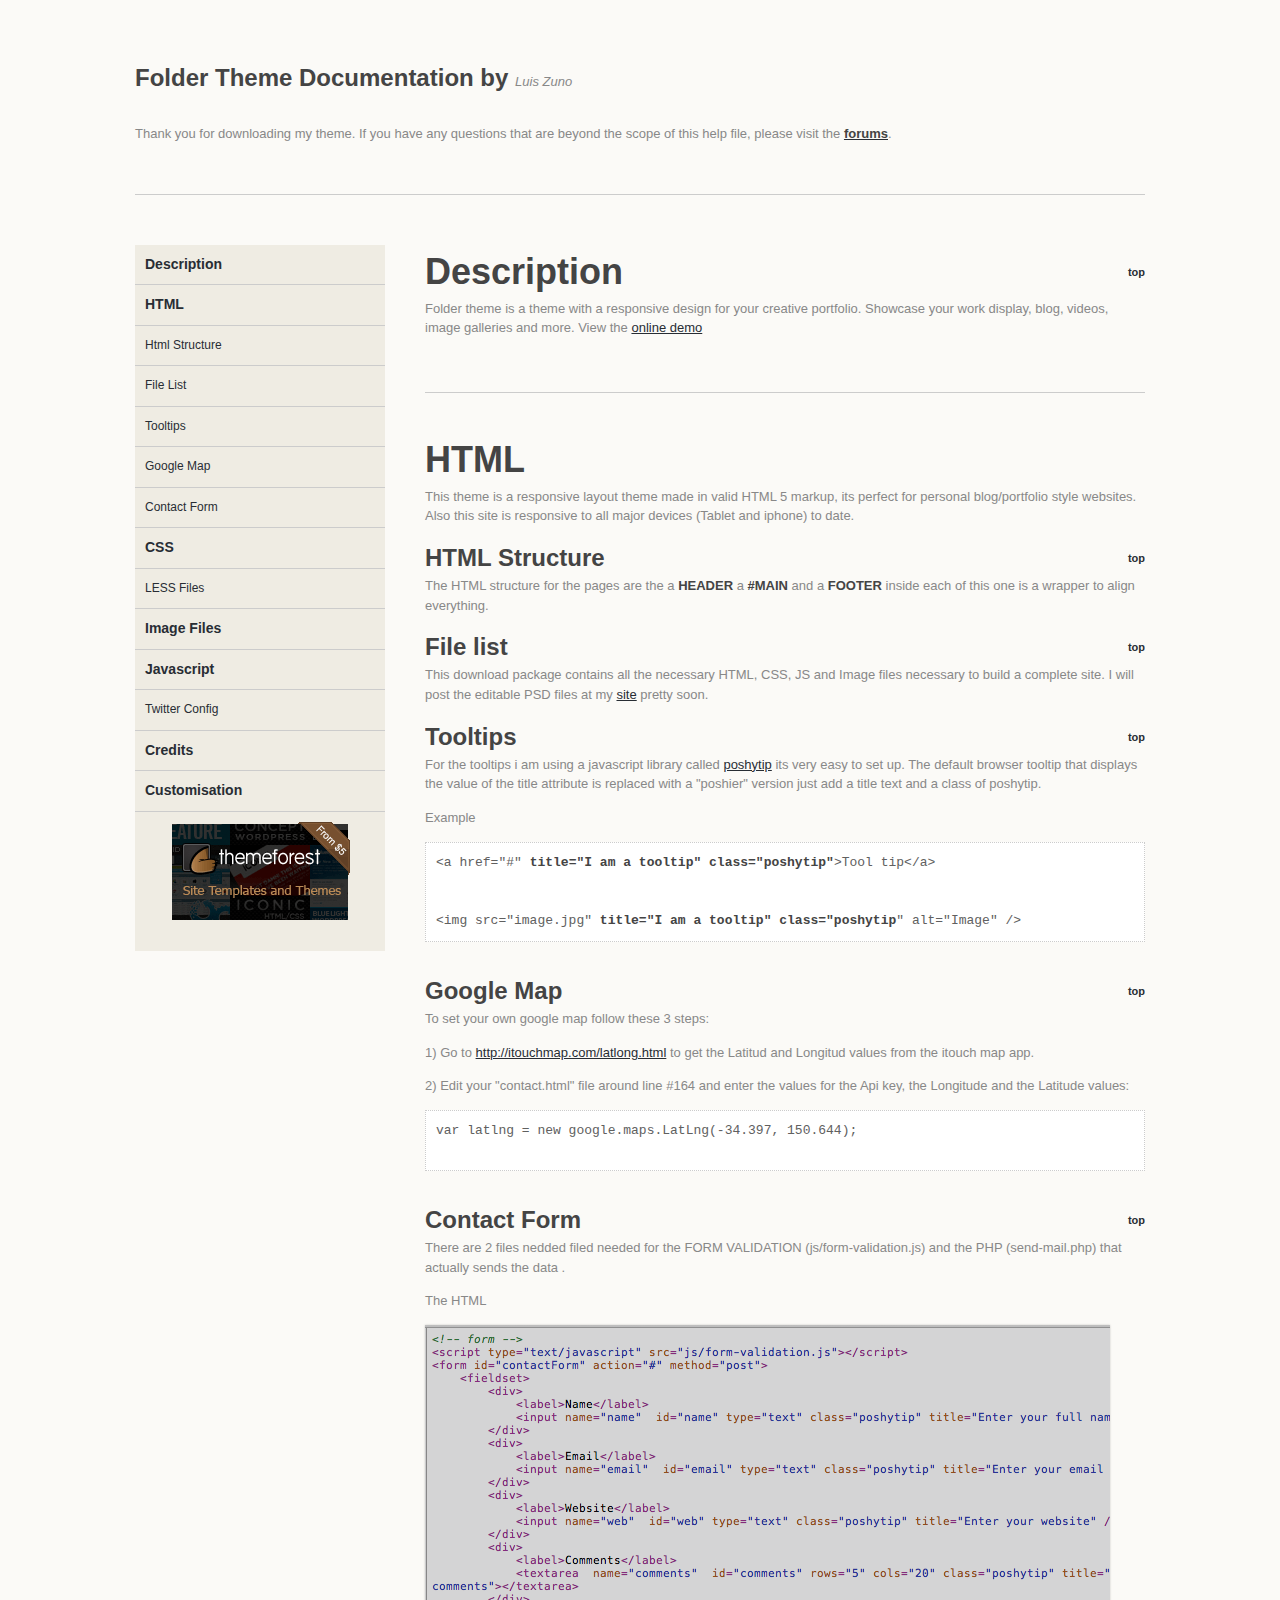
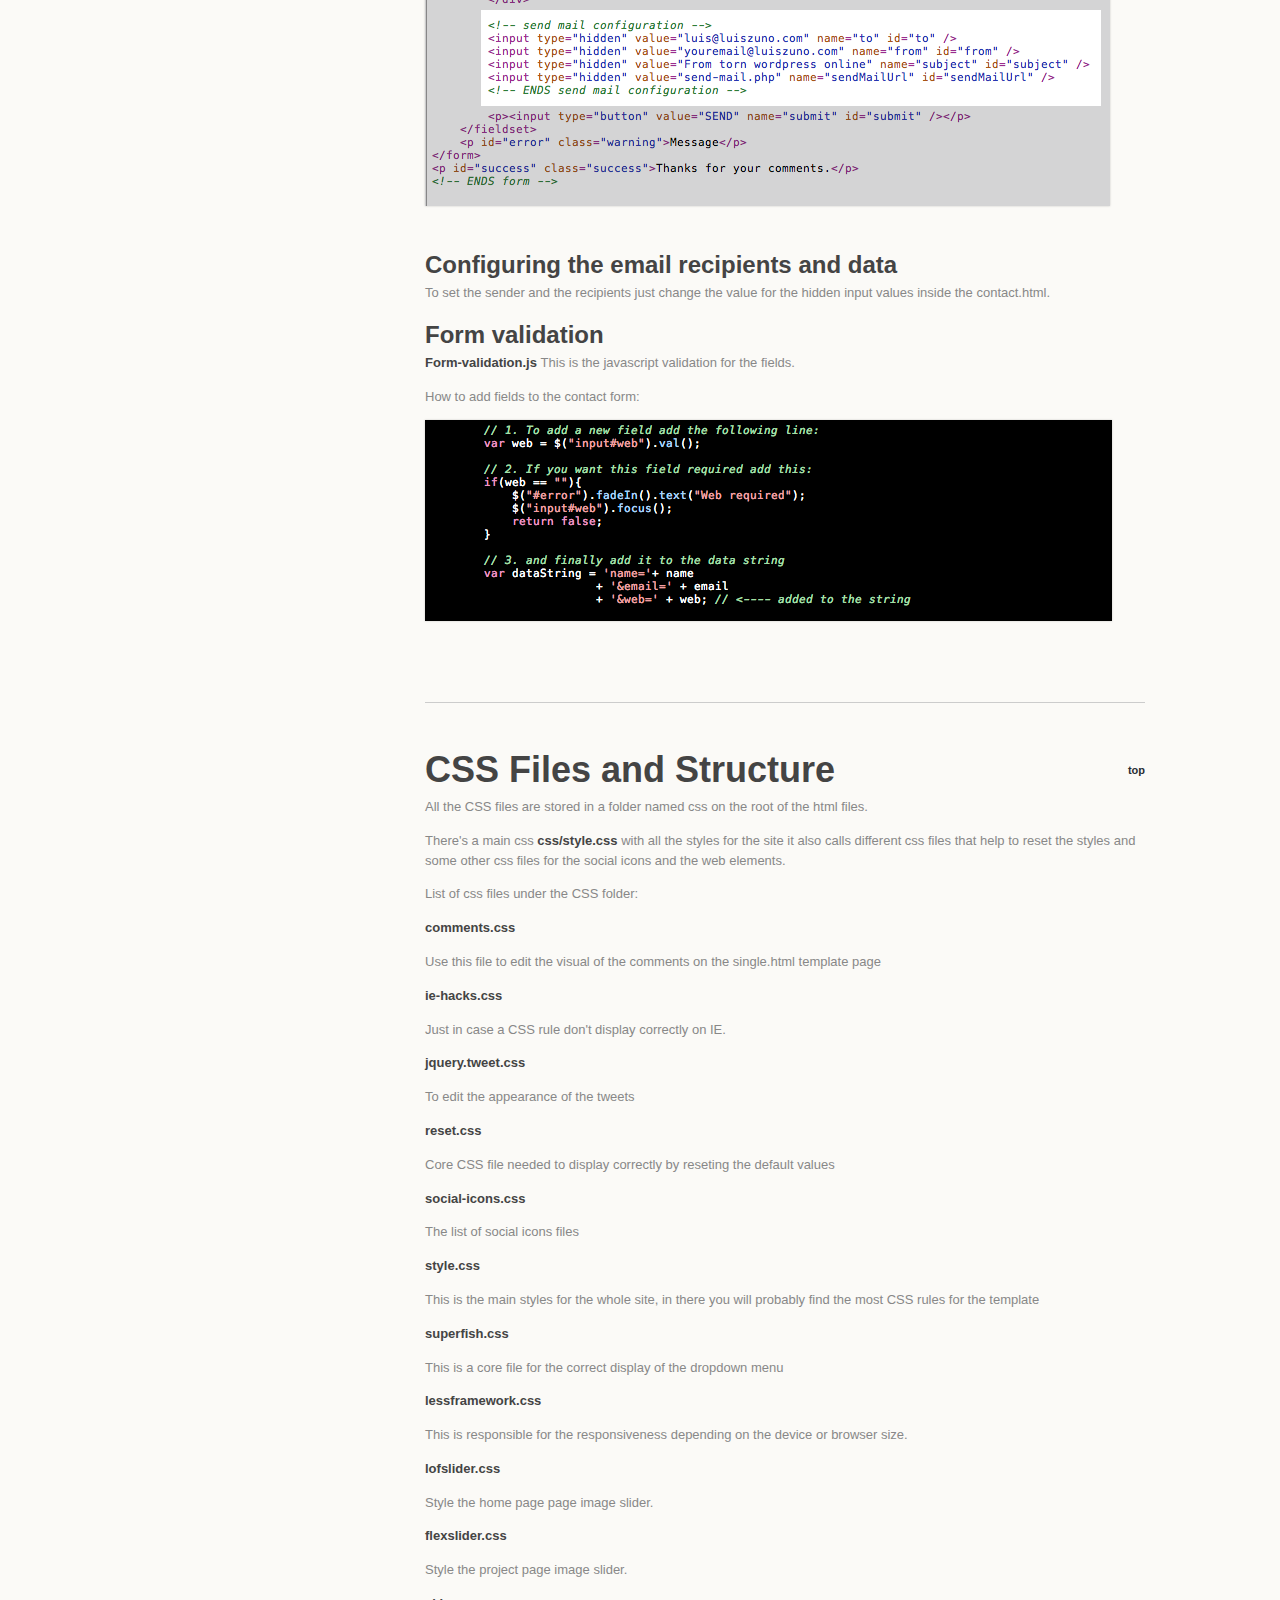
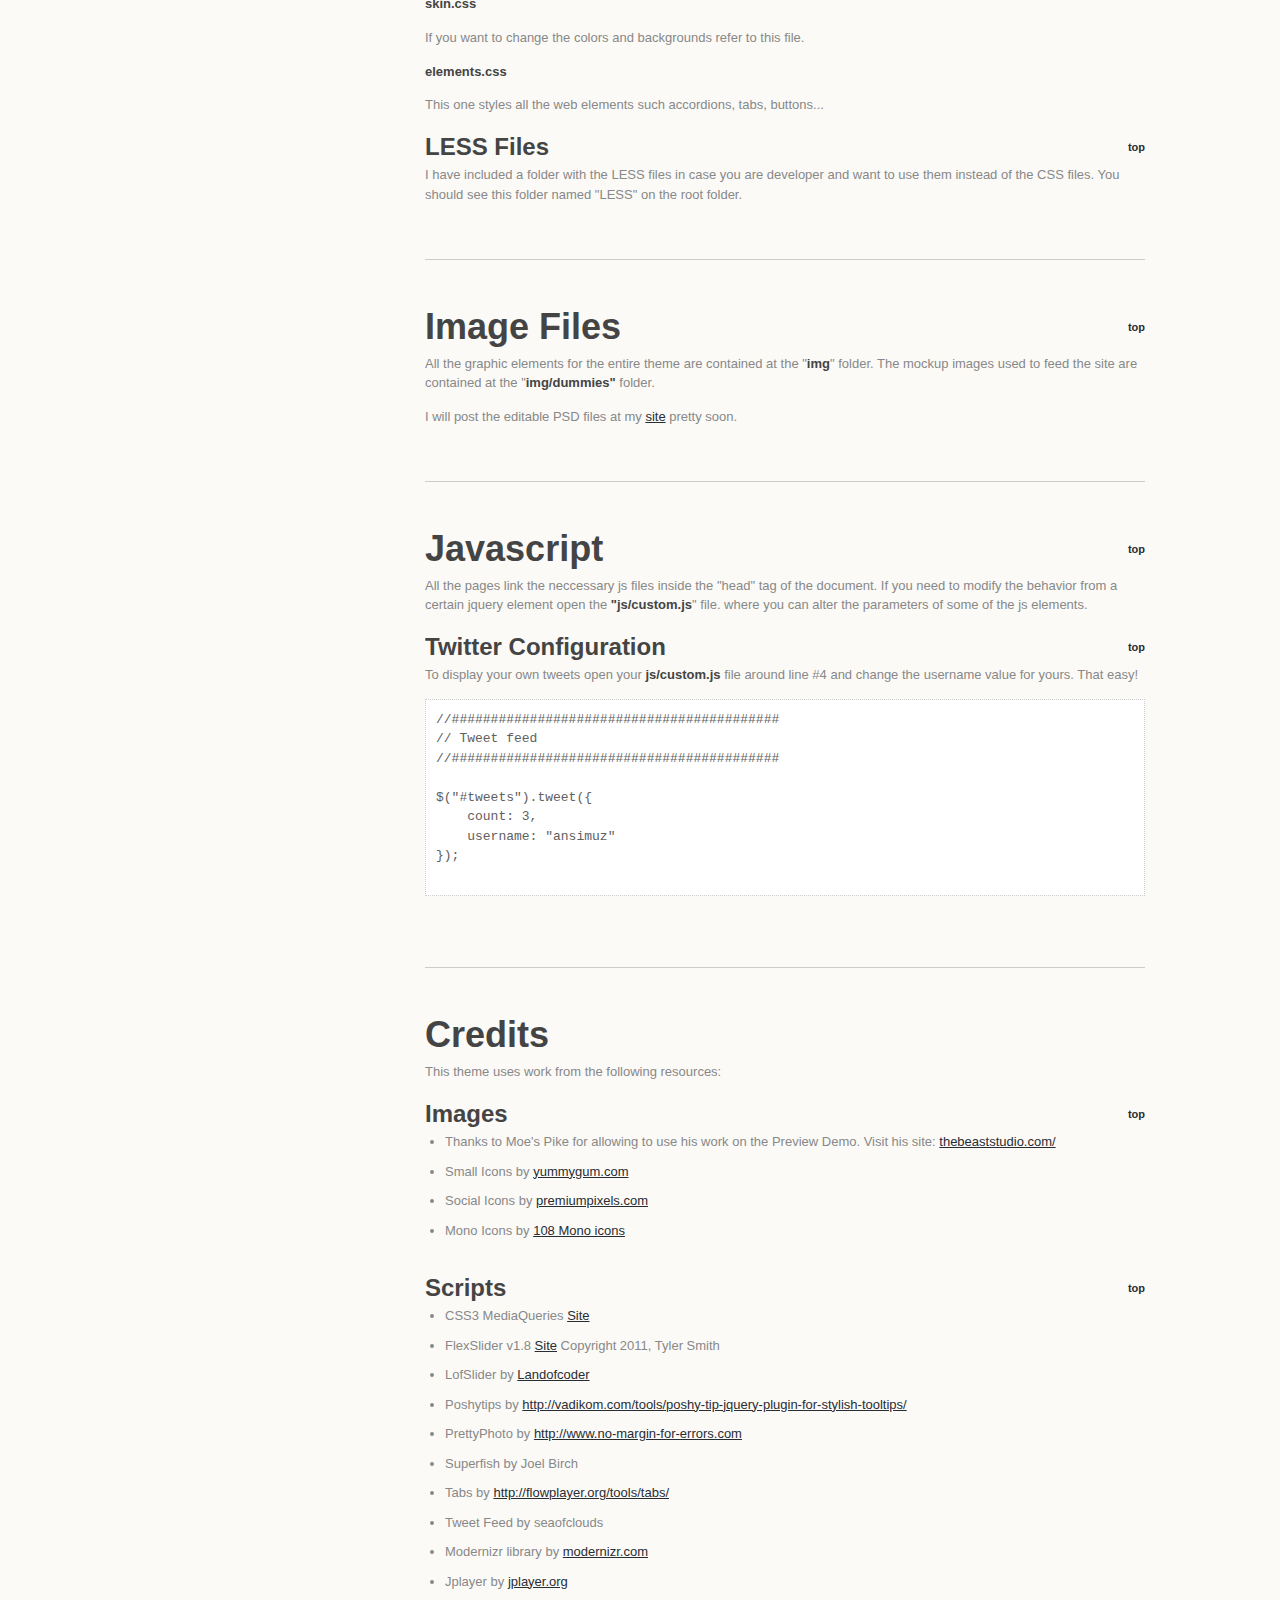
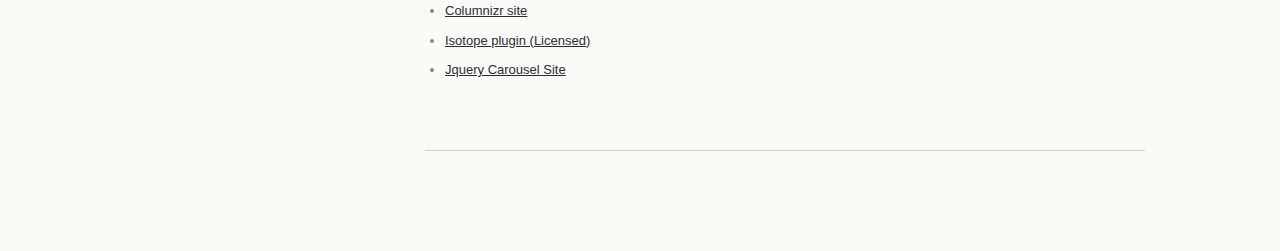
<file: HELP/index.html>
<!doctype html>
<html>

	<head>
		<meta charset="utf-8"/>
		<title>Ansimuz Help File</title>
		
		<!--[if lt IE 9]>
			<script src="http://html5shim.googlecode.com/svn/trunk/html5.js"></script>
		<![endif]-->
		<link rel="stylesheet" media="all" href="assets/css/style.css"/>
		<meta name="viewport" content="width=device-width, initial-scale=1"/>
		<!-- Adding "maximum-scale=1" fixes the Mobile Safari auto-zoom bug: http://filamentgroup.com/examples/iosScaleBug/ -->
		
		
	</head>
	
	<body lang="en">
	
		
		<div id="top" class="wrapper clearfix">
		
			<header>
				<h2>Folder Theme Documentation<span> by <a href="http://www.luiszuno.com">Luis Zuno</a></span></h2>
				
				<div>Thank you for downloading my theme. If you have any questions that are beyond the scope of this help file, please visit the <a href="http://luiszuno.com/free-forums/"><strong>forums</strong></a>.</div>
				
				
			</header>
		
		
			<nav>
				<ul>
					<li><a href="#description">Description</a></li>
						
					<li><a href="#html">HTML</a>
						<ul>
							<li><a href="#structure">Html Structure</a> </li>
							<li><a href="#files">File List</a> </li>
							<li><a href="#tooltips">Tooltips</a> </li>
							<li><a href="#googlemap">Google Map</a> </li>
							<li><a href="#contactform">Contact Form</a></a> </li>
						</ul>
					</li>
					
					<li><a href="#css">CSS</a>
						<ul>
							<li><a href="#less" >LESS Files</a></li>
						</ul>
					</li>
					
					<li><a href="#image">Image Files</a></li>
					
					<li><a href="#javascript">Javascript</a>
						<ul>
							<li><a href="#twitter" >Twitter Config</a></li>
						</ul>
					</li>
					
					<li><a href="#credits">Credits</a></li>
					<li><a href="http://luiszuno.com/blog/tweaky/">Customisation</a></li>
					
					<p align="center"><a href="http://themeforest.net/user/Ansimuz/portfolio?ref=Ansimuz" target="_blank" ><img src="assets/img/tf_180x100_v2.gif" alt="Premium Files" /></a></p>
				</ul>
			</nav>
			
			
		
			<!-- MAIN -->
			<div id="main">	
				
					
				
				
				<!-- GETTING STARTED -->
				<article>
					<h1 class="description" id="start">Description<a class="top" href="#top">top</a></h1>
						
					
					<p>Folder theme is a theme with a responsive design for your creative portfolio. Showcase your work display, blog, videos, image galleries and more.  View the <a href="http://luiszuno.com/themes/folder/">online demo</a></p>
					
				</article>	
				<!-- ENDS GETTING STARTED -->
				
				
				
				
				<!-- HTML -->
				<article>
					<h1 id="html">HTML</h1>	
					<p>This theme is a responsive layout theme made in valid HTML 5 markup, its perfect for personal blog/portfolio style websites. Also this site is responsive to all major devices (Tablet and iphone) to date.</p>
										
					<h2 id="structure">HTML Structure <a class="top" href="#top">top</a></h2>
					<p>The HTML structure for the pages are the a <strong>HEADER</strong> a <strong>#MAIN</strong> and a <strong>FOOTER</strong> inside each of this one is a wrapper to align everything.</p>
					
					<h2 id="files">File list <a class="top" href="#top">top</a></h2>
					<p>This download package contains all the necessary HTML, CSS, JS and Image files necessary to build a complete site. I will post the editable PSD files at my  <a href="http://www.luiszuno.com" >site</a> pretty soon. </p>
					
					<h2 id="tooltips">Tooltips <a class="top" href="#top">top</a></h2>
					<p>For the tooltips i am using a javascript library called <a href="http://vadikom.com/demos/poshytip/" >poshytip</a> its very easy to set up. The default browser tooltip that displays the value of the title attribute is replaced with a "poshier" version just add a title text and a class of poshytip.</p>
					<p>Example</p>
	  <pre>&lt;a href=&quot;#&quot;<strong> title=&quot;I am a tooltip&quot; class=&quot;poshytip&quot;</strong>&gt;Tool tip&lt;/a&gt;
         
         
&lt;img src=&quot;image.jpg&quot; <strong>title=&quot;I am a tooltip&quot; class=&quot;poshytip</strong>&quot; alt=&quot;Image&quot; /&gt;</pre>


					<h2 id="googlemap">Google Map <a class="top" href="#top">top</a></h2>
					<p>To set your own google map follow these 3 steps:</p>
				  <p>1)  Go to <a href="http://itouchmap.com/latlong.html">http://itouchmap.com/latlong.html</a> to get the Latitud and Longitud values from the itouch map app. </p>
				  <p>2) Edit your &quot;contact.html&quot; file around line #164 and enter the values for the Api key, the Longitude and the Latitude values:</p>
				  <pre>
var latlng = new google.maps.LatLng(-34.397, 150.644);
					</pre>
				
				
				
					<h2 id="contactform">Contact Form <a class="top" href="#top">top</a></h2>
					<p> There are 2 files nedded  filed needed for the FORM VALIDATION (js/form-validation.js) and the PHP (send-mail.php) that actually sends the data .</p>
			      <p>The HTML</p>
			      <p><img src="assets/img/contact-html.png"></p>
			      <h2>Configuring the email recipients and data</h2>
			      <p>To set the sender and the recipients just change the value for the hidden
			        input values inside the contact.html.</p>
			     
			      <h2>Form validation</h2>
			      <p><strong>Form-validation.js </strong> This is the
			        javascript validation for the fields.</p>
			      <p>How to add fields to the contact form:</p>
			      <p> <img src="assets/img/field.png"></p>
      
				</article>	
				<!-- ENDS HTML -->
				
				
				
				
				<!-- CSS -->
				<article>
					<h1 id="css">CSS Files and Structure<a class="top" href="#top">top</a></h1>
					<p>All the CSS files are stored in a folder named css on the root of the html files.</p>
					<p>There's a main css <strong>css/style.css</strong> with all the styles for the site it also calls different css files that help to reset the styles and some other css files for the social icons and the web elements. </p>
					
					<p>List of css files under the CSS folder:</p>
					<p><strong>comments.css</strong></p>
					<p>Use this file to edit the visual of the comments on the single.html template page</p>
					<p><strong>ie-hacks.css</strong></p>
					<p>Just in case a CSS rule don't display correctly on IE.</p>
					<p><strong>jquery.tweet.css</strong></p>
					<p>To edit the appearance of the tweets</p>
					<p><strong>reset.css</strong></p>
					<p>Core CSS file needed to display correctly by reseting the default values</p>
					<p><strong>social-icons.css</strong></p>
					<p>The list of social icons files</p>
					<p><strong>style.css</strong></p>
					<p>This is the main styles for the whole site, in there you will probably find the most CSS rules for the template</p>
					<p><strong>superfish.css</strong></p>
					<p>This is a core file for the correct display of the dropdown menu</p>
	  				<p><strong>lessframework.css</strong></p>
					<p>This is responsible for the responsiveness depending on the device or browser size.</p>
					<p><strong>lofslider.css</strong></p>
					<p>Style the home page  page image slider.</p>
					<p><strong>flexslider.css</strong></p>
					<p>Style the project page image slider.</p>
					<p><strong>skin.css</strong></p>
					<p>If you want to change the colors and backgrounds refer to this file.</p>
					<p><strong>elements.css</strong></p>
					<p>This one styles all the web elements such accordions, tabs, buttons...</p>

					
					<h2 id="less">LESS Files<a class="top" href="#top">top</a></h2>
					<p>I have included a folder with the LESS files in case you are developer and want to use them instead of the CSS files. You should see this folder named "LESS" on the root folder.</p>
										
				</article>
				<!-- ENDS CSS -->
				
				
				<!-- IMAGE -->
				<article>
					<h1 id="image">Image Files<a class="top" href="#top">top</a></h1>
					<p>All the graphic elements for the entire theme are contained at the &quot;<strong>img</strong>&quot; folder. The mockup images used to feed the site are contained at the &quot;<strong>img/dummies&quot;</strong> folder.</p>
					
					<p>I will post the editable PSD files at my  <a href="http://www.luiszuno.com" >site</a> pretty soon.</p>
				</article>
				<!-- ENDS IMAGE -->
				
				
				<!-- Javascript -->
				<article>
					<h1 id="javascript">Javascript<a class="top" href="#top">top</a></h1>
					<p>All the pages link the neccessary js files inside the &quot;head&quot; tag of the document. If you need to modify the behavior from a certain jquery element open the <strong>&quot;js/custom.js</strong>&quot; file. where you can alter the parameters of some of the js elements.</p>
					
					
					<h2 id="twitter">Twitter Configuration<a class="top" href="#top">top</a></h2>
					<p>To display your own tweets open your <strong>js/custom.js</strong> file around line #4 and change the username value for yours. That easy!</p>
					<pre>
//##########################################
// Tweet feed
//##########################################

$("#tweets").tweet({
    count: 3,
    username: "ansimuz"
});
					</pre>
					
				</article>
				<!-- ENDS Javascript -->
				
				
				<!-- CREDITS -->
				<article>
					<h1 id="credits">Credits</h1>
					<p>This theme uses work from the following resources: </p>
					
					
					<h2>Images<a class="top" href="#top">top</a></h2>
					<ul class="list">
						<li>Thanks to Moe's Pike for allowing to use his work on the Preview Demo. Visit his site: <a href="http://www.thebeaststudio.com/" >thebeaststudio.com/</a></li>
						<li>Small Icons by <a href="http://www.yummygum.com" >yummygum.com</a></li>
						<li>Social Icons by <a href="http://www.premiumpixels.com" >premiumpixels.com</a></li>
						<li>Mono Icons by <a href="http://www.tutorial9.net/downloads/108-mono-icons-huge-set-of-minimal-icons/" >108 Mono icons</a></li>
						
					</ul>
					
					<h2>Scripts<a class="top" href="#top">top</a></h2>
					<ul class="list">
						<li>CSS3 MediaQueries <a href="http://code.google.com/p/css3-mediaqueries-js/" >Site</a></li>
						<li>FlexSlider v1.8 <a href="http://flex.madebymufffin.com" >Site</a> Copyright 2011, Tyler Smith</li>
						<li>LofSlider by <a href="http://landofcoder.com/demo/jquery/lofslidernews/" >Landofcoder</a></li>
						<li>Poshytips by <a href="http://vadikom.com/tools/poshy-tip-jquery-plugin-for-stylish-tooltips/" >http://vadikom.com/tools/poshy-tip-jquery-plugin-for-stylish-tooltips/</a></li>
						<li>PrettyPhoto by <a href="http://www.no-margin-for-errors.com" >http://www.no-margin-for-errors.com</a></li>
						<li>Superfish by Joel Birch</li>
						<li>Tabs by <a href="http://flowplayer.org/tools/tabs/" >http://flowplayer.org/tools/tabs/</a></li>
						<li>Tweet Feed by seaofclouds</li>
						
						<li>Modernizr library by <a href="http://modernizr.com/" >modernizr.com</a></li>
						<li>Jplayer by <a href="http://www.jplayer.org/" >jplayer.org</a></li>
						
						<li><a href="http://welcome.totheinter.net/columnizer-jquery-plugin/" >Columnizr site</a></li>
						
						<li><a href="http://isotope.metafizzy.co" >Isotope plugin (Licensed)</a></li>

						<li><a href="http://sorgalla.com/jcarousel/" >Jquery Carousel Site</a></li>
						
					</ul>
										
				</article>
				<!-- ENDS CREDITS -->	
				
				
			</div>
			<!-- ENDS MAIN -->
		
		
		</div>
		<!-- ENDS WRAPPER -->
		
			
	</body>
</html>
</file>
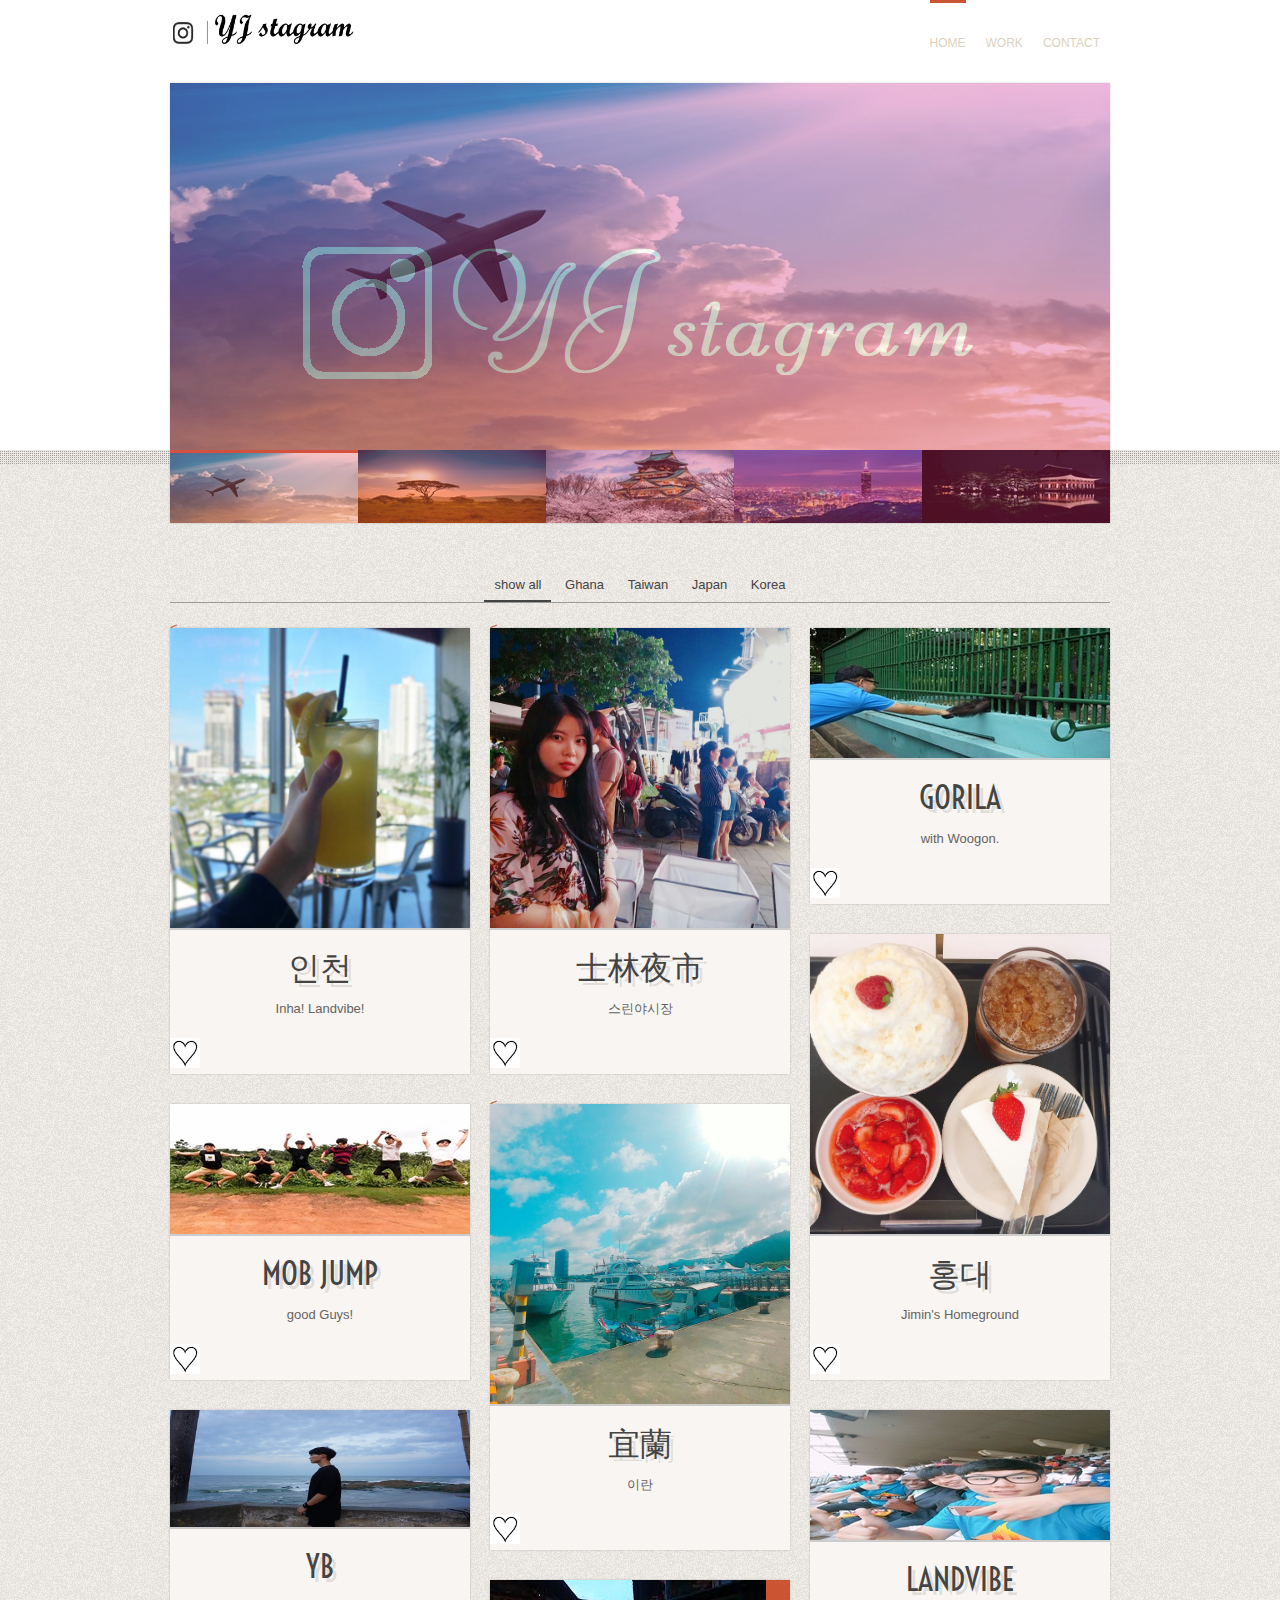
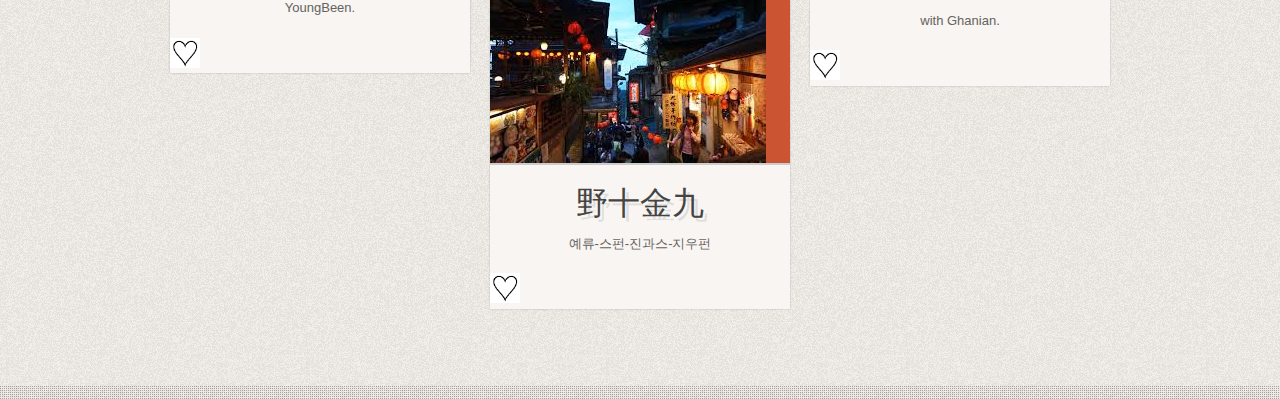
<file: html/index.html>
<!doctype html>


<html class="no-js">

	<head>
		<meta charset="utf-8"/>
		<title>YJ stagram</title>
		 
		<!--[if lt IE 9]>
        <script src="http://html5shim.googlecode.com/svn/trunk/html5.js"></script>
		<![endif]-->
		<link rel="stylesheet" media="all" href="css/style.css"/>
		<meta name="viewport" content="width=device-width, initial-scale=1"/>
		<!-- Adding "maximum-scale=1" fixes the Mobile Safari auto-zoom bug: http://filamentgroup.com/examples/iosScaleBug/ -->		
				
		<!-- JS -->
		<script src="js/jquery-1.7.1.min.js"></script>
		<script src="js/custom.js"></script>
		<script src="js/tabs.js"></script>
		<script src="js/css3-mediaqueries.js"></script>
		<script src="js/jquery.columnizer.min.js"></script>
		
		<!-- Isotope -->
		<script src="js/jquery.isotope.min.js"></script>
		
		<!-- Lof slider -->
		<script src="js/jquery.easing.js"></script>
		<script src="js/lof-slider.js"></script>
		<link rel="stylesheet" href="css/lof-slider.css" media="all"  /> 
		<!-- ENDS slider -->
		
		<!-- Tweet -->
		<link rel="stylesheet" href="css/jquery.tweet.css" media="all"  /> 
		<script src="js/tweet/jquery.tweet.js" ></script> 
		<!-- ENDS Tweet -->
		
		<!-- superfish -->
		<link rel="stylesheet" media="screen" href="css/superfish.css" /> 
		<script  src="js/superfish-1.4.8/js/hoverIntent.js"></script>
		<script  src="js/superfish-1.4.8/js/superfish.js"></script>
		<script  src="js/superfish-1.4.8/js/supersubs.js"></script>
		<!-- ENDS superfish -->
		
		<!-- prettyPhoto -->
		<script  src="js/prettyPhoto/js/jquery.prettyPhoto.js"></script>
		<link rel="stylesheet" href="js/prettyPhoto/css/prettyPhoto.css" media="screen" />
		<!-- ENDS prettyPhoto -->
		
		<!-- poshytip -->
		<link rel="stylesheet" href="js/poshytip-1.1/src/tip-twitter/tip-twitter.css"  />
		<link rel="stylesheet" href="js/poshytip-1.1/src/tip-yellowsimple/tip-yellowsimple.css"  />
		<script  src="js/poshytip-1.1/src/jquery.poshytip.min.js"></script>
		<!-- ENDS poshytip -->
		
		<!-- JCarousel -->
		<script type="text/javascript" src="js/jquery.jcarousel.min.js"></script>
		<link rel="stylesheet" media="screen" href="css/carousel.css" /> 
		<!-- ENDS JCarousel -->
		
		<!-- GOOGLE FONTS -->
		<link href='http://fonts.googleapis.com/css?family=Voltaire' rel='stylesheet' type='text/css'>

		<!-- modernizr -->
		<script src="js/modernizr.js"></script>
		
		<!-- SKIN -->
		<link rel="stylesheet" media="all" href="css/skin.css"/>
		
		<!-- Less framework -->
		<link rel="stylesheet" media="all" href="css/lessframework.css"/>
		
		<!-- flexslider -->
		<link rel="stylesheet" href="css/flexslider.css" >
		<script src="js/jquery.flexslider.js"></script>

	</head>
	
	
	<body class="home">
	
		<!-- HEADER -->
		<header>
			<div class="wrapper cf">
				
				<div id="logo">
					<a href="index.html"><img src="img/main.png" width="188px" height="40px" alt="Simpler"></a>
				</div>
				
				<!-- nav -->
				<ul id="nav" class="sf-menu">
					<li class="current-menu-item"><a href="index.html">HOME</a></li>
					<li><a href="portfolio.html">WORK</a></li>
					<li><a href="contact.html">CONTACT</a></li>
				</ul>
				<div id="combo-holder"></div>
				<!-- ends nav -->
				
				
				<!-- SLIDER -->				
				<div id="home-slider" class="lof-slidecontent">
					
					<div class="preload"><div></div></div>
					
					<!-- slider content --> 
					<div class="main-slider-content" >
					<ul class="sliders-wrap-inner fullwidth">
					    <li class="fullwidth">
					          <img src="img/sararak/airplane_slide.jpg" title="" alt="alt" />
					          <div class="slider-description">

					            <h4>YJ Stagram</h4>

								  <p>Go to trip now !</p>
					            </p>
					         </div>
					    </li>
					    
					    <li>
					          <<img src="img/sararak/ghana_slide.jpg" title="" alt="alt" />
					          <div class="slider-description">
					            <h4>Ghana</h4>
					            <p>In Africa</p>
					         </div>
					    </li>

					    
					    <li>

							<img src="img/sararak/taiwan_slide.jpg" title="" alt="alt" />/>
							<div class="slider-description">
					            <h4>Taiwan</h4>

					            <p>In Asia</p>

					         </div>
					    </li>

						<li>
							<img src="img/sararak/japan_slide.jpg" title="" alt="alt" />
							<div class="slider-description">
								<h4>Japan</h4>
								<p>Sushi</p>
							</div>
						</li>

					    <li>
					          <img src="img/sararak/korea_slide.jpg" title="" alt="alt" />
					          <div class="slider-description">
								  <h4>Korea</h4>
								  <p>The Red Devil</p>
					         </div>
					    </li>
					  </ul>  	
					</div>
					<!-- ENDS slider content --> 
				           
					<!-- slider nav -->
					<div class="navigator-content">
					  <div class="navigator-wrapper">
					        <ul class="navigator-wrap-inner">
					           <li><img src="img/sararak/airplane_slide_thumbs.jpg" alt="alt" /></li>
					           <li><img src="img/sararak/ghana_slide_thumbs.jpg" alt="alt" /></li>
					           <li><img src="img/sararak/japan_slide_thumbs.jpg" alt="alt" /></li>
					           <li><img src="img/sararak/taiwan_slide_thumbs.jpg" alt="alt" /></li>
					           <li><img src="img/sararak/korea_slide_thumbs.jpg" alt="alt" /></li>
					        </ul>
					  </div>
					  <div class="button-next">Next</div>
					  <div  class="button-previous">Previous</div>
					  <!-- REMOVED TILL FIXED <div class="button-control"><span>STOP</span></div> -->
					</div> 
					<!-- slider nav -->
					
					
				          
				 </div> 
				<!-- ENDS SLIDER -->





			</div>
		</header>
		<!-- ENDS HEADER -->
		
		<!-- MAIN -->
		<div id="main">
			<div class="wrapper cf">
			<!-- featured -->
			<div class="home-featured">
			
				<ul id="filter-buttons">
					<li><a href="#" data-filter="*" class="selected">show all</a></li>
					<li><a href="#" data-filter=".web">Ghana</a></li>
					<li><a href="#" data-filter=".print">Taiwan</a></li>
					<li><a href="#" data-filter=".design">Japan</a></li>
					<li><a href="#" data-filter=".photo">Korea</a></li>
				</ul>
				
				<!-- Filter container -->
				<div id="filter-container" class="cf">
						<figure class="photo">
						<a href="project.html" class="thumb"><<img src="img/korea/cafe.jpg" alt="alt" /></a>

						<figcaption>
							<a href="project.html"><h3 class="heading">인천 </h3></a>
							Inha! Landvibe! </figcaption>
							<img width="30" height="30" id="bul"  src="img/heart_before.png"/>
                            <script>
                                $('#bul').on({
                                    'click':function(){
                                        var origsrc = $(this).attr('src');
                                        var src = '';

                                        if(origsrc == 'img/heart_before.png')   {
                                            src = 'img/heart_after.png';
                                        }else{
                                           src = 'img/heart_before.png';
                                        }
                                        $(this).attr('src', src);

                                    }
                                });
                            </script>
					</figure>

					<figure class="print">

						<a href="project.html" class="thumb"><<img src="img/taiwan/KakaoTalk_20171124_001616370.jpg"alt="alt" /></a>
						<figcaption>
							<a href="project.html"><h3 class="heading">士林夜市</h3>
							</a>
							스린야시장
						</figcaption>
							<img width="30" height="30" id="bul2" src="img/heart_before.png"/>
                        <script>
                            $('#bul2').on({
                                'click':function(){
                                    var origsrc = $(this).attr('src');
                                    var src = '';

                                    if(origsrc == 'img/heart_before.png')   {
                                        src = 'img/heart_after.png';
                                    }else{
                                        src = 'img/heart_before.png';
                                    }
                                    $(this).attr('src', src);

                                }
                            });
                        </script>
					</figure>

					
					
					<figure class="web">
						<a href="project.html" class="thumb"><img src="img/dummies/featured/gorila.JPG" alt="alt" /></a>
						<figcaption>
							<a href="project.html" ><h3 class="heading">Gorila</h3></a>
							with Woogon. </figcaption>

						<img width="30" height="30" id="bul3" src="img/heart_before.png"/>
                        <script>
                            $('#bul3').on({
                                'click':function(){
                                    var origsrc = $(this).attr('src');
                                    var src = '';

                                    if(origsrc == 'img/heart_before.png')   {
                                        src = 'img/heart_after.png';
                                    }else{
                                        src = 'img/heart_before.png';
                                    }
                                    $(this).attr('src', src);

                                }
                            });
                        </script>
					</figure>
					
					
					<figure class="photo">
						<a href="project.html" class="thumb"><img src="img/korea/pionee.jpg" alt="alt" /></a>
						<figcaption>
							<a href="project.html" ><h3 class="heading">홍대</h3></a>
							Jimin's Homeground </figcaption>

						<img width="30" height="30" id="bul4"  src="img/heart_before.png"/>
                        <script>
                            $('#bul4').on({
                                'click':function(){
                                    var origsrc = $(this).attr('src');
                                    var src = '';

                                    if(origsrc == 'img/heart_before.png')   {
                                        src = 'img/heart_after.png';
                                    }else{
                                        src = 'img/heart_before.png';
                                    }
                                    $(this).attr('src', src);

                                }
                            });
                        </script>
					</figure>


					<figure class="web">
						<a href="project.html" class="thumb"><img src="img/dummies/featured/mob.jpg" alt="alt" /></a>
						<figcaption>
							<a href="project.html" ><h3 class="heading">Mob jump</h3></a>
							good Guys! </figcaption>

						<img width="30" height="30" id="bul5"  src="img/heart_before.png"/>
                        <script>
                            $('#bul5').on({
                                'click':function(){
                                    var origsrc = $(this).attr('src');
                                    var src = '';

                                    if(origsrc == 'img/heart_before.png')   {
                                        src = 'img/heart_after.png';
                                    }else{
                                        src = 'img/heart_before.png';
                                    }
                                    $(this).attr('src', src);

                                }
                            });
                        </script>
					</figure>
					
					
					<figure class="print">
						<a href="project.html" class="thumb"><<img
								src="img/taiwan/KakaoTalk_20171124_000407069.jpg" alt="alt" /></a>
						<figcaption>
							<a href="project.html" ><h3 class="heading">宜蘭</h3></a>
							이란 </figcaption>

						<img width="30" height="30" id="bul6"  src="img/heart_before.png"/>
                        <script>
                            $('#bul6').on({
                                'click':function(){
                                    var origsrc = $(this).attr('src');
                                    var src = '';

                                    if(origsrc == 'img/heart_before.png')   {
                                        src = 'img/heart_after.png';
                                    }else{
                                        src = 'img/heart_before.png';
                                    }
                                    $(this).attr('src', src);

                                }
                            });
                        </script>
					</figure>
					
					
					<figure class="design">
						<a href="project.html" class="thumb"><img src="img/dummies/featured/yb.jpg" alt="alt" /></a>
						<figcaption>
							<a href="project.html" ><h3 class="heading">YB</h3></a>
							YoungBeen. </figcaption>

						<img width="30" height="30" id="bul7" src="img/heart_before.png"/>
                        <script>
                            $('#bul7').on({
                                'click':function(){
                                    var origsrc = $(this).attr('src');
                                    var src = '';

                                    if(origsrc == 'img/heart_before.png')   {
                                        src = 'img/heart_after.png';
                                    }else{
                                        src = 'img/heart_before.png';
                                    }
                                    $(this).attr('src', src);

                                }
                            });
                        </script>
					</figure>



					<figure class="design">

						<a href="project.html" class="thumb"><img src="img/dummies/featured/lv.jpg" alt="alt" /></a>
						<figcaption>
							<a href="project.html" ><h3 class="heading">Landvibe</h3></a>
							with Ghanian. </figcaption>

						<img width="30" height="30" id="bul8"  src="img/heart_before.png"/>
                        <script>
                            $('#bul8').on({
                                'click':function(){
                                    var origsrc = $(this).attr('src');
                                    var src = '';

                                    if(origsrc == 'img/heart_before.png')   {
                                        src = 'img/heart_after.png';
                                    }else{
                                        src = 'img/heart_before.png';
                                    }
                                    $(this).attr('src', src);

                                }
                            });
                        </script>
					</figure>
					
					
					<figure class="print">
						<a href="project.html" class="thumb"><img src="img/taiwan/ziofun.jpg" alt="alt" /></a>
						<figcaption>
							<a href="project.html" ><h3 class="heading">野十金九</h3></a>
							예류-스펀-진과스-지우펀 </figcaption>

						<img width="30" height="30" id="bul9"  src="img/heart_before.png"/>
                        <script>
                            $('#bul9').on({
                                'click':function(){
                                    var origsrc = $(this).attr('src');
                                    var src = '';

                                    if(origsrc == 'img/heart_before.png')   {
                                        src = 'img/heart_after.png';
                                    }else{
                                        src = 'img/heart_before.png';
                                    }
                                    $(this).attr('src', src);

                                }
                            });
                        </script>
					</figure>
					
				</div><!-- ENDS Filter container -->
				
			</div>
			<!-- ENDS featured -->
			
			
			
			
			</div><!-- ENDS WRAPPER -->
		</div>
		<!-- ENDS MAIN -->
		
		

	</body>
	
	
	
</html>
</file>
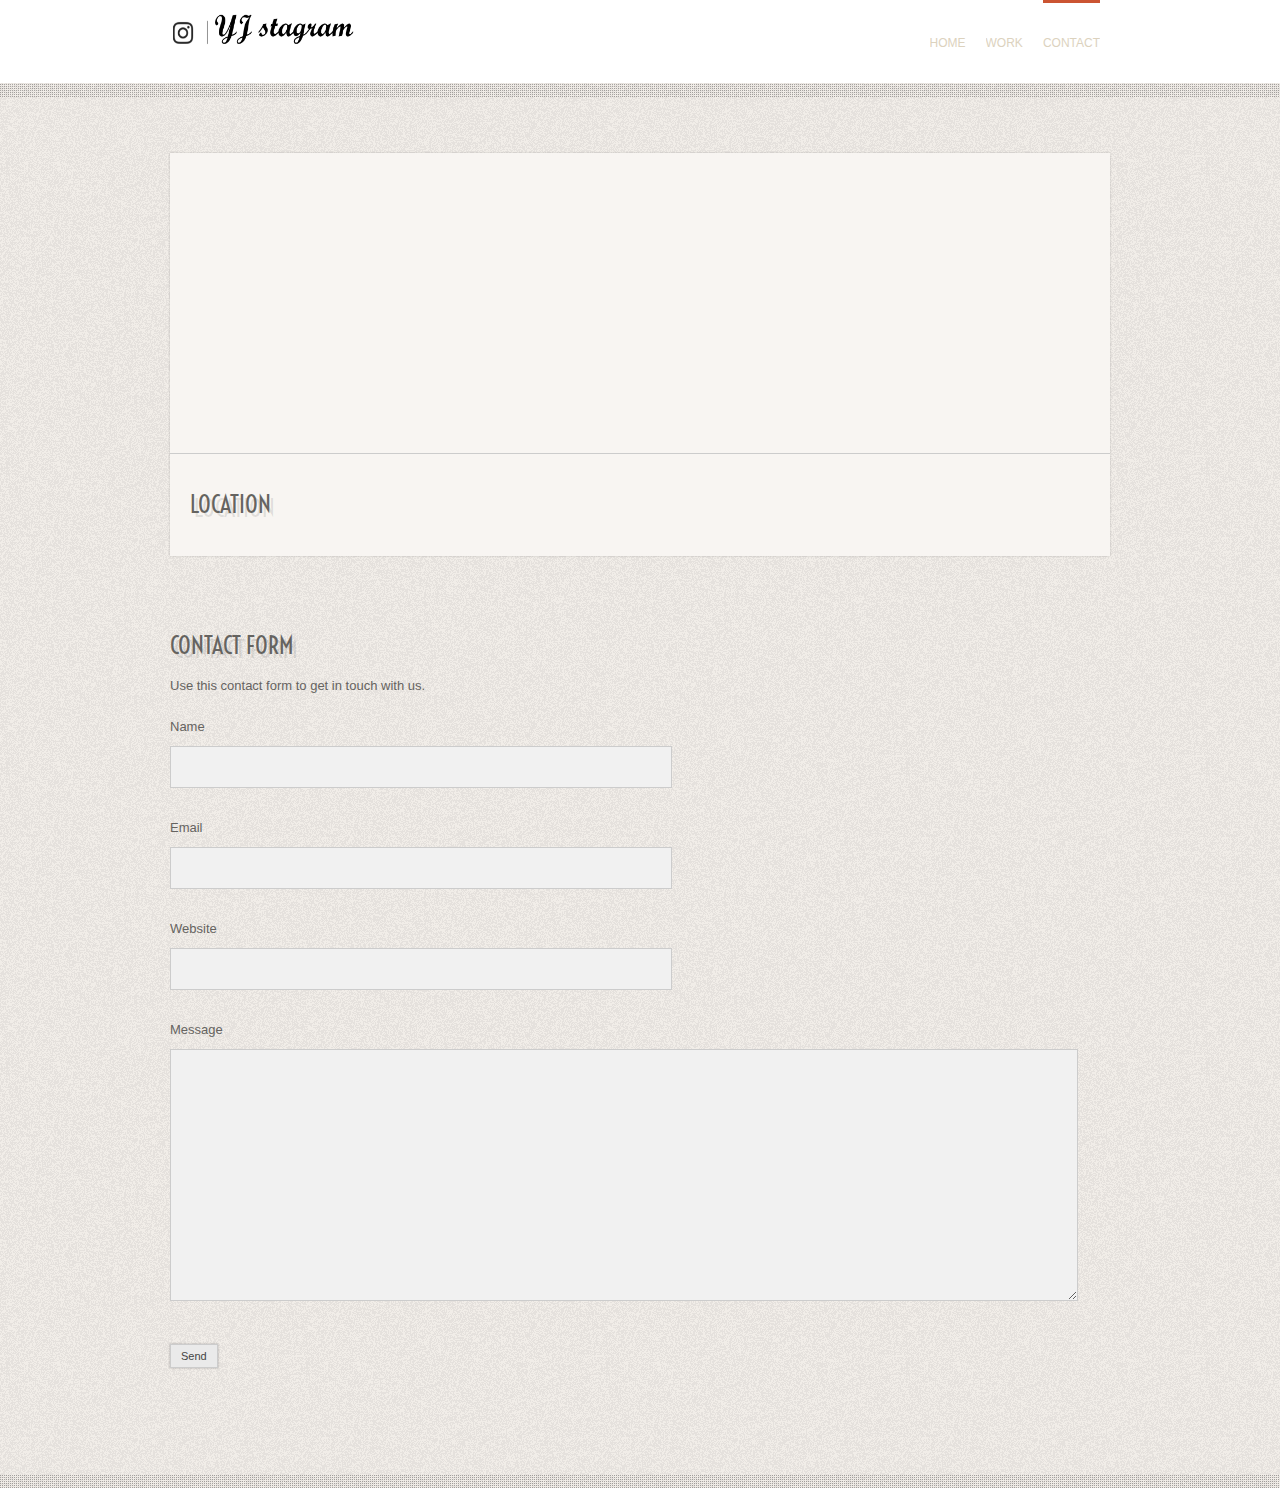
<file: html/contact.html>
<!doctype html> 
<html class="no-js">

	<head>
		<meta charset="utf-8"/>
		<title>YJ stagram</title>
		
		<!--[if lt IE 9]>
			<script src="http://html5shim.googlecode.com/svn/trunk/html5.js"></script>
		<![endif]-->
		<link rel="stylesheet" media="all" href="css/style.css"/>
		<meta name="viewport" content="width=device-width, initial-scale=1"/>
		<!-- Adding "maximum-scale=1" fixes the Mobile Safari auto-zoom bug: http://filamentgroup.com/examples/iosScaleBug/ -->		
				
		<!-- JS -->
		<script src="js/jquery-1.7.1.min.js"></script>
		<script src="js/custom.js"></script>
		<script src="js/tabs.js"></script>
		<script src="js/css3-mediaqueries.js"></script>
		<script src="js/jquery.columnizer.min.js"></script>
		
		<!-- Isotope -->
		<script src="js/jquery.isotope.min.js"></script>
		
		<!-- Lof slider -->
		<script src="js/jquery.easing.js"></script>
		<script src="js/lof-slider.js"></script>
		<link rel="stylesheet" href="css/lof-slider.css" media="all"  /> 
		<!-- ENDS slider -->
		
		<!-- Tweet -->
		<link rel="stylesheet" href="css/jquery.tweet.css" media="all"  /> 
		<script src="js/tweet/jquery.tweet.js" ></script> 
		<!-- ENDS Tweet -->
		
		<!-- superfish -->
		<link rel="stylesheet" media="screen" href="css/superfish.css" /> 
		<script  src="js/superfish-1.4.8/js/hoverIntent.js"></script>
		<script  src="js/superfish-1.4.8/js/superfish.js"></script>
		<script  src="js/superfish-1.4.8/js/supersubs.js"></script>
		<!-- ENDS superfish -->
		
		<!-- prettyPhoto -->
		<script  src="js/prettyPhoto/js/jquery.prettyPhoto.js"></script>
		<link rel="stylesheet" href="js/prettyPhoto/css/prettyPhoto.css" media="screen" />
		<!-- ENDS prettyPhoto -->
		
		<!-- poshytip -->
		<link rel="stylesheet" href="js/poshytip-1.1/src/tip-twitter/tip-twitter.css"  />
		<link rel="stylesheet" href="js/poshytip-1.1/src/tip-yellowsimple/tip-yellowsimple.css"  />
		<script  src="js/poshytip-1.1/src/jquery.poshytip.min.js"></script>
		<!-- ENDS poshytip -->
		
		<!-- JCarousel -->
		<script type="text/javascript" src="js/jquery.jcarousel.min.js"></script>
		<link rel="stylesheet" media="screen" href="css/carousel.css" /> 
		<!-- ENDS JCarousel -->
		
		<!-- GOOGLE FONTS -->
		<link href='http://fonts.googleapis.com/css?family=Voltaire' rel='stylesheet' type='text/css'>

		<!-- modernizr -->
		<script src="js/modernizr.js"></script>
		
		<!-- SKIN -->
		<link rel="stylesheet" media="all" href="css/skin.css"/>
		
		<!-- Less framework -->
		<link rel="stylesheet" media="all" href="css/lessframework.css"/>
		
		<!-- jplayer -->
		<link href="player-skin/jplayer-black-and-yellow.css" rel="stylesheet" type="text/css" />
		<script type="text/javascript" src="js/jquery.jplayer.min.js"></script>
		
		<!-- flexslider -->
		<link rel="stylesheet" href="css/flexslider.css" >
		<script src="js/jquery.flexslider.js"></script>
		
		<!-- reply move form -->
		<script src="js/moveform.js"></script>
		
	</head>
	
	
	<body class="page" onload="">
	
		<!-- HEADER -->
		<header>
			<div class="wrapper cf">
				
				<div id="logo">
					<a href="index.html"><img src="img/main.png" width="188px" height="40px" alt="Simpler"></a>
				</div>
				
				<!-- nav -->
				<ul id="nav" class="sf-menu">
					<li><a href="index.html"><span>HOME</span></a></li>
					</li>
					<li><a href="portfolio.html">WORK</a></li>
					<li  class="current-menu-item"><a href="contact.html">CONTACT</a></li>
				</ul>
				<div id="combo-holder"></div>
				<!-- ends nav -->

			</div>
		</header>
		<!-- ENDS HEADER -->
		
		<!-- MAIN -->
		<div id="main">
			<div class="wrapper cf">
			
			
				
			<!-- page content-->
        	<div id="page-content" class="cf">        	
	        		
	        	
	        	
				
				
				<!-- Map -->
				<script type="text/javascript" src="https://maps.google.com/maps/api/js?sensor=true" ></script>
				<script type="text/javascript">
					function initialize() {
						var latlng = new google.maps.LatLng(-34.397, 150.644);
						var myOptions = {
						  zoom: 8,
						  center: latlng,
						  mapTypeId: google.maps.MapTypeId.ROADMAP
					};
					var map = new google.maps.Map(document.getElementById("map_canvas"),
					    myOptions);
					}
				</script>
				
				<div id="map-holder">
					<div id="map_canvas"></div>
					<div id="map-content">
						<p><h3>LOCATION</h3></p>
	        	
						<p></p>
					</div>
				</div>
				
				<!-- ENDS Map -->
				
				
				<p><h3>CONTACT FORM</h3></p>
				<p>Use this contact form to get in touch with us.</p>
				<!-- form -->
				<script type="text/javascript" src="js/form-validation.js"></script>
				<form id="contactForm" action="#" method="post">
					<fieldset>
														
						<p>
							<label for="name" >Name</label>
							<input name="name"  id="name" type="text" class="form-poshytip" title="Enter your full name" />
						</p>
						
						<p>
							<label for="email" >Email</label>
							<input name="email"  id="email" type="text" class="form-poshytip" title="Enter your email address" />
						</p>
						
						<p>
							<label for="web">Website</label>
							<input name="web"  id="web" type="text" class="form-poshytip" title="Enter your website" />
						</p>
						
						<p>
							<label for="comments">Message</label>
							<textarea  name="comments"  id="comments" rows="5" cols="20" class="form-poshytip" title="Enter your comments"></textarea>
						</p>
						
						<!-- send mail configuration -->
						<input type="hidden" value="your@email.com" name="to" id="to" />
						<input type="hidden" value="ENter the subject here" name="subject" id="subject" />
						<input type="hidden" value="send-mail.php" name="sendMailUrl" id="sendMailUrl" />
						<!-- ENDS send mail configuration -->
						
						<p><input type="button" value="Send" name="submit" id="submit" /> <span id="error" class="warning">Message</span></p>
					</fieldset>
					
				</form>
				<p id="sent-form-msg" class="success">Form data sent. Thanks for your comments.</p>
				<!-- ENDS form -->				
				
    		</div>
    		<!-- ENDS page content-->
			
			
			
			</div><!-- ENDS WRAPPER -->
		</div>
		<!-- ENDS MAIN -->
		

		<!-- Start google map -->
		<script>initialize();</script>
	
	</body>
	
	
	
</html>
</file>
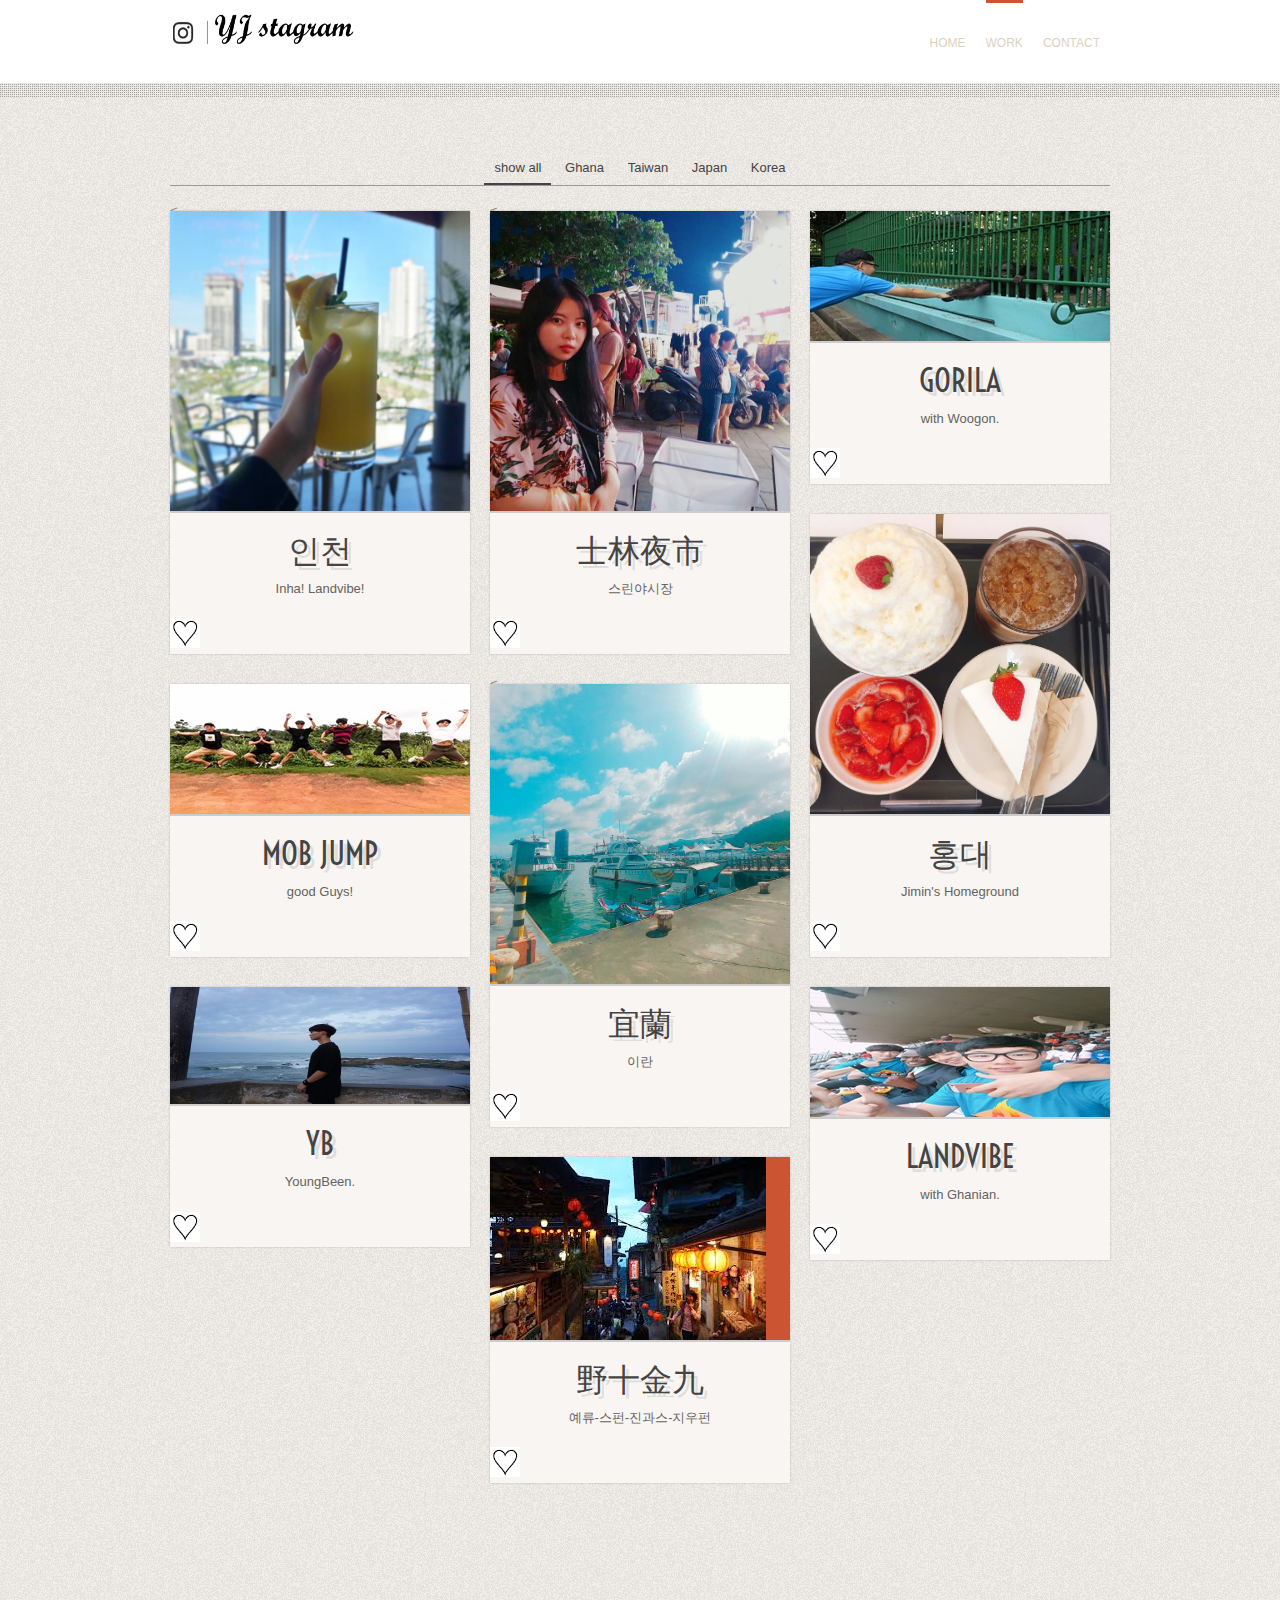
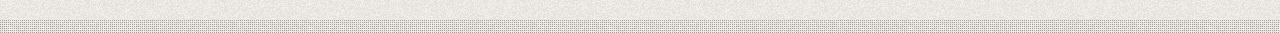
<file: html/portfolio.html>
<!doctype html> 
<html class="no-js">

	<head>
		<meta charset="utf-8"/>
		<title>YJ stagram</title>
		
		<!--[if lt IE 9]>
			<script src="http://html5shim.googlecode.com/svn/trunk/html5.js"></script>
		<![endif]-->
		<link rel="stylesheet" media="all" href="css/style.css"/>
		<meta name="viewport" content="width=device-width, initial-scale=1"/>
		<!-- Adding "maximum-scale=1" fixes the Mobile Safari auto-zoom bug: http://filamentgroup.com/examples/iosScaleBug/ -->		
				
		<!-- JS -->
		<script src="js/jquery-1.7.1.min.js"></script>
		<script src="js/custom.js"></script>
		<script src="js/tabs.js"></script>
		<script src="js/css3-mediaqueries.js"></script>
		<script src="js/jquery.columnizer.min.js"></script>
		
		<!-- Isotope -->
		<script src="js/jquery.isotope.min.js"></script>
		
		<!-- Lof slider -->
		<script src="js/jquery.easing.js"></script>
		<script src="js/lof-slider.js"></script>
		<link rel="stylesheet" href="css/lof-slider.css" media="all"  /> 
		<!-- ENDS slider -->
		
		<!-- Tweet -->
		<link rel="stylesheet" href="css/jquery.tweet.css" media="all"  /> 
		<script src="js/tweet/jquery.tweet.js" ></script> 
		<!-- ENDS Tweet -->
		
		<!-- superfish -->
		<link rel="stylesheet" media="screen" href="css/superfish.css" /> 
		<script  src="js/superfish-1.4.8/js/hoverIntent.js"></script>
		<script  src="js/superfish-1.4.8/js/superfish.js"></script>
		<script  src="js/superfish-1.4.8/js/supersubs.js"></script>
		<!-- ENDS superfish -->
		
		<!-- prettyPhoto -->
		<script  src="js/prettyPhoto/js/jquery.prettyPhoto.js"></script>
		<link rel="stylesheet" href="js/prettyPhoto/css/prettyPhoto.css" media="screen" />
		<!-- ENDS prettyPhoto -->
		
		<!-- poshytip -->
		<link rel="stylesheet" href="js/poshytip-1.1/src/tip-twitter/tip-twitter.css"  />
		<link rel="stylesheet" href="js/poshytip-1.1/src/tip-yellowsimple/tip-yellowsimple.css"  />
		<script  src="js/poshytip-1.1/src/jquery.poshytip.min.js"></script>
		<!-- ENDS poshytip -->
		
		<!-- JCarousel -->
		<script type="text/javascript" src="js/jquery.jcarousel.min.js"></script>
		<link rel="stylesheet" media="screen" href="css/carousel.css" /> 
		<!-- ENDS JCarousel -->
		
		<!-- GOOGLE FONTS -->
		<link href='http://fonts.googleapis.com/css?family=Voltaire' rel='stylesheet' type='text/css'>

		<!-- modernizr -->
		<script src="js/modernizr.js"></script>
		
		<!-- SKIN -->
		<link rel="stylesheet" media="all" href="css/skin.css"/>
		
		<!-- Less framework -->
		<link rel="stylesheet" media="all" href="css/lessframework.css"/>
		
		<!-- jplayer -->
		<link href="player-skin/jplayer-black-and-yellow.css" rel="stylesheet" type="text/css" />
		<script type="text/javascript" src="js/jquery.jplayer.min.js"></script>
		
		<!-- flexslider -->
		<link rel="stylesheet" href="css/flexslider.css" >
		<script src="js/jquery.flexslider.js"></script>
		
	</head>
	
	
	<body>
	
		<!-- HEADER -->
		<header>
			<div class="wrapper cf">
				
				<div id="logo">
					<a href="index.html"><img src="img/main.png" width="188px" height="40px" alt="Simpler"></a>
				</div>
				
				<!-- nav -->
				<ul id="nav" class="sf-menu">
					<li><a href="index.html"><span>HOME</span></a></li>

					<li class="current-menu-item"><a href="portfolio.html">WORK</a></li>
					<li><a href="contact.html">CONTACT</a></li>
				</ul>
				<div id="combo-holder"></div>
				<!-- ends nav -->

			</div>
		</header>
		<!-- ENDS HEADER -->
		
		<!-- MAIN -->
		<div id="main">
			<div class="wrapper cf">
			
			
			
			
			
				
			<!-- portfolio content-->
        	<div id="portfolio-content" class="cf">        	
				
				
				
				<ul id="filter-buttons">
					<li><a href="#" data-filter="*" class="selected">show all</a></li>
					<li><a href="#" data-filter=".web">Ghana</a></li>
					<li><a href="#" data-filter=".print">Taiwan</a></li>
					<li><a href="#" data-filter=".design">Japan</a></li>
					<li><a href="#" data-filter=".photo">Korea</a></li>
				</ul>
				
				<!-- Filter container -->
				<div id="filter-container" class="cf">
					<figure class="photo">
						<a href="project.html" class="thumb"><<img src="img/korea/cafe.jpg" alt="alt" /></a>

						<figcaption>
							<a href="project.html"><h3 class="heading">인천 </h3></a>
							Inha! Landvibe! </figcaption>
						<img width="30" height="30" id="bul"  src="img/heart_before.png"/>
						<script>
                            $('#bul').on({
                                'click':function(){
                                    var origsrc = $(this).attr('src');
                                    var src = '';

                                    if(origsrc == 'img/heart_before.png')   {
                                        src = 'img/heart_after.png';
                                    }else{
                                        src = 'img/heart_before.png';
                                    }
                                    $(this).attr('src', src);

                                }
                            });
						</script>
					</figure>

					<figure class="print">

						<a href="project.html" class="thumb"><<img src="img/taiwan/KakaoTalk_20171124_001616370.jpg"alt="alt" /></a>
						<figcaption>
							<a href="project.html"><h3 class="heading">士林夜市</h3>
							</a>
							스린야시장
						</figcaption>
						<img width="30" height="30" id="bul2" src="img/heart_before.png"/>
						<script>
                            $('#bul2').on({
                                'click':function(){
                                    var origsrc = $(this).attr('src');
                                    var src = '';

                                    if(origsrc == 'img/heart_before.png')   {
                                        src = 'img/heart_after.png';
                                    }else{
                                        src = 'img/heart_before.png';
                                    }
                                    $(this).attr('src', src);

                                }
                            });
						</script>
					</figure>



					<figure class="web">
						<a href="project.html" class="thumb"><img src="img/dummies/featured/gorila.JPG" alt="alt" /></a>
						<figcaption>
							<a href="project.html" ><h3 class="heading">Gorila</h3></a>
							with Woogon. </figcaption>

						<img width="30" height="30" id="bul3" src="img/heart_before.png"/>
						<script>
                            $('#bul3').on({
                                'click':function(){
                                    var origsrc = $(this).attr('src');
                                    var src = '';

                                    if(origsrc == 'img/heart_before.png')   {
                                        src = 'img/heart_after.png';
                                    }else{
                                        src = 'img/heart_before.png';
                                    }
                                    $(this).attr('src', src);

                                }
                            });
						</script>
					</figure>


					<figure class="photo">
						<a href="project.html" class="thumb"><img src="img/korea/pionee.jpg" alt="alt" /></a>
						<figcaption>
							<a href="project.html" ><h3 class="heading">홍대</h3></a>
							Jimin's Homeground </figcaption>

						<img width="30" height="30" id="bul4"  src="img/heart_before.png"/>
						<script>
                            $('#bul4').on({
                                'click':function(){
                                    var origsrc = $(this).attr('src');
                                    var src = '';

                                    if(origsrc == 'img/heart_before.png')   {
                                        src = 'img/heart_after.png';
                                    }else{
                                        src = 'img/heart_before.png';
                                    }
                                    $(this).attr('src', src);

                                }
                            });
						</script>
					</figure>


					<figure class="web">
						<a href="project.html" class="thumb"><img src="img/dummies/featured/mob.jpg" alt="alt" /></a>
						<figcaption>
							<a href="project.html" ><h3 class="heading">Mob jump</h3></a>
							good Guys! </figcaption>

						<img width="30" height="30" id="bul5"  src="img/heart_before.png"/>
						<script>
                            $('#bul5').on({
                                'click':function(){
                                    var origsrc = $(this).attr('src');
                                    var src = '';

                                    if(origsrc == 'img/heart_before.png')   {
                                        src = 'img/heart_after.png';
                                    }else{
                                        src = 'img/heart_before.png';
                                    }
                                    $(this).attr('src', src);

                                }
                            });
						</script>
					</figure>


					<figure class="print">
						<a href="project.html" class="thumb"><<img
								src="img/taiwan/KakaoTalk_20171124_000407069.jpg" alt="alt" /></a>
						<figcaption>
							<a href="project.html" ><h3 class="heading">宜蘭</h3></a>
							이란 </figcaption>

						<img width="30" height="30" id="bul6"  src="img/heart_before.png"/>
						<script>
                            $('#bul6').on({
                                'click':function(){
                                    var origsrc = $(this).attr('src');
                                    var src = '';

                                    if(origsrc == 'img/heart_before.png')   {
                                        src = 'img/heart_after.png';
                                    }else{
                                        src = 'img/heart_before.png';
                                    }
                                    $(this).attr('src', src);

                                }
                            });
						</script>
					</figure>


					<figure class="design">
						<a href="project.html" class="thumb"><img src="img/dummies/featured/yb.jpg" alt="alt" /></a>
						<figcaption>
							<a href="project.html" ><h3 class="heading">YB</h3></a>
							YoungBeen. </figcaption>

						<img width="30" height="30" id="bul7" src="img/heart_before.png"/>
						<script>
                            $('#bul7').on({
                                'click':function(){
                                    var origsrc = $(this).attr('src');
                                    var src = '';

                                    if(origsrc == 'img/heart_before.png')   {
                                        src = 'img/heart_after.png';
                                    }else{
                                        src = 'img/heart_before.png';
                                    }
                                    $(this).attr('src', src);

                                }
                            });
						</script>
					</figure>



					<figure class="design">

						<a href="project.html" class="thumb"><img src="img/dummies/featured/lv.jpg" alt="alt" /></a>
						<figcaption>
							<a href="project.html" ><h3 class="heading">Landvibe</h3></a>
							with Ghanian. </figcaption>

						<img width="30" height="30" id="bul8"  src="img/heart_before.png"/>
						<script>
                            $('#bul8').on({
                                'click':function(){
                                    var origsrc = $(this).attr('src');
                                    var src = '';

                                    if(origsrc == 'img/heart_before.png')   {
                                        src = 'img/heart_after.png';
                                    }else{
                                        src = 'img/heart_before.png';
                                    }
                                    $(this).attr('src', src);

                                }
                            });
						</script>
					</figure>


					<figure class="print">
						<a href="project.html" class="thumb"><img src="img/taiwan/ziofun.jpg" alt="alt" /></a>
						<figcaption>
							<a href="project.html" ><h3 class="heading">野十金九</h3></a>
							예류-스펀-진과스-지우펀 </figcaption>

						<img width="30" height="30" id="bul9"  src="img/heart_before.png"/>
						<script>
                            $('#bul9').on({
                                'click':function(){
                                    var origsrc = $(this).attr('src');
                                    var src = '';

                                    if(origsrc == 'img/heart_before.png')   {
                                        src = 'img/heart_after.png';
                                    }else{
                                        src = 'img/heart_before.png';
                                    }
                                    $(this).attr('src', src);

                                }
                            });
						</script>
					</figure>

				</div><!-- ENDS Filter container -->
				
			</div>
			<!-- ENDS featured -->
										
				
			
			
			
			</div><!-- ENDS WRAPPER -->
			
		</div>
		<!-- ENDS MAIN -->
		

		
	</body>
	
	
	
</html>
</file>
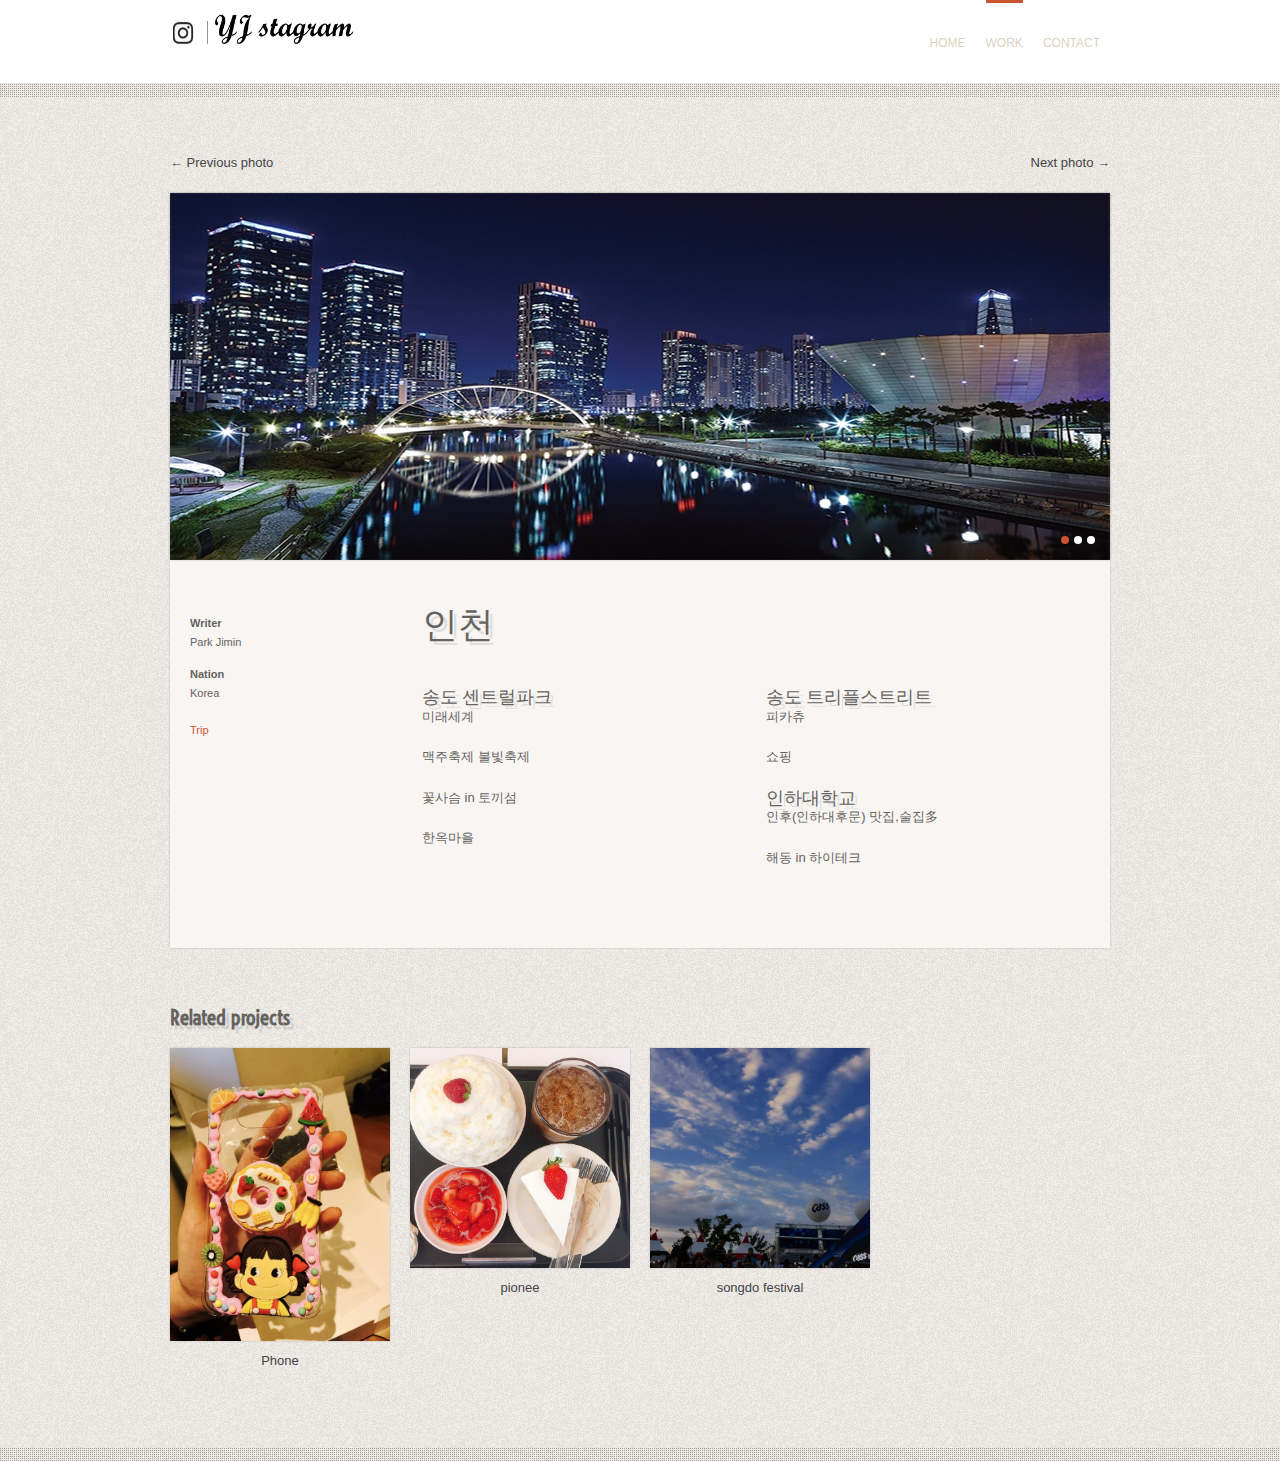
<file: html/project.html>
<!doctype html> 
<html class="no-js">

	<head>
		<meta charset="utf-8"/>
		<title>YJ Stagram</title>
		
		<!--[if lt IE 9]>
			<script src="http://html5shim.googlecode.com/svn/trunk/html5.js"></script>
		<![endif]-->
		<link rel="stylesheet" media="all" href="css/style.css"/>
		<meta name="viewport" content="width=device-width, initial-scale=1"/>
		<!-- Adding "maximum-scale=1" fixes the Mobile Safari auto-zoom bug: http://filamentgroup.com/examples/iosScaleBug/ -->		
				
		<!-- JS -->
		<script src="js/jquery-1.7.1.min.js"></script>
		<script src="js/custom.js"></script>
		<script src="js/tabs.js"></script>
		<script src="js/css3-mediaqueries.js"></script>
		<script src="js/jquery.columnizer.min.js"></script>
		
		<!-- Isotope -->
		<script src="js/jquery.isotope.min.js"></script>
		
		<!-- Lof slider -->
		<script src="js/jquery.easing.js"></script>
		<script src="js/lof-slider.js"></script>
		<link rel="stylesheet" href="css/lof-slider.css" media="all"  /> 
		<!-- ENDS slider -->
		
		<!-- Tweet -->
		<link rel="stylesheet" href="css/jquery.tweet.css" media="all"  /> 
		<script src="js/tweet/jquery.tweet.js" ></script> 
		<!-- ENDS Tweet -->
		
		<!-- superfish -->
		<link rel="stylesheet" media="screen" href="css/superfish.css" /> 
		<script  src="js/superfish-1.4.8/js/hoverIntent.js"></script>
		<script  src="js/superfish-1.4.8/js/superfish.js"></script>
		<script  src="js/superfish-1.4.8/js/supersubs.js"></script>
		<!-- ENDS superfish -->
		
		<!-- prettyPhoto -->
		<script  src="js/prettyPhoto/js/jquery.prettyPhoto.js"></script>
		<link rel="stylesheet" href="js/prettyPhoto/css/prettyPhoto.css" media="screen" />
		<!-- ENDS prettyPhoto -->
		
		<!-- poshytip -->
		<link rel="stylesheet" href="js/poshytip-1.1/src/tip-twitter/tip-twitter.css"  />
		<link rel="stylesheet" href="js/poshytip-1.1/src/tip-yellowsimple/tip-yellowsimple.css"  />
		<script  src="js/poshytip-1.1/src/jquery.poshytip.min.js"></script>
		<!-- ENDS poshytip -->
		
		<!-- JCarousel -->
		<script type="text/javascript" src="js/jquery.jcarousel.min.js"></script>
		<link rel="stylesheet" media="screen" href="css/carousel.css" /> 
		<!-- ENDS JCarousel -->
		
		<!-- GOOGLE FONTS -->
		<link href='http://fonts.googleapis.com/css?family=Voltaire' rel='stylesheet' type='text/css'>

		<!-- modernizr -->
		<script src="js/modernizr.js"></script>
		
		<!-- SKIN -->
		<link rel="stylesheet" media="all" href="css/skin.css"/>
		
		<!-- Less framework -->
		<link rel="stylesheet" media="all" href="css/lessframework.css"/>
		
		<!-- jplayer -->
		<link href="player-skin/jplayer-black-and-yellow.css" rel="stylesheet" type="text/css" />
		<script type="text/javascript" src="js/jquery.jplayer.min.js"></script>
		
		<!-- flexslider -->
		<link rel="stylesheet" href="css/flexslider.css" >
		<script src="js/jquery.flexslider.js"></script>
		
		
	</head>
	
	
	<body>
	
		<!-- HEADER -->
		<header>
			<div class="wrapper cf">
				
				<div id="logo">
					<a href="index.html"><img src="img/main.png" width="188px" height="40px" alt="Simpler"></a>
				</div>
				
				<!-- nav -->
				<ul id="nav" class="sf-menu">
					<li><a href="index.html"><span>HOME</span></a></li>

					<li class="current-menu-item"><a href="portfolio.html">WORK</a></li>
					<li><a href="contact.html">CONTACT</a></li>
				</ul>
				<div id="combo-holder"></div>
				<!-- ends nav -->

			</div>
		</header>
		<!-- ENDS HEADER -->
		
		<!-- MAIN -->
		<div id="main">
			<div class="wrapper cf">
			
			
				
			<!-- portfolio content-->
        	<div id="portfolio-content" class="cf">        	
				
				
				
				
				<!-- project pager -->
				<div class="project-pager cf">
					<a class="previous-project" href="#">&#8592; Previous photo</a>
					<a class="next-project" href="#">Next photo &#8594;</a>
				</div>
				<!-- ENDS project pager -->
					
					
					<!-- project box -->
				<div id="project-box" class="cf">
				
				
					
				
				
					<!-- slider -->
					<div class="project-slider">
				        <div class="flexslider">
						  <ul class="slides">
						    <li>

								<img src="img/korea/송도센트럴파크.jpg" alt="alt text" />
						    </li>
						    <li>
						      <img src="img/korea/송도트리플스트리트.jpg" alt="alt text" />
						    </li>
						    <li>
						      <img src="img/korea/인하대학교.jpg" alt="alt text" />

						    </li>
						  </ul>
						</div>
					</div>
		        	<!-- ENDS slider -->


					<div class="info">
	        			<p><strong>Writer </strong> Park Jimin</p>

	        			<p><strong>Nation </strong> Korea</p>
	        			<p><a href="http://www.luiszuno.com" class="launch" >Trip</a></p>

	        		</div>
	        		
	        		<!-- entry-content -->
	        		<div class="entry-content">
	        		
	        			<h2 class="heading">인천</h2>
	        			
	        			<div class="multicolumn">


							<h5>송도 센트럴파크</h5>
							<p>미래세계</p>
							<p>맥주축제 불빛축제</p>
							<p>꽃사슴 in 토끼섬</p>
							<p>한옥마을</p>
							<br>
							<br>
							<h5>송도 트리플스트리트</h5>
							<p>피카츄</p>
							<p>쇼핑</p>
							<h5>인하대학교</h5>
							<p>인후(인하대후문) 맛집,술집多</p>
							<p>해동 in 하이테크</p>

	        			</div>
	        		</div>
	        		<!-- ENDS entry content -->
	        		
	        	</div>
		    	<!-- ENDS project box -->
					
					
				<!-- related -->
				<div class="related-projects">
					<h4 class="related-heading">Related projects</h4>
					<div class="related-list cf">
						<figure>
							<a href="#" class="thumb"><img src="img/korea/phone.jpg" alt="Alt text" /></a>
							<a href="single.html" class="heading">Phone</a>
						</figure>
						
						<figure>
							<a href="#" class="thumb"><img src="img/korea/pionee.jpg" alt="Alt text" /></a>
							<a href="single.html" class="heading">pionee</a>
						</figure>
						
						<figure> 
							<a href="#" class="thumb"><img src="img/korea/songdo festival.jpg" alt="Alt text" /></a>
							<a href="single.html" class="heading">songdo festival</a>
						</figure>

						
					</div>
				</div>
				<!-- ENDS related -->
									
				
    		</div>
    		<!-- ENDS portfolio content-->
			
			
			
			</div><!-- ENDS WRAPPER -->
		</div>
		<!-- ENDS MAIN -->
		
	</body>
	
	
	
</html>
</file>
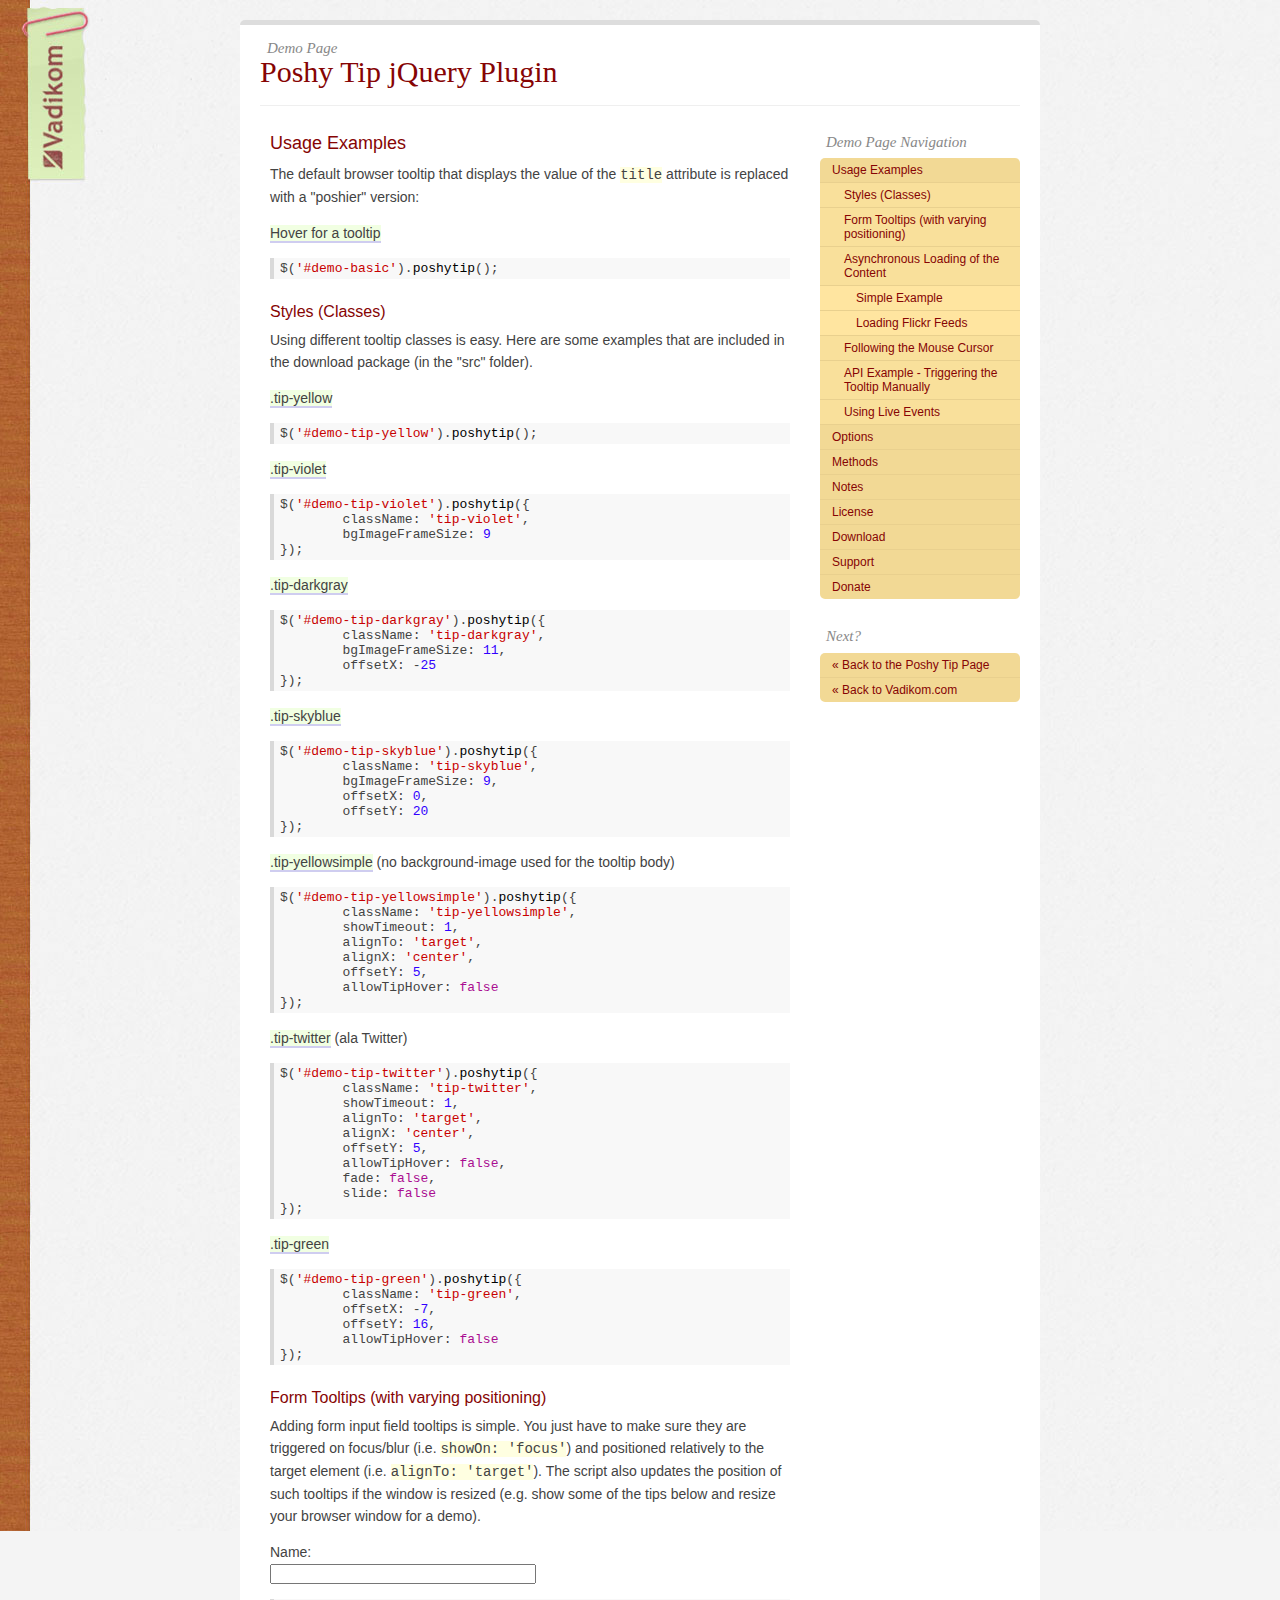
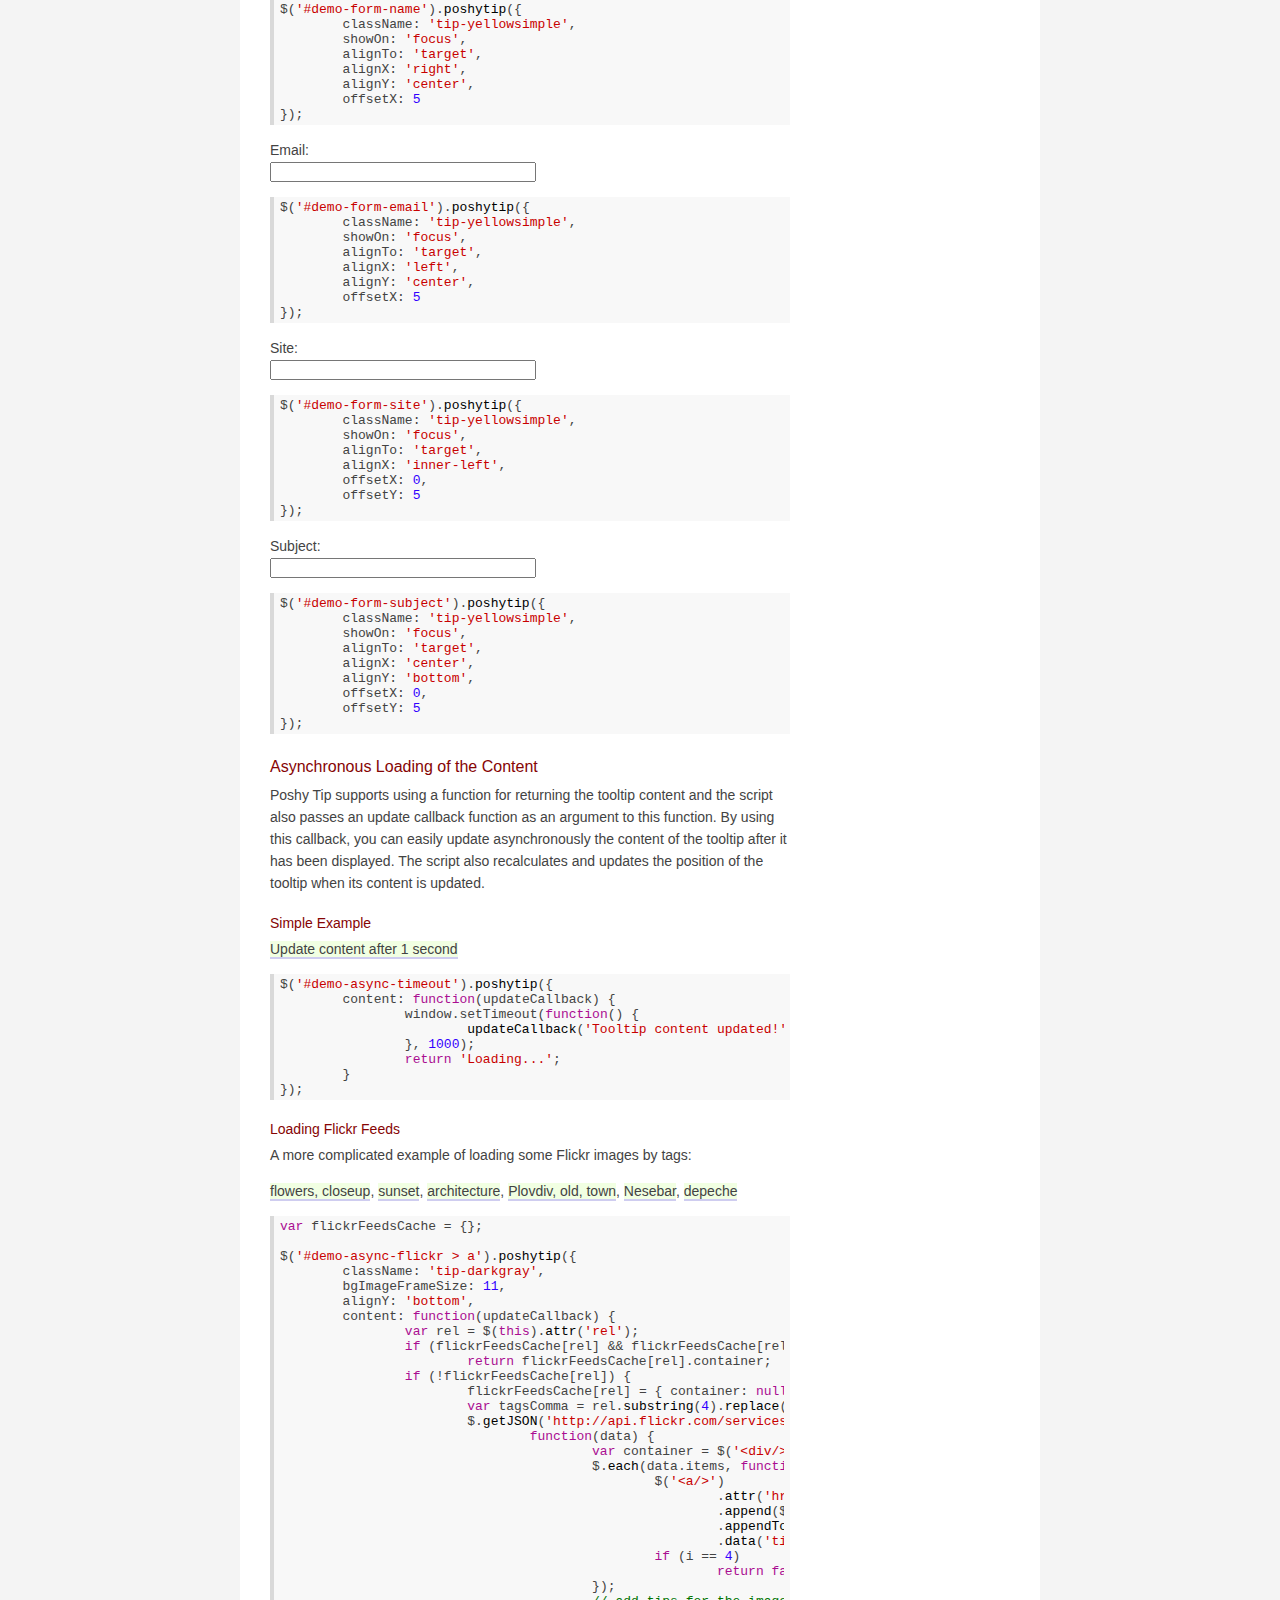
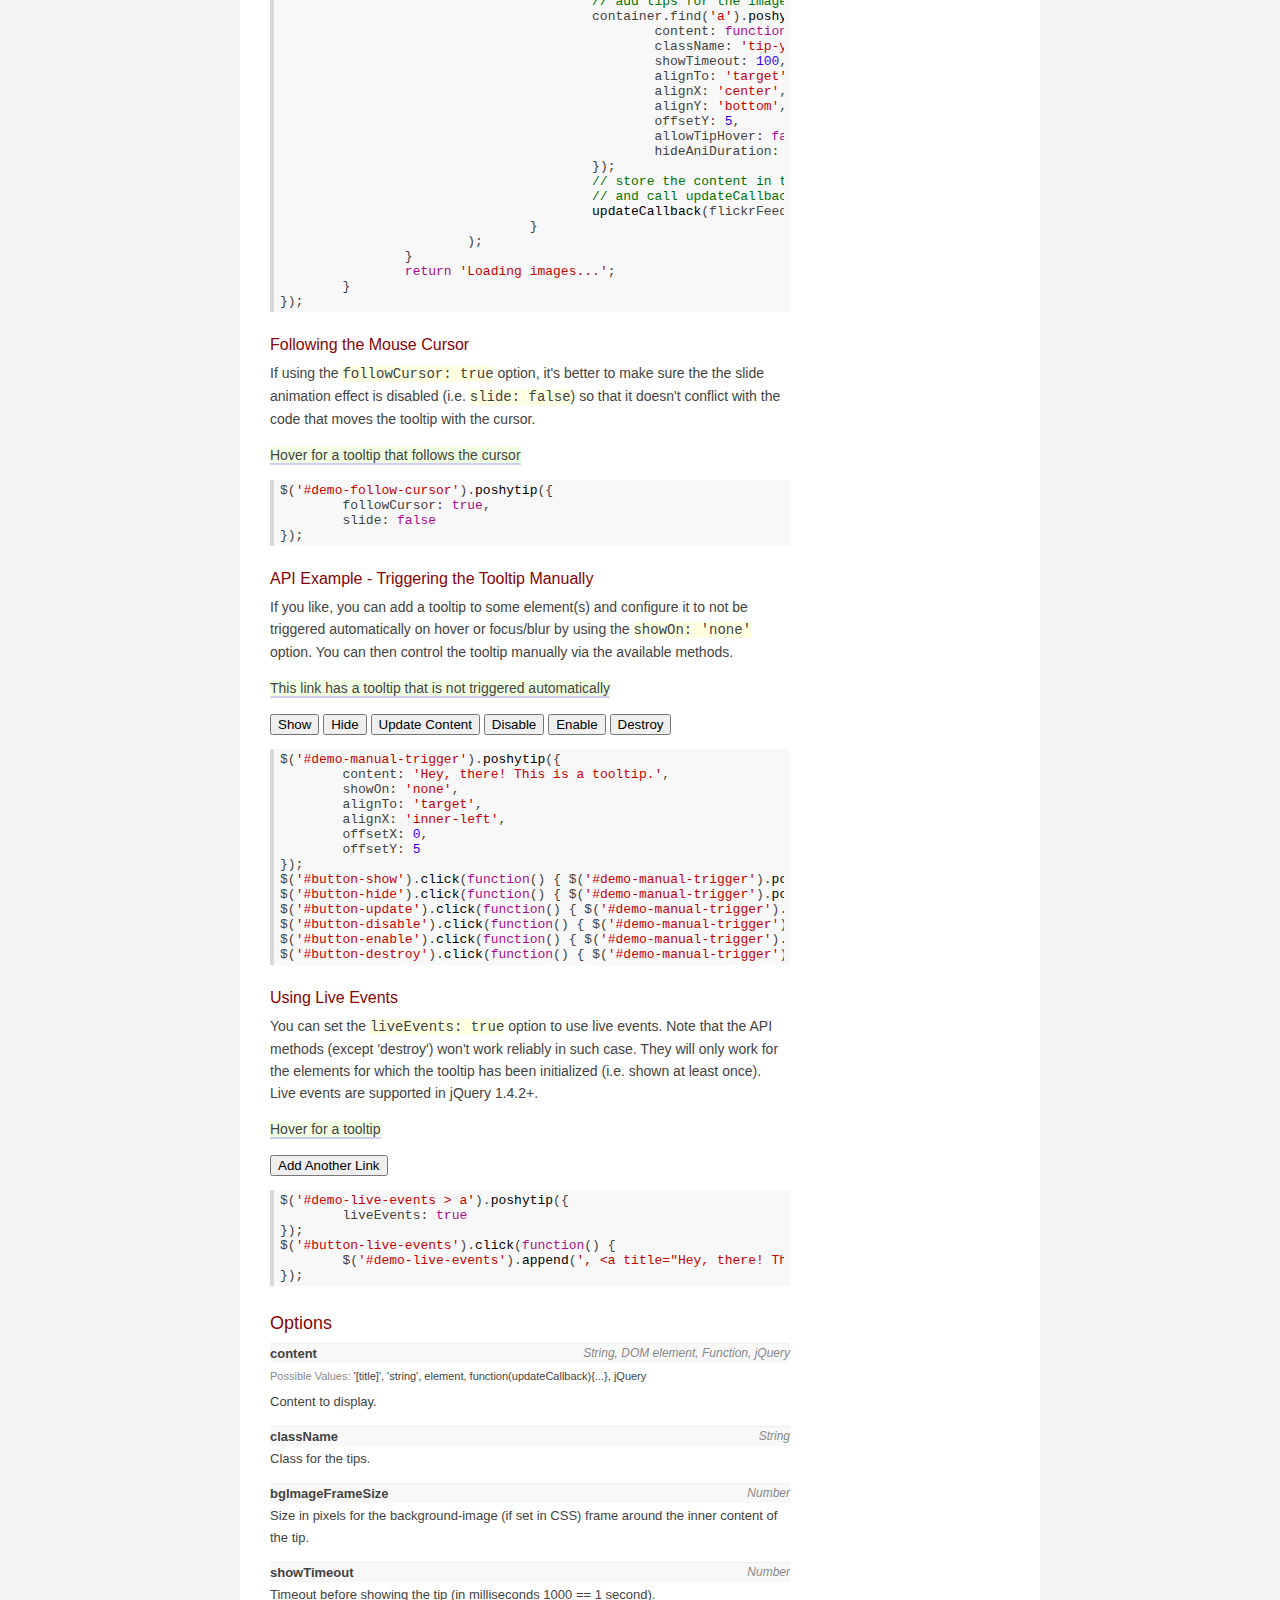
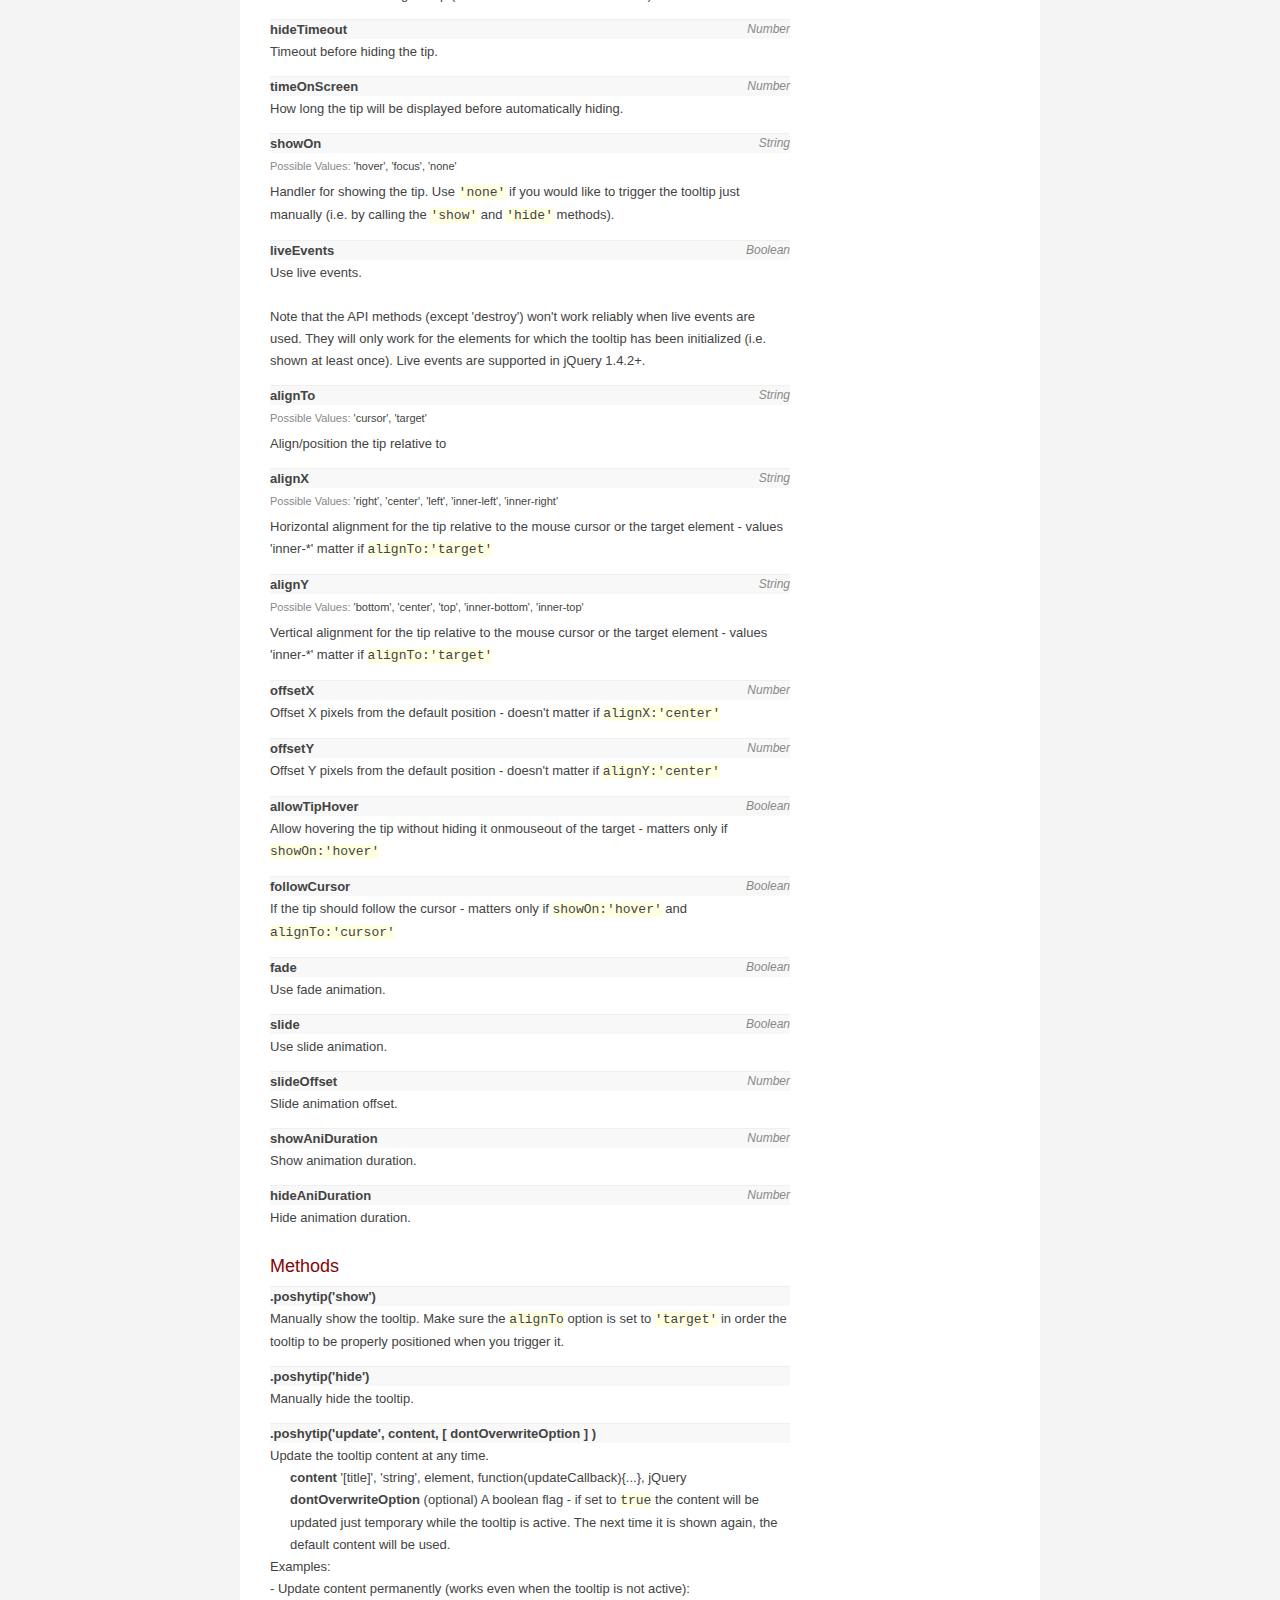
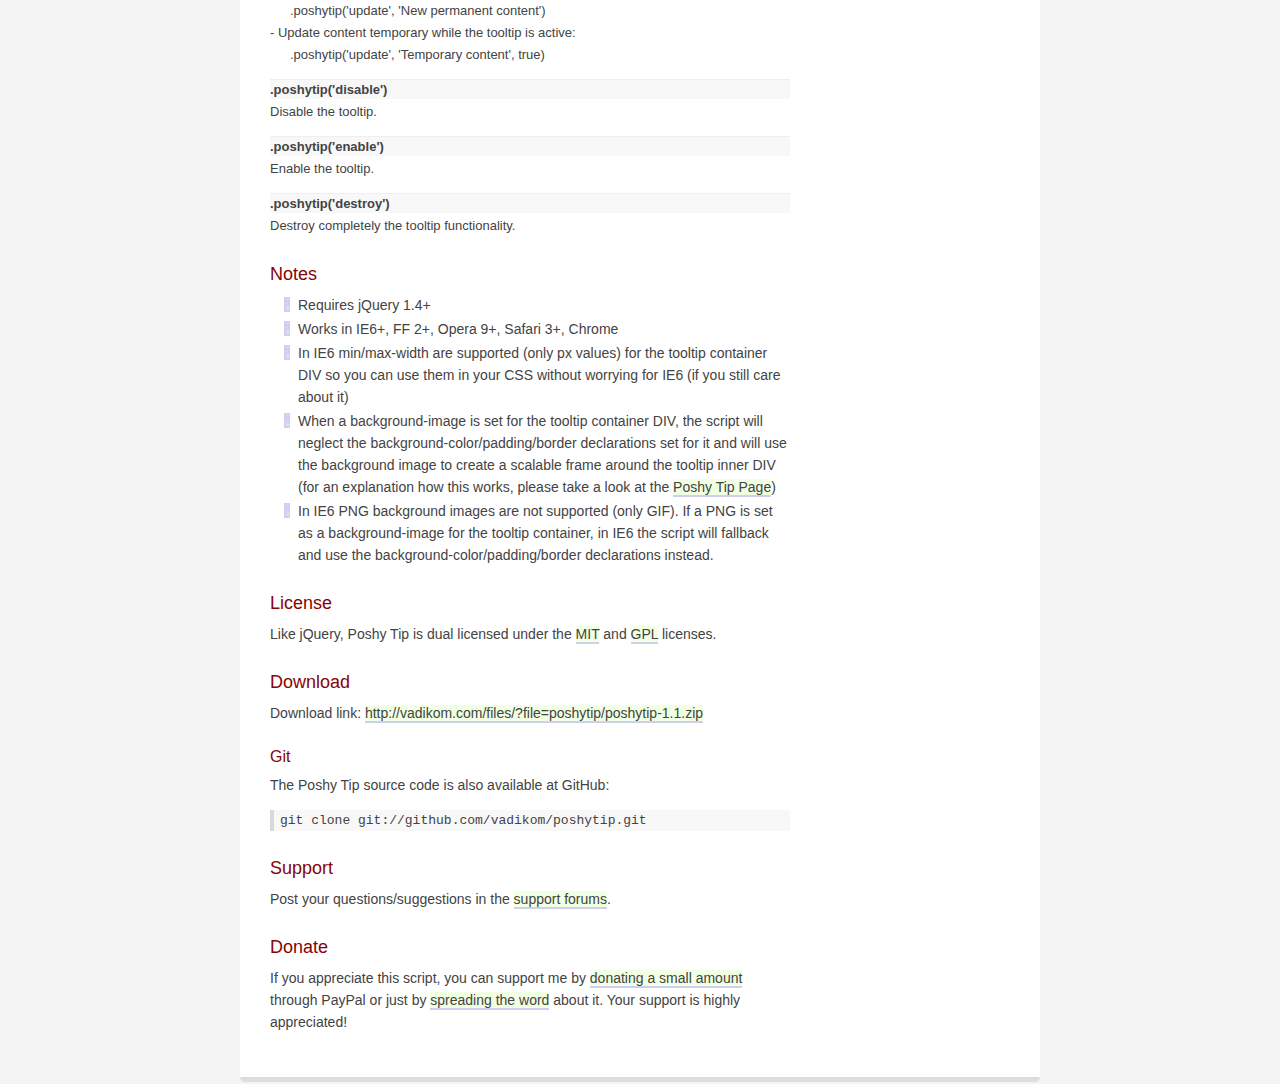
<file: html/js/poshytip-1.1/demo/demo.html>
<!DOCTYPE html PUBLIC "-//W3C//DTD XHTML 1.0 Strict//EN" "http://www.w3.org/TR/xhtml1/DTD/xhtml1-strict.dtd">
<html xmlns="http://www.w3.org/1999/xhtml" xml:lang="en" lang="en">
<head>
	<title>Poshy Tip jQuery Plugin Demo Page</title>
	<meta http-equiv="Content-Type" content="text/html;charset=iso-8859-1" />


	<!-- Tooltip classes -->
	<link rel="stylesheet" href="../src/tip-yellow/tip-yellow.css" type="text/css" />
	<link rel="stylesheet" href="../src/tip-violet/tip-violet.css" type="text/css" />
	<link rel="stylesheet" href="../src/tip-darkgray/tip-darkgray.css" type="text/css" />
	<link rel="stylesheet" href="../src/tip-skyblue/tip-skyblue.css" type="text/css" />
	<link rel="stylesheet" href="../src/tip-yellowsimple/tip-yellowsimple.css" type="text/css" />
	<link rel="stylesheet" href="../src/tip-twitter/tip-twitter.css" type="text/css" />
	<link rel="stylesheet" href="../src/tip-green/tip-green.css" type="text/css" />

	<!-- jQuery and the Poshy Tip plugin files -->
	<script type="text/javascript" src="includes/jquery-1.4.2.min.js"></script>
	<script type="text/javascript" src="../src/jquery.poshytip.js"></script>

	<!-- Setup examples on this page -->
	<script type="text/javascript">
		//<![CDATA[
		$(function(){

			$('#demo-basic').poshytip();
			$('#demo-tip-yellow').poshytip();
			$('#demo-tip-violet').poshytip({
				className: 'tip-violet',
				bgImageFrameSize: 9
			});
			$('#demo-tip-darkgray').poshytip({
				className: 'tip-darkgray',
				bgImageFrameSize: 11,
				offsetX: -25
			});
			$('#demo-tip-skyblue').poshytip({
				className: 'tip-skyblue',
				bgImageFrameSize: 9,
				offsetX: 0,
				offsetY: 20
			});
			$('#demo-tip-yellowsimple').poshytip({
				className: 'tip-yellowsimple',
				showTimeout: 1,
				alignTo: 'target',
				alignX: 'center',
				offsetY: 5,
				allowTipHover: false
			});
			$('#demo-tip-twitter').poshytip({
				className: 'tip-twitter',
				showTimeout: 1,
				alignTo: 'target',
				alignX: 'center',
				offsetY: 5,
				allowTipHover: false,
				fade: false,
				slide: false
			});
			$('#demo-tip-green').poshytip({
				className: 'tip-green',
				offsetX: -7,
				offsetY: 16,
				allowTipHover: false
			});
			$('#demo-form-name').poshytip({
				className: 'tip-yellowsimple',
				showOn: 'focus',
				alignTo: 'target',
				alignX: 'right',
				alignY: 'center',
				offsetX: 5
			});
			$('#demo-form-email').poshytip({
				className: 'tip-yellowsimple',
				showOn: 'focus',
				alignTo: 'target',
				alignX: 'left',
				alignY: 'center',
				offsetX: 5
			});
			$('#demo-form-site').poshytip({
				className: 'tip-yellowsimple',
				showOn: 'focus',
				alignTo: 'target',
				alignX: 'inner-left',
				offsetX: 0,
				offsetY: 5
			});
			$('#demo-form-subject').poshytip({
				className: 'tip-yellowsimple',
				showOn: 'focus',
				alignTo: 'target',
				alignX: 'center',
				alignY: 'bottom',
				offsetX: 0,
				offsetY: 5
			});
			$('#demo-async-timeout').poshytip({
				content: function(updateCallback) {
					window.setTimeout(function() {
						updateCallback('Tooltip content updated!');
					}, 1000);
					return 'Loading...';
				}
			});

			var flickrFeedsCache = {};
			$('#demo-async-flickr > a').poshytip({
				className: 'tip-darkgray',
				bgImageFrameSize: 11,
				alignY: 'bottom',
				content: function(updateCallback) {
					var rel = $(this).attr('rel');
					if (flickrFeedsCache[rel] && flickrFeedsCache[rel].container)
						return flickrFeedsCache[rel].container;
					if (!flickrFeedsCache[rel]) {
						flickrFeedsCache[rel] = { container: null };
						var tagsComma = rel.substring(4).replace('-', ',');
						$.getJSON('http://api.flickr.com/services/feeds/photos_public.gne?tags=' + tagsComma + '&tagmode=all&format=json&jsoncallback=?',
							function(data) {
								var container = $('<div/>').addClass('flickr-thumbs');
								$.each(data.items, function(i, item) {
									$('<a/>')
										.attr('href', item.link)
										.append($('<img/>').attr('src', item.media.m))
										.appendTo(container)
										.data('tip', '<strong>' + (item.title || '(no title)') + '</strong><br />by: ' + item.author.match(/\((.*)\)/)[1]);
									if (i == 4)
										return false;
								});
								// add tips for the images inside the main tip
								container.find('a').poshytip({
									content: function(){return $(this).data('tip');},
									className: 'tip-yellowsimple',
									showTimeout: 100,
									alignTo: 'target',
									alignX: 'center',
									alignY: 'bottom',
									offsetY: 5,
									allowTipHover: false,
									hideAniDuration: 0
								});
								// call the updateCallback function to update the content in the main tooltip
								// and also store the content in the cache
								updateCallback(flickrFeedsCache[rel].container = container);
							}
						);
					}
					return 'Loading images...';
				}
			});
			$('#demo-follow-cursor').poshytip({
				followCursor: true,
				slide: false
			});
			$('#demo-manual-trigger').poshytip({
				content: 'Hey, there! This is a tooltip.',
				showOn: 'none',
				alignTo: 'target',
				alignX: 'inner-left',
				offsetX: 0,
				offsetY: 5
			});
			$('#button-show').click(function() { $('#demo-manual-trigger').poshytip('show'); });
			$('#button-hide').click(function() { $('#demo-manual-trigger').poshytip('hide'); });
			$('#button-update').click(function() { $('#demo-manual-trigger').poshytip('update', 'I am a new content :)'); });
			$('#button-disable').click(function() { $('#demo-manual-trigger').poshytip('disable'); });
			$('#button-enable').click(function() { $('#demo-manual-trigger').poshytip('enable'); });
			$('#button-destroy').click(function() { $('#demo-manual-trigger').poshytip('destroy'); });
			$('#demo-live-events > a').poshytip({
				liveEvents: true
			});
			$('#button-live-events').click(function() {
				$('#demo-live-events').append(', <a title="Hey, there! This is a tooltip." href="#">Hover for a tooltip</a>');
			});

		});
		//]]>
	</script>
	<style type="text/css">
		.flickr-thumbs {
			overflow:hidden;
		}
		.flickr-thumbs a {
			float:left;
			display:block;
			margin:0 3px;
			border:1px solid #333;
		}
		.flickr-thumbs a:hover {
			border-color:#eee;
		}
		.flickr-thumbs img {
			display:block;
			width:60px;
			height:60px;
		}
	</style>


	<!-- Neglect these files - they are used just to make the demo page prettier -->
	<link rel="stylesheet" href="includes/demos.css" type="text/css" />
	<script type="text/javascript" src="includes/sh_main.min.js"></script>
	<script type="text/javascript" src="includes/demos.js"></script>
</head>

<body>

	<div id="holder">

		<div id="nav">
			<h2>Demo Page Navigation</h2>
			<ul>
				<li class="first"><a href="#examples">Usage Examples</a>
					<ul>
						<li><a href="#styles">Styles (Classes)</a></li>
						<li><a href="#form-tooltips">Form Tooltips (with varying positioning)</a></li>
						<li><a href="#async-content">Asynchronous Loading of the Content</a>
							<ul>
								<li><a href="#async-simple">Simple Example</a></li>
								<li><a href="#async-flickr-feeds">Loading Flickr Feeds</a></li>
							</ul>
						</li>
						<li><a href="#follow-cursor">Following the Mouse Cursor</a></li>
						<li><a href="#manual-trigger">API Example - Triggering the Tooltip Manually</a></li>
						<li><a href="#live-events">Using Live Events</a></li>
					</ul>
				</li>
				<li><a href="#options">Options</a></li>
				<li><a href="#methods">Methods</a></li>
				<li><a href="#notes">Notes</a></li>
				<li><a href="#license">License</a></li>
				<li><a href="#download">Download</a></li>
				<li><a href="#support">Support</a></li>
				<li class="last"><a href="#donate">Donate</a></li>
			</ul>
			<h2>Next?</h2>
			<ul>
				<li class="first"><a href="http://vadikom.com/tools/poshy-tip-jquery-plugin-for-stylish-tooltips/">&laquo; Back to the Poshy Tip Page</a></li>
				<li class="last"><a href="http://vadikom.com/">&laquo; Back to Vadikom.com</a></li>
			</ul>
		</div>

		<div id="content">
			<h1>Poshy Tip jQuery Plugin <span>Demo Page</span></h1>

			<h2 id="examples">Usage Examples</h2>

			<p>The default browser tooltip that displays the value of the <code>title</code> attribute is replaced with a "poshier" version:</p>

			<!-- #demo-basic -->
			<p><a id="demo-basic" title="Hey, there! This is a tooltip." href="#">Hover for a tooltip</a></p>
			<div class="code-block">
			<pre class="sh_javascript">$('#demo-basic').poshytip();</pre>
			</div>

			<h3 id="styles">Styles (Classes)</h3>

			<p>Using different tooltip classes is easy. Here are some examples that are included in the download package (in the "src" folder).</p>

			<!-- #demo-tip-yellow -->
			<p><a id="demo-tip-yellow" title="Hey, there! This is a tooltip." href="#">.tip-yellow</a></p>
			<div class="code-block">
			<pre class="sh_javascript">$('#demo-tip-yellow').poshytip();</pre>
			</div>

			<!-- #demo-tip-violet -->
			<p><a id="demo-tip-violet" title="Hey, there! This is a tooltip." href="#">.tip-violet</a></p>
			<div class="code-block">
			<pre class="sh_javascript">$('#demo-tip-violet').poshytip({
	className: 'tip-violet',
	bgImageFrameSize: 9
});</pre>
			</div>

			<!-- #demo-tip-darkgray -->
			<p><a id="demo-tip-darkgray" title="Hey, there! This is a tooltip." href="#">.tip-darkgray</a></p>
			<div class="code-block">
			<pre class="sh_javascript">$('#demo-tip-darkgray').poshytip({
	className: 'tip-darkgray',
	bgImageFrameSize: 11,
	offsetX: -25
});</pre>
			</div>

			<!-- #demo-tip-skyblue -->
			<p><a id="demo-tip-skyblue" title="Hey, there! This is a tooltip." href="#">.tip-skyblue</a></p>
			<div class="code-block">
			<pre class="sh_javascript">$('#demo-tip-skyblue').poshytip({
	className: 'tip-skyblue',
	bgImageFrameSize: 9,
	offsetX: 0,
	offsetY: 20
});</pre>
			</div>

			<!-- #demo-tip-yellowsquare -->
			<p><a id="demo-tip-yellowsimple" title="Hey, there! This is a tooltip." href="#">.tip-yellowsimple</a> (no background-image used for the tooltip body)</p>
			<div class="code-block">
			<pre class="sh_javascript">$('#demo-tip-yellowsimple').poshytip({
	className: 'tip-yellowsimple',
	showTimeout: 1,
	alignTo: 'target',
	alignX: 'center',
	offsetY: 5,
	allowTipHover: false
});</pre>
			</div>

			<!-- #demo-tip-twitter -->
			<p><a id="demo-tip-twitter" title="Follow vadikom" href="#">.tip-twitter</a> (ala Twitter)</p>
			<div class="code-block">
			<pre class="sh_javascript">$('#demo-tip-twitter').poshytip({
	className: 'tip-twitter',
	showTimeout: 1,
	alignTo: 'target',
	alignX: 'center',
	offsetY: 5,
	allowTipHover: false,
	fade: false,
	slide: false
});</pre>
			</div>

			<!-- #demo-tip-green -->
			<p><a id="demo-tip-green" title="Hey, there! This is a tooltip." href="#">.tip-green</a></p>
			<div class="code-block">
			<pre class="sh_javascript">$('#demo-tip-green').poshytip({
	className: 'tip-green',
	offsetX: -7,
	offsetY: 16,
	allowTipHover: false
});</pre>
			</div>

			<h3 id="form-tooltips">Form Tooltips (with varying positioning)</h3>

			<p>Adding form input field tooltips is simple. You just have to make sure they are triggered on focus/blur (i.e. <code>showOn: 'focus'</code>) and positioned relatively to the target element (i.e. <code>alignTo: 'target'</code>). The script also updates the position of such tooltips if the window is resized (e.g. show some of the tips below and resize your browser window for a demo).</p>

			<!-- #demo-form-name -->
			<p>
				<label for="demo-form-name">Name:</label><br />
				<input id="demo-form-name" type="text" size="30" title="Enter your name" />
			</p>
			<div class="code-block">
			<pre class="sh_javascript">$('#demo-form-name').poshytip({
	className: 'tip-yellowsimple',
	showOn: 'focus',
	alignTo: 'target',
	alignX: 'right',
	alignY: 'center',
	offsetX: 5
});</pre>
			</div>

			<!-- #demo-form-email -->
			<p>
				<label for="demo-form-email">Email:</label><br />
				<input id="demo-form-email" type="text" size="30" title="Enter a valid email" />
			</p>
			<div class="code-block">
			<pre class="sh_javascript">$('#demo-form-email').poshytip({
	className: 'tip-yellowsimple',
	showOn: 'focus',
	alignTo: 'target',
	alignX: 'left',
	alignY: 'center',
	offsetX: 5
});</pre>
			</div>

			<!-- #demo-form-site -->
			<p>
				<label for="demo-form-site">Site:</label><br />
				<input id="demo-form-site" type="text" size="30" title="Enter your website URL" />
			</p>
			<div class="code-block">
			<pre class="sh_javascript">$('#demo-form-site').poshytip({
	className: 'tip-yellowsimple',
	showOn: 'focus',
	alignTo: 'target',
	alignX: 'inner-left',
	offsetX: 0,
	offsetY: 5
});</pre>
			</div>

			<!-- #demo-form-subject -->
			<p>
				<label for="demo-form-subject">Subject:</label><br />
				<input id="demo-form-subject" type="text" size="30" title="Enter a subject" />
			</p>
			<div class="code-block">
			<pre class="sh_javascript">$('#demo-form-subject').poshytip({
	className: 'tip-yellowsimple',
	showOn: 'focus',
	alignTo: 'target',
	alignX: 'center',
	alignY: 'bottom',
	offsetX: 0,
	offsetY: 5
});</pre>
			</div>

			<h3 id="async-content">Asynchronous Loading of the Content</h3>

			<p>Poshy Tip supports using a function for returning the tooltip content and the script also passes an update callback function as an argument to this function. By using this callback, you can easily update asynchronously the content of the tooltip after it has been displayed. The script also recalculates and updates the position of the tooltip when its content is updated.</p>

			<h4 id="async-simple">Simple Example</h4>

			<!-- #demo-async-timeout -->
			<p><a id="demo-async-timeout" href="#">Update content after 1 second</a></p>
			<div class="code-block">
			<pre class="sh_javascript">$('#demo-async-timeout').poshytip({
	content: function(updateCallback) {
		window.setTimeout(function() {
			updateCallback('Tooltip content updated!');
		}, 1000);
		return 'Loading...';
	}
});</pre>
			</div>

			<h4 id="async-flickr-feeds">Loading Flickr Feeds</h4>

			<p>A more complicated example of loading some Flickr images by tags:</p>

			<!-- #demo-async-flickr -->
			<p id="demo-async-flickr"><a rel="tag-flowers-closeup" href="#">flowers, closeup</a>, <a rel="tag-sunset" href="#">sunset</a>, <a rel="tag-architecture" href="#">architecture</a>, <a rel="tag-Plovdiv-old-town" href="#">Plovdiv, old, town</a>, <a rel="tag-Nesebar" href="#">Nesebar</a>, <a rel="tag-depeche" href="#">depeche</a></p>


			<div class="code-block">
			<pre class="sh_javascript">var flickrFeedsCache = {};

$('#demo-async-flickr &gt; a').poshytip({
	className: 'tip-darkgray',
	bgImageFrameSize: 11,
	alignY: 'bottom',
	content: function(updateCallback) {
		var rel = $(this).attr('rel');
		if (flickrFeedsCache[rel] &amp;&amp; flickrFeedsCache[rel].container)
			return flickrFeedsCache[rel].container;
		if (!flickrFeedsCache[rel]) {
			flickrFeedsCache[rel] = { container: null };
			var tagsComma = rel.substring(4).replace('-', ',');
			$.getJSON('http://api.flickr.com/services/feeds/photos_public.gne?tags=' + tagsComma + '&amp;tagmode=all&amp;format=json&amp;jsoncallback=?',
				function(data) {
					var container = $('&lt;div/&gt;').addClass('flickr-thumbs');
					$.each(data.items, function(i, item) {
						$('&lt;a/&gt;')
							.attr('href', item.link)
							.append($('&lt;img/&gt;').attr('src', item.media.m))
							.appendTo(container)
							.data('tip', '&lt;strong&gt;' + (item.title || '(no title)') + '&lt;/strong&gt;&lt;br /&gt;by: ' + item.author.match(/\((.*)\)/)[1]);
						if (i == 4)
							return false;
					});
					// add tips for the images inside the main tip
					container.find('a').poshytip({
						content: function(){return $(this).data('tip');},
						className: 'tip-yellowsimple',
						showTimeout: 100,
						alignTo: 'target',
						alignX: 'center',
						alignY: 'bottom',
						offsetY: 5,
						allowTipHover: false,
						hideAniDuration: 0
					});
					// store the content in the cache
					// and call updateCallback() to update the content in the main tooltip
					updateCallback(flickrFeedsCache[rel].container = container);
				}
			);
		}
		return 'Loading images...';
	}
});</pre>
			</div>

			<h3 id="follow-cursor">Following the Mouse Cursor</h3>

			<p>If using the <code>followCursor: true</code> option, it's better to make sure the the slide animation effect is disabled (i.e. <code>slide: false</code>) so that it doesn't conflict with the code that moves the tooltip with the cursor.</p>

			<!-- #demo-follow-cursor -->
			<p><a id="demo-follow-cursor" title="Hey, there! This is a tooltip." href="#">Hover for a tooltip that follows the cursor</a></p>
			<div class="code-block">
			<pre class="sh_javascript">$('#demo-follow-cursor').poshytip({
	followCursor: true,
	slide: false
});</pre>
			</div>

			<h3 id="manual-trigger">API Example - Triggering the Tooltip Manually</h3>

			<p>If you like, you can add a tooltip to some element(s) and configure it to not be triggered automatically on hover or focus/blur by using the <code>showOn: 'none'</code> option. You can then control the tooltip manually via the available methods.</p>

			<!-- #demo-manual-trigger -->
			<p><a id="demo-manual-trigger" href="#">This link has a tooltip that is not triggered automatically</a></p>
			<p><button id="button-show">Show</button> <button id="button-hide">Hide</button> <button id="button-update">Update Content</button> <button id="button-disable">Disable</button> <button id="button-enable">Enable</button> <button id="button-destroy">Destroy</button></p>
			<div class="code-block">
			<pre class="sh_javascript">$('#demo-manual-trigger').poshytip({
	content: 'Hey, there! This is a tooltip.',
	showOn: 'none',
	alignTo: 'target',
	alignX: 'inner-left',
	offsetX: 0,
	offsetY: 5
});
$('#button-show').click(function() { $('#demo-manual-trigger').poshytip('show'); });
$('#button-hide').click(function() { $('#demo-manual-trigger').poshytip('hide'); });
$('#button-update').click(function() { $('#demo-manual-trigger').poshytip('update', 'I am a new content :)'); });
$('#button-disable').click(function() { $('#demo-manual-trigger').poshytip('disable'); });
$('#button-enable').click(function() { $('#demo-manual-trigger').poshytip('enable'); });
$('#button-destroy').click(function() { $('#demo-manual-trigger').poshytip('destroy'); });</pre>
			</div>

			<h3 id="live-events">Using Live Events</h3>

			<p>You can set the <code>liveEvents: true</code> option to use live events. Note that the API methods (except 'destroy') won't work reliably in such case. They will only work for the elements for which the tooltip has been initialized (i.e. shown at least once). Live events are supported in jQuery 1.4.2+.</p>

			<!-- #demo-live-events -->
			<p id="demo-live-events"><a title="Hey, there! This is a tooltip." href="#">Hover for a tooltip</a></p>
			<p><button id="button-live-events">Add Another Link</button></p>
			<div class="code-block">
			<pre class="sh_javascript">$('#demo-live-events &gt; a').poshytip({
	liveEvents: true
});
$('#button-live-events').click(function() {
	$('#demo-live-events').append(', &lt;a title="Hey, there! This is a tooltip." href="#"&gt;Hover for a tooltip&lt;/a&gt;');
});</pre>
			</div>

			<h2 id="options">Options</h2>

			<dl class="options">
				<dt><strong>content</strong> <i>String, DOM element, Function, jQuery</i></dt>
				<dd><div class="possible-values">Possible Values: <span>'[title]', 'string', element, function(updateCallback){...}, jQuery</span></div>Content to display.</dd>

				<dt><strong>className</strong> <i>String</i></dt>
				<dd>Class for the tips.</dd>

				<dt><strong>bgImageFrameSize</strong> <i>Number</i></dt>
				<dd>Size in pixels for the background-image (if set in CSS) frame around the inner content of the tip.</dd>

				<dt><strong>showTimeout</strong> <i>Number</i></dt>
				<dd>Timeout before showing the tip (in milliseconds 1000 == 1 second).</dd>

				<dt><strong>hideTimeout</strong> <i>Number</i></dt>
				<dd>Timeout before hiding the tip.</dd>

				<dt><strong>timeOnScreen</strong> <i>Number</i></dt>
				<dd>How long the tip will be displayed before automatically hiding.</dd>

				<dt><strong>showOn</strong> <i>String</i></dt>
				<dd><div class="possible-values">Possible Values: <span>'hover', 'focus', 'none'</span></div>Handler for showing the tip. Use <code>'none'</code> if you would like to trigger the tooltip just manually (i.e. by calling the <code>'show'</code> and <code>'hide'</code> methods).</dd>

				<dt><strong>liveEvents</strong> <i>Boolean</i></dt>
				<dd>Use live events.<br /><br />Note that the API methods (except 'destroy') won't work reliably when live events are used. They will only work for the elements for which the tooltip has been initialized (i.e. shown at least once). Live events are supported in jQuery 1.4.2+.</dd>

				<dt><strong>alignTo</strong> <i>String</i></dt>
				<dd><div class="possible-values">Possible Values: <span>'cursor', 'target'</span></div>Align/position the tip relative to</dd>

				<dt><strong>alignX</strong> <i>String</i></dt>
				<dd><div class="possible-values">Possible Values: <span>'right', 'center', 'left', 'inner-left', 'inner-right'</span></div>Horizontal alignment for the tip relative to the mouse cursor or the target element - values 'inner-*' matter if <code>alignTo:'target'</code></dd>

				<dt><strong>alignY</strong> <i>String</i></dt>
				<dd><div class="possible-values">Possible Values: <span>'bottom', 'center', 'top', 'inner-bottom', 'inner-top'</span></div>Vertical alignment for the tip relative to the mouse cursor or the target element - values 'inner-*' matter if <code>alignTo:'target'</code></dd>

				<dt><strong>offsetX</strong> <i>Number</i></dt>
				<dd>Offset X pixels from the default position - doesn't matter if <code>alignX:'center'</code></dd>

				<dt><strong>offsetY</strong> <i>Number</i></dt>
				<dd>Offset Y pixels from the default position - doesn't matter if <code>alignY:'center'</code></dd>

				<dt><strong>allowTipHover</strong> <i>Boolean</i></dt>
				<dd>Allow hovering the tip without hiding it onmouseout of the target - matters only if <code>showOn:'hover'</code></dd>

				<dt><strong>followCursor</strong> <i>Boolean</i></dt>
				<dd>If the tip should follow the cursor - matters only if <code>showOn:'hover'</code> and <code>alignTo:'cursor'</code></dd>

				<dt><strong>fade</strong> <i>Boolean</i></dt>
				<dd>Use fade animation.</dd>

				<dt><strong>slide</strong> <i>Boolean</i></dt>
				<dd>Use slide animation.</dd>

				<dt><strong>slideOffset</strong> <i>Number</i></dt>
				<dd>Slide animation offset.</dd>

				<dt><strong>showAniDuration</strong> <i>Number</i></dt>
				<dd>Show animation duration.</dd>

				<dt><strong>hideAniDuration</strong> <i>Number</i></dt>
				<dd>Hide animation duration.</dd>
			</dl>

			<h2 id="methods">Methods</h2>

			<dl class="options">
				<dt><strong>.poshytip('show')</strong></dt>
				<dd>Manually show the tooltip. Make sure the <code>alignTo</code> option is set to <code>'target'</code> in order the tooltip to be properly positioned when you trigger it.</dd>

				<dt><strong>.poshytip('hide')</strong></dt>
				<dd>Manually hide the tooltip.</dd>

				<dt><strong>.poshytip('update', content, [ dontOverwriteOption ] )</strong></dt>
				<dd>Update the tooltip content at any time.<div class="signature"><strong>content</strong> '[title]', 'string', element, function(updateCallback){...}, jQuery<br /><strong>dontOverwriteOption</strong> (optional) A boolean flag - if set to <code>true</code> the content will be updated just temporary while the tooltip is active. The next time it is shown again, the default content will be used.</div>Examples:<br /> - Update content permanently (works even when the tooltip is not active):<div class="signature">.poshytip('update', 'New permanent content')</div> - Update content temporary while the tooltip is active:<div class="signature">.poshytip('update', 'Temporary content', true)</div></dd>

				<dt><strong>.poshytip('disable')</strong></dt>
				<dd>Disable the tooltip.</dd>

				<dt><strong>.poshytip('enable')</strong></dt>
				<dd>Enable the tooltip.</dd>

				<dt><strong>.poshytip('destroy')</strong></dt>
				<dd>Destroy completely the tooltip functionality.</dd>
			</dl>

			<h2 id="notes">Notes</h2>

			<ul>
				<li>Requires jQuery 1.4+</li>
				<li>Works in IE6+, FF 2+, Opera 9+, Safari 3+, Chrome</li>
				<li>In IE6 min/max-width are supported (only px values) for the tooltip container DIV so you can use them in your CSS without worrying for IE6 (if you still care about it)</li>
				<li>When a background-image is set for the tooltip container DIV, the script will neglect the background-color/padding/border declarations set for it and will use the background image to create a scalable frame around the tooltip inner DIV (for an explanation how this works, please take a look at the <a href="http://vadikom.com/tools/poshy-tip-jquery-plugin-for-stylish-tooltips/">Poshy Tip Page</a>)</li>
				<li>In IE6 PNG background images are not supported (only GIF). If a PNG is set as a background-image for the tooltip container, in IE6 the script will fallback and use the background-color/padding/border declarations instead.</li>
			</ul>

			<h2 id="license">License</h2>

			<p>Like jQuery, Poshy Tip is dual licensed under the <a href="http://github.com/vadikom/poshytip/raw/master/MIT-LICENSE.txt">MIT</a> and <a href="http://github.com/vadikom/poshytip/raw/master/GPL-LICENSE.txt">GPL</a> licenses.</p>

			<h2 id="download">Download</h2>

			<p>Download link: <a href="http://vadikom.com/files/?file=poshytip/poshytip-1.1.zip">http://vadikom.com/files/?file=poshytip/poshytip-1.1.zip</a></p>

			<h3>Git</h3>

			<p>The Poshy Tip source code is also available at GitHub:</p>
			<div class="code-block">
			<pre class="sh_html">git clone git://github.com/vadikom/poshytip.git</pre>
			</div>

			<h2 id="support">Support</h2>

			<p>Post your questions/suggestions in the <a href="http://www.smartmenus.org/forum/">support forums</a>.</p>

			<h2 id="donate">Donate</h2>

			<p>If you appreciate this script, you can support me by <a href="https://www.paypal.com/cgi-bin/webscr?cmd=_donations&amp;business=paypal@vadikom.com&amp;no_shipping=1&amp;currency_code=USD&amp;item_name=Poshy+Tip+jQuery+Plugin+Development" rel="nofollow">donating a small amount</a> through PayPal or just by <a href="http://www.addtoany.com/share_save?linkname=Poshy%20Tip%20-%20Tooltip%20Plugin%20for%20jQuery%20-%20Vadikom&amp;linkurl=http://vadikom.com/tools/poshy-tip-jquery-plugin-for-stylish-tooltips/" rel="nofollow">spreading the word</a> about it. Your support is highly appreciated!</p>
		</div>

	</div>

</body>
</html>
</file>
<file: html/css/lof-slider.css>
/* Vars ----------------------------------------------------*//* Mixins ----------------------------------------------------*//*  slider layout ----------------------------------------------------*/.lof-slidecontent,
.main-slider-content {
  width: 940px;
  height: 367px;
}
.lof-slidecontent {
  position: relative;
  overflow: hidden;
  height: 440px;
  /* Extra Space for the navigator 367 + 73 */

  /* Description ----------------------------------------------------*/
  /* Navigator ----------------------------------------------------*/
}
.lof-slidecontent .preload {
  height: 100%;
  width: 100%;
  position: absolute;
  top: 0;
  left: 0;
  z-index: 100000;
  text-align: center;
  background: #ffffff;
}
.lof-slidecontent .preload div {
  height: 100%;
  width: 100%;
  background: transparent url(../img/load-indicator.png) no-repeat scroll 50% 50%;
}
.lof-slidecontent .sliders-wrapper {
  position: relative;
  height: 100%;
  width: 900px;
  z-index: 3px;
  overflow: hidden;
}
.lof-slidecontent ul.sliders-wrap-inner {
  overflow: hidden;
  background: transparent url(../img/load-indicator.gif) no-repeat scroll 50% 50%;
  padding: 0px;
  margin: 0;
  position: absolute;
  overflow: hidden;
}
.lof-slidecontent ul.sliders-wrap-inner li {
  overflow: hidden;
  padding: 0px;
  margin: 0px;
  float: left;
  position: relative;
}
.lof-slidecontent .lof-opacity li {
  position: absolute;
  top: 0;
  left: 0;
  float: inherit;
}
.lof-slidecontent .item-meta a:hover {
  text-decoration: underline;
}
.lof-slidecontent .item-meta i {
  font-size: 70%;
}
.lof-slidecontent .slider-description {
  -webkit-transition: all 0.3s ease;
  -moz-transition: all 0.3s ease;
  -o-transition: all 0.3s ease;
  transition: all 0.3s ease;
  opacity: 0;
  z-index: 100px;
  position: absolute;
  bottom: 50px;
  left: 0px;
  width: 350px;
  background: #2d2d2d;
  box-shadow: 4px 4px 0 0 rgba(0, 0, 0, 0.2);
  min-height: 100px;
  padding: 15px;
  font-size: 11px;
  line-height: 1.5em;
}
.lof-slidecontent .slider-description p {
  color: #dcd2be;
}
.lof-slidecontent .slider-description h4 {
  font-family: "Voltaire", Arial, Verdana, sans-serif;
  margin: 10px 0;
  padding: 0;
  text-transform: uppercase;
  margin-bottom: 15px;
}
.lof-slidecontent .slider-description a.link {
  display: table;
  margin-top: 18px;
  padding: 3px;
  background: #cb5432;
  color: #000;
}
.lof-slidecontent .main-slider-content:hover .slider-description {
  opacity: 1;
}
.lof-slidecontent .navigator-content {
  position: absolute;
  bottom: 0px;
  left: 0px;
  padding: 0px 0px;
}
.lof-slidecontent .navigator-content .button-next,
.lof-slidecontent .navigator-content .button-previous,
.lof-slidecontent .navigator-content .button-control {
  opacity: 0;
  position: absolute;
  bottom: 73px;
  right: 0px;
  display: block;
  width: 30px;
  height: 30px;
  color: #FFF;
  cursor: pointer;
}
.lof-slidecontent .navigator-content .button-next {
  float: left;
  text-indent: -999px;
  background: url(../img/arrow-right-dark.png) center center no-repeat #cb5432;
}
.lof-slidecontent .navigator-content .button-previous {
  float: left;
  text-indent: -999px;
  right: 30px;
  background: url(../img/arrow-left-dark.png) center center no-repeat #cb5432;
}
.lof-slidecontent .navigator-content .button-control {
  float: left;
  text-indent: -999px;
  right: 60px;
  background: url(../img/button-control.png) center center no-repeat #cb5432;
}
.lof-slidecontent .navigator-content .hover-stop,
.lof-slidecontent .navigator-content .action-start {
  background: url(../img/button-control-play.png) center center no-repeat rgba(0, 0, 0, 0.8);
}
.lof-slidecontent .navigator-wrapper {
  position: relative;
  z-index: 10;
  height: 180px;
  width: 1310px;
  overflow: hidden;
  color: #fff;
  float: left;
}
.lof-slidecontent .navigator-wrap-inner {
  top: 0;
  padding: 0;
  margin: 0;
  position: absolute;
  width: 100%;
}
.lof-slidecontent .navigator-wrap-inner li {
  cursor: hand;
  cursor: pointer;
  list-style: none;
  padding: 0;
  margin-left: 0px;
  overflow: hidden;
  float: left;
  display: block;
  text-align: center;
  background: #cb5432;
}
.lof-slidecontent .navigator-wrap-inner li img {
  -webkit-transition: all 0.3s ease;
  -moz-transition: all 0.3s ease;
  -o-transition: all 0.3s ease;
  transition: all 0.3s ease;
}
.lof-slidecontent .navigator-wrap-inner li img:hover {
  opacity: 0.2;
}
.lof-slidecontent:hover .button-previous {
  opacity: 1;
}
.lof-slidecontent:hover .button-next {
  opacity: 1;
}
.lof-slidecontent:hover .button-control {
  opacity: 1;
}
</file>
<file: html/css/superfish.css>
/*** ESSENTIAL STYLES ***/

.sf-menu, .sf-menu * {
	margin:			0;
	padding:		0;
	list-style:		none;
}
.sf-menu {
	
}
.sf-menu ul {
	position:		absolute;
	top:			-999em;
	width:			10em; /* left offset of submenus need to match (see below) */
}
.sf-menu ul li {
	width:			100%;
}
.sf-menu li:hover {
	visibility:		inherit; /* fixes IE7 'sticky bug' */
}
.sf-menu li {
	float:			left;
	position:		relative;
}
.sf-menu a {
	display:		block;
	position:		relative;
}
.sf-menu li:hover ul,
.sf-menu li.sfHover ul {
	left:			0;
	top:			2.5em; /* match top ul list item height */
	z-index:		99;
}
ul.sf-menu li:hover li ul,
ul.sf-menu li.sfHover li ul {
	top:			-999em;
}
ul.sf-menu li li:hover ul,
ul.sf-menu li li.sfHover ul {
	left:			10em; /* match ul width */
	top:			0;
}
ul.sf-menu li li:hover li ul,
ul.sf-menu li li.sfHover li ul {
	top:			-999em;
}
ul.sf-menu li li li:hover ul,
ul.sf-menu li li li.sfHover ul {
	left:			10em; /* match ul width */
	top:			0;
}
</file>
<file: html/js/prettyPhoto/css/prettyPhoto.css>
div.pp_default .pp_top,div.pp_default .pp_top .pp_middle,div.pp_default .pp_top .pp_left,div.pp_default .pp_top .pp_right,div.pp_default .pp_bottom,div.pp_default .pp_bottom .pp_left,div.pp_default .pp_bottom .pp_middle,div.pp_default .pp_bottom .pp_right{height:13px}div.pp_default .pp_top .pp_left{background:url(../images/prettyPhoto/default/sprite.png) -78px -93px no-repeat}div.pp_default .pp_top .pp_middle{background:url(../images/prettyPhoto/default/sprite_x.png) top left repeat-x}div.pp_default .pp_top .pp_right{background:url(../images/prettyPhoto/default/sprite.png) -112px -93px no-repeat}div.pp_default .pp_content .ppt{color:#f8f8f8}div.pp_default .pp_content_container .pp_left{background:url(../images/prettyPhoto/default/sprite_y.png) -7px 0 repeat-y;padding-left:13px}div.pp_default .pp_content_container .pp_right{background:url(../images/prettyPhoto/default/sprite_y.png) top right repeat-y;padding-right:13px}div.pp_default .pp_next:hover{background:url(../images/prettyPhoto/default/sprite_next.png) center right no-repeat;cursor:pointer}div.pp_default .pp_previous:hover{background:url(../images/prettyPhoto/default/sprite_prev.png) center left no-repeat;cursor:pointer}div.pp_default .pp_expand{background:url(../images/prettyPhoto/default/sprite.png) 0 -29px no-repeat;cursor:pointer;width:28px;height:28px}div.pp_default .pp_expand:hover{background:url(../images/prettyPhoto/default/sprite.png) 0 -56px no-repeat;cursor:pointer}div.pp_default .pp_contract{background:url(../images/prettyPhoto/default/sprite.png) 0 -84px no-repeat;cursor:pointer;width:28px;height:28px}div.pp_default .pp_contract:hover{background:url(../images/prettyPhoto/default/sprite.png) 0 -113px no-repeat;cursor:pointer}div.pp_default .pp_close{width:30px;height:30px;background:url(../images/prettyPhoto/default/sprite.png) 2px 1px no-repeat;cursor:pointer}div.pp_default .pp_gallery ul li a{background:url(../images/prettyPhoto/default/default_thumb.png) center center #f8f8f8;border:1px solid #aaa}div.pp_default .pp_gallery a.pp_arrow_previous,div.pp_default .pp_gallery a.pp_arrow_next{position:static;left:auto}div.pp_default .pp_nav .pp_play,div.pp_default .pp_nav .pp_pause{background:url(../images/prettyPhoto/default/sprite.png) -51px 1px no-repeat;height:30px;width:30px}div.pp_default .pp_nav .pp_pause{background-position:-51px -29px}div.pp_default a.pp_arrow_previous,div.pp_default a.pp_arrow_next{background:url(../images/prettyPhoto/default/sprite.png) -31px -3px no-repeat;height:20px;width:20px;margin:4px 0 0}div.pp_default a.pp_arrow_next{left:52px;background-position:-82px -3px}div.pp_default .pp_content_container .pp_details{margin-top:5px}div.pp_default .pp_nav{clear:none;height:30px;width:105px;position:relative}div.pp_default .pp_nav .currentTextHolder{font-family:Georgia;font-style:italic;font-color:#999;font-size:11px;left:75px;line-height:25px;position:absolute;top:2px;margin:0;padding:0 0 0 10px}div.pp_default .pp_close:hover,div.pp_default .pp_nav .pp_play:hover,div.pp_default .pp_nav .pp_pause:hover,div.pp_default .pp_arrow_next:hover,div.pp_default .pp_arrow_previous:hover{opacity:0.7}div.pp_default .pp_description{font-size:11px;font-weight:700;line-height:14px;margin:5px 50px 5px 0}div.pp_default .pp_bottom .pp_left{background:url(../images/prettyPhoto/default/sprite.png) -78px -127px no-repeat}div.pp_default .pp_bottom .pp_middle{background:url(../images/prettyPhoto/default/sprite_x.png) bottom left repeat-x}div.pp_default .pp_bottom .pp_right{background:url(../images/prettyPhoto/default/sprite.png) -112px -127px no-repeat}div.pp_default .pp_loaderIcon{background:url(../images/prettyPhoto/default/loader.gif) center center no-repeat}div.light_rounded .pp_top .pp_left{background:url(../images/prettyPhoto/light_rounded/sprite.png) -88px -53px no-repeat}div.light_rounded .pp_top .pp_right{background:url(../images/prettyPhoto/light_rounded/sprite.png) -110px -53px no-repeat}div.light_rounded .pp_next:hover{background:url(../images/prettyPhoto/light_rounded/btnNext.png) center right no-repeat;cursor:pointer}div.light_rounded .pp_previous:hover{background:url(../images/prettyPhoto/light_rounded/btnPrevious.png) center left no-repeat;cursor:pointer}div.light_rounded .pp_expand{background:url(../images/prettyPhoto/light_rounded/sprite.png) -31px -26px no-repeat;cursor:pointer}div.light_rounded .pp_expand:hover{background:url(../images/prettyPhoto/light_rounded/sprite.png) -31px -47px no-repeat;cursor:pointer}div.light_rounded .pp_contract{background:url(../images/prettyPhoto/light_rounded/sprite.png) 0 -26px no-repeat;cursor:pointer}div.light_rounded .pp_contract:hover{background:url(../images/prettyPhoto/light_rounded/sprite.png) 0 -47px no-repeat;cursor:pointer}div.light_rounded .pp_close{width:75px;height:22px;background:url(../images/prettyPhoto/light_rounded/sprite.png) -1px -1px no-repeat;cursor:pointer}div.light_rounded .pp_nav .pp_play{background:url(../images/prettyPhoto/light_rounded/sprite.png) -1px -100px no-repeat;height:15px;width:14px}div.light_rounded .pp_nav .pp_pause{background:url(../images/prettyPhoto/light_rounded/sprite.png) -24px -100px no-repeat;height:15px;width:14px}div.light_rounded .pp_arrow_previous{background:url(../images/prettyPhoto/light_rounded/sprite.png) 0 -71px no-repeat}div.light_rounded .pp_arrow_next{background:url(../images/prettyPhoto/light_rounded/sprite.png) -22px -71px no-repeat}div.light_rounded .pp_bottom .pp_left{background:url(../images/prettyPhoto/light_rounded/sprite.png) -88px -80px no-repeat}div.light_rounded .pp_bottom .pp_right{background:url(../images/prettyPhoto/light_rounded/sprite.png) -110px -80px no-repeat}div.dark_rounded .pp_top .pp_left{background:url(../images/prettyPhoto/dark_rounded/sprite.png) -88px -53px no-repeat}div.dark_rounded .pp_top .pp_right{background:url(../images/prettyPhoto/dark_rounded/sprite.png) -110px -53px no-repeat}div.dark_rounded .pp_content_container .pp_left{background:url(../images/prettyPhoto/dark_rounded/contentPattern.png) top left repeat-y}div.dark_rounded .pp_content_container .pp_right{background:url(../images/prettyPhoto/dark_rounded/contentPattern.png) top right repeat-y}div.dark_rounded .pp_next:hover{background:url(../images/prettyPhoto/dark_rounded/btnNext.png) center right no-repeat;cursor:pointer}div.dark_rounded .pp_previous:hover{background:url(../images/prettyPhoto/dark_rounded/btnPrevious.png) center left no-repeat;cursor:pointer}div.dark_rounded .pp_expand{background:url(../images/prettyPhoto/dark_rounded/sprite.png) -31px -26px no-repeat;cursor:pointer}div.dark_rounded .pp_expand:hover{background:url(../images/prettyPhoto/dark_rounded/sprite.png) -31px -47px no-repeat;cursor:pointer}div.dark_rounded .pp_contract{background:url(../images/prettyPhoto/dark_rounded/sprite.png) 0 -26px no-repeat;cursor:pointer}div.dark_rounded .pp_contract:hover{background:url(../images/prettyPhoto/dark_rounded/sprite.png) 0 -47px no-repeat;cursor:pointer}div.dark_rounded .pp_close{width:75px;height:22px;background:url(../images/prettyPhoto/dark_rounded/sprite.png) -1px -1px no-repeat;cursor:pointer}div.dark_rounded .pp_description{margin-right:85px;color:#fff}div.dark_rounded .pp_nav .pp_play{background:url(../images/prettyPhoto/dark_rounded/sprite.png) -1px -100px no-repeat;height:15px;width:14px}div.dark_rounded .pp_nav .pp_pause{background:url(../images/prettyPhoto/dark_rounded/sprite.png) -24px -100px no-repeat;height:15px;width:14px}div.dark_rounded .pp_arrow_previous{background:url(../images/prettyPhoto/dark_rounded/sprite.png) 0 -71px no-repeat}div.dark_rounded .pp_arrow_next{background:url(../images/prettyPhoto/dark_rounded/sprite.png) -22px -71px no-repeat}div.dark_rounded .pp_bottom .pp_left{background:url(../images/prettyPhoto/dark_rounded/sprite.png) -88px -80px no-repeat}div.dark_rounded .pp_bottom .pp_right{background:url(../images/prettyPhoto/dark_rounded/sprite.png) -110px -80px no-repeat}div.dark_rounded .pp_loaderIcon{background:url(../images/prettyPhoto/dark_rounded/loader.gif) center center no-repeat}div.dark_square .pp_left,div.dark_square .pp_middle,div.dark_square .pp_right,div.dark_square .pp_content{background:#000}div.dark_square .pp_description{color:#fff;margin:0 85px 0 0}div.dark_square .pp_loaderIcon{background:url(../images/prettyPhoto/dark_square/loader.gif) center center no-repeat}div.dark_square .pp_expand{background:url(../images/prettyPhoto/dark_square/sprite.png) -31px -26px no-repeat;cursor:pointer}div.dark_square .pp_expand:hover{background:url(../images/prettyPhoto/dark_square/sprite.png) -31px -47px no-repeat;cursor:pointer}div.dark_square .pp_contract{background:url(../images/prettyPhoto/dark_square/sprite.png) 0 -26px no-repeat;cursor:pointer}div.dark_square .pp_contract:hover{background:url(../images/prettyPhoto/dark_square/sprite.png) 0 -47px no-repeat;cursor:pointer}div.dark_square .pp_close{width:75px;height:22px;background:url(../images/prettyPhoto/dark_square/sprite.png) -1px -1px no-repeat;cursor:pointer}div.dark_square .pp_nav{clear:none}div.dark_square .pp_nav .pp_play{background:url(../images/prettyPhoto/dark_square/sprite.png) -1px -100px no-repeat;height:15px;width:14px}div.dark_square .pp_nav .pp_pause{background:url(../images/prettyPhoto/dark_square/sprite.png) -24px -100px no-repeat;height:15px;width:14px}div.dark_square .pp_arrow_previous{background:url(../images/prettyPhoto/dark_square/sprite.png) 0 -71px no-repeat}div.dark_square .pp_arrow_next{background:url(../images/prettyPhoto/dark_square/sprite.png) -22px -71px no-repeat}div.dark_square .pp_next:hover{background:url(../images/prettyPhoto/dark_square/btnNext.png) center right no-repeat;cursor:pointer}div.dark_square .pp_previous:hover{background:url(../images/prettyPhoto/dark_square/btnPrevious.png) center left no-repeat;cursor:pointer}div.light_square .pp_expand{background:url(../images/prettyPhoto/light_square/sprite.png) -31px -26px no-repeat;cursor:pointer}div.light_square .pp_expand:hover{background:url(../images/prettyPhoto/light_square/sprite.png) -31px -47px no-repeat;cursor:pointer}div.light_square .pp_contract{background:url(../images/prettyPhoto/light_square/sprite.png) 0 -26px no-repeat;cursor:pointer}div.light_square .pp_contract:hover{background:url(../images/prettyPhoto/light_square/sprite.png) 0 -47px no-repeat;cursor:pointer}div.light_square .pp_close{width:75px;height:22px;background:url(../images/prettyPhoto/light_square/sprite.png) -1px -1px no-repeat;cursor:pointer}div.light_square .pp_nav .pp_play{background:url(../images/prettyPhoto/light_square/sprite.png) -1px -100px no-repeat;height:15px;width:14px}div.light_square .pp_nav .pp_pause{background:url(../images/prettyPhoto/light_square/sprite.png) -24px -100px no-repeat;height:15px;width:14px}div.light_square .pp_arrow_previous{background:url(../images/prettyPhoto/light_square/sprite.png) 0 -71px no-repeat}div.light_square .pp_arrow_next{background:url(../images/prettyPhoto/light_square/sprite.png) -22px -71px no-repeat}div.light_square .pp_next:hover{background:url(../images/prettyPhoto/light_square/btnNext.png) center right no-repeat;cursor:pointer}div.light_square .pp_previous:hover{background:url(../images/prettyPhoto/light_square/btnPrevious.png) center left no-repeat;cursor:pointer}div.facebook .pp_top .pp_left{background:url(../images/prettyPhoto/facebook/sprite.png) -88px -53px no-repeat}div.facebook .pp_top .pp_middle{background:url(../images/prettyPhoto/facebook/contentPatternTop.png) top left repeat-x}div.facebook .pp_top .pp_right{background:url(../images/prettyPhoto/facebook/sprite.png) -110px -53px no-repeat}div.facebook .pp_content_container .pp_left{background:url(../images/prettyPhoto/facebook/contentPatternLeft.png) top left repeat-y}div.facebook .pp_content_container .pp_right{background:url(../images/prettyPhoto/facebook/contentPatternRight.png) top right repeat-y}div.facebook .pp_expand{background:url(../images/prettyPhoto/facebook/sprite.png) -31px -26px no-repeat;cursor:pointer}div.facebook .pp_expand:hover{background:url(../images/prettyPhoto/facebook/sprite.png) -31px -47px no-repeat;cursor:pointer}div.facebook .pp_contract{background:url(../images/prettyPhoto/facebook/sprite.png) 0 -26px no-repeat;cursor:pointer}div.facebook .pp_contract:hover{background:url(../images/prettyPhoto/facebook/sprite.png) 0 -47px no-repeat;cursor:pointer}div.facebook .pp_close{width:22px;height:22px;background:url(../images/prettyPhoto/facebook/sprite.png) -1px -1px no-repeat;cursor:pointer}div.facebook .pp_description{margin:0 37px 0 0}div.facebook .pp_loaderIcon{background:url(../images/prettyPhoto/facebook/loader.gif) center center no-repeat}div.facebook .pp_arrow_previous{background:url(../images/prettyPhoto/facebook/sprite.png) 0 -71px no-repeat;height:22px;margin-top:0;width:22px}div.facebook .pp_arrow_previous.disabled{background-position:0 -96px;cursor:default}div.facebook .pp_arrow_next{background:url(../images/prettyPhoto/facebook/sprite.png) -32px -71px no-repeat;height:22px;margin-top:0;width:22px}div.facebook .pp_arrow_next.disabled{background-position:-32px -96px;cursor:default}div.facebook .pp_nav{margin-top:0}div.facebook .pp_nav p{font-size:15px;padding:0 3px 0 4px}div.facebook .pp_nav .pp_play{background:url(../images/prettyPhoto/facebook/sprite.png) -1px -123px no-repeat;height:22px;width:22px}div.facebook .pp_nav .pp_pause{background:url(../images/prettyPhoto/facebook/sprite.png) -32px -123px no-repeat;height:22px;width:22px}div.facebook .pp_next:hover{background:url(../images/prettyPhoto/facebook/btnNext.png) center right no-repeat;cursor:pointer}div.facebook .pp_previous:hover{background:url(../images/prettyPhoto/facebook/btnPrevious.png) center left no-repeat;cursor:pointer}div.facebook .pp_bottom .pp_left{background:url(../images/prettyPhoto/facebook/sprite.png) -88px -80px no-repeat}div.facebook .pp_bottom .pp_middle{background:url(../images/prettyPhoto/facebook/contentPatternBottom.png) top left repeat-x}div.facebook .pp_bottom .pp_right{background:url(../images/prettyPhoto/facebook/sprite.png) -110px -80px no-repeat}div.pp_pic_holder a:focus{outline:none}div.pp_overlay{background:#000;display:none;left:0;position:absolute;top:0;width:100%;z-index:9500}div.pp_pic_holder{display:none;position:absolute;width:100px;z-index:10000}.pp_content{height:40px;min-width:40px}* html .pp_content{width:40px}.pp_content_container{position:relative;text-align:left;width:100%}.pp_content_container .pp_left{padding-left:20px}.pp_content_container .pp_right{padding-right:20px}.pp_content_container .pp_details{float:left;margin:10px 0 2px}.pp_description{display:none;margin:0}.pp_social{float:left;margin:7px 0 0}.pp_social .facebook{float:left;position:relative;top:-1px;margin-left:5px;width:55px;overflow:hidden}.pp_social .twitter{float:left}.pp_nav{clear:right;float:left;margin:3px 10px 0 0}.pp_nav p{float:left;margin:2px 4px}.pp_nav .pp_play,.pp_nav .pp_pause{float:left;margin-right:4px;text-indent:-10000px}a.pp_arrow_previous,a.pp_arrow_next{display:block;float:left;height:15px;margin-top:3px;overflow:hidden;text-indent:-10000px;width:14px}.pp_hoverContainer{position:absolute;top:0;width:100%;z-index:2000}.pp_gallery{display:none;left:50%;margin-top:-50px;position:absolute;z-index:10000}.pp_gallery div{float:left;overflow:hidden;position:relative}.pp_gallery ul{float:left;height:35px;position:relative;white-space:nowrap;margin:0 0 0 5px;padding:0}.pp_gallery ul a{border:1px rgba(0,0,0,0.5) solid;display:block;float:left;height:33px;overflow:hidden}.pp_gallery ul a img{border:0}.pp_gallery li{display:block;float:left;margin:0 5px 0 0;padding:0}.pp_gallery li.default a{background:url(../images/prettyPhoto/facebook/default_thumbnail.gif) 0 0 no-repeat;display:block;height:33px;width:50px}.pp_gallery .pp_arrow_previous,.pp_gallery .pp_arrow_next{margin-top:7px!important}a.pp_next{background:url(../images/prettyPhoto/light_rounded/btnNext.png) 10000px 10000px no-repeat;display:block;float:right;height:100%;text-indent:-10000px;width:49%}a.pp_previous{background:url(../images/prettyPhoto/light_rounded/btnNext.png) 10000px 10000px no-repeat;display:block;float:left;height:100%;text-indent:-10000px;width:49%}a.pp_expand,a.pp_contract{cursor:pointer;display:none;height:20px;position:absolute;right:30px;text-indent:-10000px;top:10px;width:20px;z-index:20000}a.pp_close{position:absolute;right:0;top:0;display:block;line-height:22px;text-indent:-10000px}.pp_loaderIcon{display:block;height:24px;left:50%;position:absolute;top:50%;width:24px;margin:-12px 0 0 -12px}#pp_full_res{line-height:1!important}#pp_full_res .pp_inline{text-align:left}#pp_full_res .pp_inline p{margin:0 0 15px}div.ppt{color:#fff;display:none;font-size:17px;z-index:9999;margin:0 0 5px 15px}div.pp_default .pp_content,div.light_rounded .pp_content{background-color:#fff}div.pp_default #pp_full_res .pp_inline,div.light_rounded .pp_content .ppt,div.light_rounded #pp_full_res .pp_inline,div.light_square .pp_content .ppt,div.light_square #pp_full_res .pp_inline,div.facebook .pp_content .ppt,div.facebook #pp_full_res .pp_inline{color:#000}div.pp_default .pp_gallery ul li a:hover,div.pp_default .pp_gallery ul li.selected a,.pp_gallery ul a:hover,.pp_gallery li.selected a{border-color:#fff}div.pp_default .pp_details,div.light_rounded .pp_details,div.dark_rounded .pp_details,div.dark_square .pp_details,div.light_square .pp_details,div.facebook .pp_details{position:relative}div.light_rounded .pp_top .pp_middle,div.light_rounded .pp_content_container .pp_left,div.light_rounded .pp_content_container .pp_right,div.light_rounded .pp_bottom .pp_middle,div.light_square .pp_left,div.light_square .pp_middle,div.light_square .pp_right,div.light_square .pp_content,div.facebook .pp_content{background:#fff}div.light_rounded .pp_description,div.light_square .pp_description{margin-right:85px}div.light_rounded .pp_gallery a.pp_arrow_previous,div.light_rounded .pp_gallery a.pp_arrow_next,div.dark_rounded .pp_gallery a.pp_arrow_previous,div.dark_rounded .pp_gallery a.pp_arrow_next,div.dark_square .pp_gallery a.pp_arrow_previous,div.dark_square .pp_gallery a.pp_arrow_next,div.light_square .pp_gallery a.pp_arrow_previous,div.light_square .pp_gallery a.pp_arrow_next{margin-top:12px!important}div.light_rounded .pp_arrow_previous.disabled,div.dark_rounded .pp_arrow_previous.disabled,div.dark_square .pp_arrow_previous.disabled,div.light_square .pp_arrow_previous.disabled{background-position:0 -87px;cursor:default}div.light_rounded .pp_arrow_next.disabled,div.dark_rounded .pp_arrow_next.disabled,div.dark_square .pp_arrow_next.disabled,div.light_square .pp_arrow_next.disabled{background-position:-22px -87px;cursor:default}div.light_rounded .pp_loaderIcon,div.light_square .pp_loaderIcon{background:url(../images/prettyPhoto/light_rounded/loader.gif) center center no-repeat}div.dark_rounded .pp_top .pp_middle,div.dark_rounded .pp_content,div.dark_rounded .pp_bottom .pp_middle{background:url(../images/prettyPhoto/dark_rounded/contentPattern.png) top left repeat}div.dark_rounded .currentTextHolder,div.dark_square .currentTextHolder{color:#c4c4c4}div.dark_rounded #pp_full_res .pp_inline,div.dark_square #pp_full_res .pp_inline{color:#fff}.pp_top,.pp_bottom{height:20px;position:relative}* html .pp_top,* html .pp_bottom{padding:0 20px}.pp_top .pp_left,.pp_bottom .pp_left{height:20px;left:0;position:absolute;width:20px}.pp_top .pp_middle,.pp_bottom .pp_middle{height:20px;left:20px;position:absolute;right:20px}* html .pp_top .pp_middle,* html .pp_bottom .pp_middle{left:0;position:static}.pp_top .pp_right,.pp_bottom .pp_right{height:20px;left:auto;position:absolute;right:0;top:0;width:20px}.pp_fade,.pp_gallery li.default a img{display:none}
</file>
<file: html/js/poshytip-1.1/src/tip-twitter/tip-twitter.css>
.tip-twitter {
	opacity:0.8;
	z-index:1000;
	text-align:left;
	border-radius:4px;
	-moz-border-radius:4px;
	-webkit-border-radius:4px;
	padding:8px 8px;
	max-width:200px;
	color:#fff;
	background-color:#000;
	/**
	 * - If you set a background-image, border/padding/background-color will be ingnored.
	 *   You can set any padding to .tip-inner instead if you need.
	 * - If you want a tiled background-image and border/padding for the tip,
	 *   set the background-image to .tip-inner instead.
	 */
}
.tip-twitter .tip-inner {
	font:bold 11px/14px 'Lucida Grande',sans-serif;
}

/* Configure an arrow image - the script will automatically position it on the correct side of the tip */
.tip-twitter .tip-arrow-top {
	margin-top:-5px;
	margin-left:-5px; /* approx. half the width to center it */
	top:0;
	left:50%;
	width:9px;
	height:5px;
	background:url(tip-twitter_arrows.gif) no-repeat;
}
.tip-twitter .tip-arrow-right {
	margin-top:-4px; /* approx. half the height to center it */
	margin-left:0;
	top:50%;
	left:100%;
	width:5px;
	height:9px;
	background:url(tip-twitter_arrows.gif) no-repeat -9px 0;
}
.tip-twitter .tip-arrow-bottom {
	margin-top:0;
	margin-left:-5px; /* approx. half the width to center it */
	top:100%;
	left:50%;
	width:9px;
	height:5px;
	background:url(tip-twitter_arrows.gif) no-repeat -18px 0;
}
.tip-twitter .tip-arrow-left {
	margin-top:-4px; /* approx. half the height to center it */
	margin-left:-5px;
	top:50%;
	left:0;
	width:5px;
	height:9px;
	background:url(tip-twitter_arrows.gif) no-repeat -27px 0;
}
</file>
<file: html/js/poshytip-1.1/src/tip-yellowsimple/tip-yellowsimple.css>
.tip-yellowsimple {
	z-index:1000;
	text-align:left;
	border:1px solid #c7bf93;
	border-radius:4px;
	-moz-border-radius:4px;
	-webkit-border-radius:4px;
	padding:6px 8px;
	min-width:50px;
	max-width:300px;
	color:#000;
	background-color:#fff9c9;
	/**
	 * - If you set a background-image, border/padding/background-color will be ingnored.
	 *   You can set any padding to .tip-inner instead if you need.
	 * - If you want a tiled background-image and border/padding for the tip,
	 *   set the background-image to .tip-inner instead.
	 */
}
.tip-yellowsimple .tip-inner {
	font:12px/16px arial,helvetica,sans-serif;
}

/* Configure an arrow image - the script will automatically position it on the correct side of the tip */
.tip-yellowsimple .tip-arrow-top {
	margin-top:-6px;
	margin-left:-5px; /* approx. half the width to center it */
	top:0;
	left:50%;
	width:9px;
	height:6px;
	background:url(tip-yellowsimple_arrows.gif) no-repeat;
}
.tip-yellowsimple .tip-arrow-right {
	margin-top:-4px; /* approx. half the height to center it */
	margin-left:0;
	top:50%;
	left:100%;
	width:6px;
	height:9px;
	background:url(tip-yellowsimple_arrows.gif) no-repeat -9px 0;
}
.tip-yellowsimple .tip-arrow-bottom {
	margin-top:0;
	margin-left:-5px; /* approx. half the width to center it */
	top:100%;
	left:50%;
	width:9px;
	height:6px;
	background:url(tip-yellowsimple_arrows.gif) no-repeat -18px 0;
}
.tip-yellowsimple .tip-arrow-left {
	margin-top:-4px; /* approx. half the height to center it */
	margin-left:-6px;
	top:50%;
	left:0;
	width:6px;
	height:9px;
	background:url(tip-yellowsimple_arrows.gif) no-repeat -27px 0;
}
</file>
<file: html/css/carousel.css>
/* Vars ----------------------------------------------------*//* Mixins ----------------------------------------------------*//* Carousel def  ----------------------------------------------------*//* Carousel Horizontal ----------------------------------------------------*/.carousel-holder {
  margin-bottom: 20px;
}
.carousel-holder .carousel-heading {
  text-align: center;
  padding-top: 40px;
}
.carousel-holder .carousel-heading .title {
  color: #444444;
  border-bottom: 1px solid #ccc;
  margin-bottom: 20px;
  padding-bottom: 20px;
}
.carousel-holder .carousel-heading span {
  font-size: 14px;
  display: block;
  margin-bottom: 22px;
  margin-left: 80px;
  margin-right: 80px;
}
.jcarousel-skin-folder {
  /* Next Horizontal ----------------------------------------------------*/
  /* Previous Horizontal ----------------------------------------------------*/
  /* Vertical rules ------------------------------------------*/
  /* Next Vertical ----------------------------------------------------*/
  /* Previous Vertical ----------------------------------------------------*/
}
.jcarousel-skin-folder img {
  height: 100px;
}
.jcarousel-skin-folder .jcarousel-container {
  margin-bottom: 70px;
}
.jcarousel-skin-folder .jcarousel-container-horizontal {
  width: 780px;
  /* 940 - 80 x 2 */

  padding-top: 0px;
  padding-bottom: 0px;
  padding-left: 80px;
  padding-right: 80px;
  margin: 0 auto 60px auto;
}
.jcarousel-skin-folder .jcarousel-clip {
  overflow: hidden;
}
.jcarousel-skin-folder .jcarousel-clip-horizontal {
  width: 780px;
  height: 130px;
}
.jcarousel-skin-folder .jcarousel-item {
  width: 195px;
  height: 130px;
}
.jcarousel-skin-folder .jcarousel-item .caption {
  text-align: center;
  color: #444;
  font-size: 12px;
}
.jcarousel-skin-folder .jcarousel-item-horizontal {
  margin-left: 0;
  margin-right: 0px;
}
.jcarousel-skin-folder .jcarousel-item-placeholder {
  background: #fff;
  color: #000;
}
.jcarousel-skin-folder .jcarousel-next-horizontal {
  position: absolute;
  top: 0px;
  right: 0px;
  width: 80px;
  height: 100px;
  cursor: pointer;
  border-left: 1px solid #ccc;
  background: transparent url(../img/arrow-right-dark.png) no-repeat center center;
}
.jcarousel-skin-folder .jcarousel-next-disabled-horizontal,
.jcarousel-skin-folder .jcarousel-next-disabled-horizontal:hover,
.jcarousel-skin-folder .jcarousel-next-disabled-horizontal:focus,
.jcarousel-skin-folder .jcarousel-next-disabled-horizontal:active {
  cursor: default;
  background: transparent url(../img/arrow-right-dark.png) no-repeat center center;
  opacity: 0.2;
}
.jcarousel-skin-folder .jcarousel-prev-horizontal {
  position: absolute;
  top: 0px;
  left: 0px;
  width: 80px;
  height: 100px;
  cursor: pointer;
  border-right: 1px solid #ddd;
  background: transparent url(../img/arrow-left-dark.png) no-repeat center center;
}
.jcarousel-skin-folder .jcarousel-prev-disabled-horizontal,
.jcarousel-skin-folder .jcarousel-prev-disabled-horizontal:hover,
.jcarousel-skin-folder .jcarousel-prev-disabled-horizontal:focus,
.jcarousel-skin-folder .jcarousel-prev-disabled-horizontal:active {
  cursor: default;
  background: transparent url(../img/arrow-left-dark.png) no-repeat center center;
  opacity: 0.2;
}
.jcarousel-skin-folder .jcarousel-container-vertical {
  width: 195px;
  padding-top: 80px;
  padding-bottom: 80px;
  padding-left: 0;
  padding-right: 0;
  padding-bottom: 0px;
  height: 470px;
  margin: 0 auto;
}
.jcarousel-skin-folder .jcarousel-clip-vertical {
  width: 195px;
  height: 390px;
}
.jcarousel-skin-folder .jcarousel-item-vertical {
  margin-left: 0;
  margin-right: 0px;
}
.jcarousel-skin-folder .jcarousel-next-vertical {
  position: absolute;
  bottom: 0px;
  right: 0px;
  width: 195px;
  height: 80px;
  cursor: pointer;
  border: none;
  background: transparent url(../img/arrow-down.png) no-repeat center center;
}
.jcarousel-skin-folder .jcarousel-next-disabled-vertical,
.jcarousel-skin-folder .jcarousel-next-disabled-vertical:hover,
.jcarousel-skin-folder .jcarousel-next-disabled-vertical:focus,
.jcarousel-skin-folder .jcarousel-next-disabled-vertical:active {
  cursor: default;
  background: transparent url(../img/arrow-down.png) no-repeat center center;
  opacity: 0.2;
}
.jcarousel-skin-folder .jcarousel-prev-vertical {
  position: absolute;
  top: 0px;
  left: 0px;
  width: 195px;
  height: 80px;
  cursor: pointer;
  border: none;
  border-bottom: 1px solid #ddd;
  background: transparent url(../img/arrow-up.png) no-repeat center center;
}
.jcarousel-skin-folder .jcarousel-prev-disabled-vertical,
.jcarousel-skin-folder .jcarousel-prev-disabled-vertical:hover,
.jcarousel-skin-folder .jcarousel-prev-disabled-vertical:focus,
.jcarousel-skin-folder .jcarousel-prev-disabled-vertical:active {
  cursor: default;
  background: transparent url(../img/arrow-up.png) no-repeat center center;
  opacity: 0.2;
}
</file>
<file: html/css/skin.css>
/* Vars ----------------------------------------------------*//* Mixins ----------------------------------------------------*//* Colors and backgrounds  ----------------------------------------------------*/body {
  color: #656360;
  background: #f1ede8 url(../img/noise-all.png);
}
body a:hover {
  color: #cb5432;
}
a {
  color: #cb5432;
}
header,
footer {
  background: #ffffff;
}
/* Selection colours (easy to forget) */
::selection {
  background: #cb5432;
}
::-moz-selection {
  background: #cb5432;
}
img::selection {
  background: #cb5432;
}
img::-moz-selection {
  background: #cb5432;
}
body {
  -webkit-tap-highlight-color: #cb5432;
}
#headline,
.masthead {
  color: #444444;
}
/* NAVIGATION ------------------------------------------------------------*/
#nav > li > a {
  color: #dcd2be;
}
#nav > li:hover > a {
  -webkit-transition: all 0.3s ease;
  -moz-transition: all 0.3s ease;
  -o-transition: all 0.3s ease;
  transition: all 0.3s ease;
  border-top: 3px solid #cb5432;
}
#nav span:hover {
  -webkit-transform: translate(-10px, -3px);
  -moz-transform: translate(-10px, -3px);
  -o-transform: translate(-10px, -3px);
  transform: translate(-10px, -3px);
}
#nav > li.current-menu-item > a,
#nav > li.current_page_item > a {
  border-top: 3px solid #cb5432;
}
#nav .sfHover ul {
  background: #f8f5f2;
}
#nav .sfHover ul li a {
  color: #444444;
}
#nav .sfHover ul li a:hover {
  background: rgba(0, 0, 0, 0.8);
  color: #cb5432;
}
/* MAIN ------------------------------------------------------------*/
.multiplebgs #main {
  background-image: url(../img/main-bg.png), url(../img/main-bg.png);
  background-repeat: repeat-x, repeat-x;
  background-position: bottom left, top left;
}
.no-multiplebgs #main {
  background: #f1f1f1 url(../img/main-bg.png) repeat-x top left;
}
/* FILTERED ITEMS ----------------------------------------------------*/#filter-buttons li a {
  color: #444;
  border-bottom: 2px solid transparent;
}
#filter-buttons li a:hover,
#filter-buttons li a.selected {
  border-bottom: 2px solid #444;
}
#filter-container figure {
  background: #f8f5f2;
}
#filter-container figure .thumb {
  background: #cb5432 url(../img/icon-link.png) center center no-repeat;
}
#filter-container figure figcaption .heading {
  color: #444444;
}
#filter-container figure figcaption .heading:hover {
  color: #cb5432;
}
#filter-container figure .readmore {
  color: #444444;
}
#filter-container figure .readmore:hover h5 {
  color: #cb5432;
}
/* PORTFOLIO ----------------------------------------------------*/#portfolio-content #filter-container a {
  color: #888;
}
#portfolio-content #filter-container a:hover {
  color: #cb5432;
}
#portfolio-content .project-pager a {
  color: #444444;
}
#portfolio-content .project-pager a:hover {
  color: #cb5432;
}
#portfolio-content #project-box {
  background: #f8f5f2;
}
#portfolio-content #project-box .info .launch:hover {
  color: #f1f1f1;
  background: #cb5432;
}
/* RELATED PROJECTS ---------------------------------------------------*/
.related-projects figure .heading {
  color: #444444;
}
.related-projects figure .heading:hover {
  color: #cb5432;
}
.related-projects figure .thumb {
  background: #cb5432 url(../img/icon-link.png) no-repeat center center;
}
/* CONTACT  ----------------------------------------------------*/#map-holder {
  background: #f8f5f2;
}
/* BLOG ------------------------------------------------------------*/
#posts-list article .box {
  background: #f8f5f2 url(../img/meta-bg.png) repeat-y top right;
}
#posts-list article .box .entry-date {
  color: #dcd2be;
  background: #2d2d2d;
}
#posts-list article .box .excerpt .post-heading {
  color: #444444;
}
#posts-list article .box .excerpt .post-heading:hover {
  color: #cb5432;
}
#posts-list article .box .excerpt .learnmore {
  background: #2d2d2d;
  color: #f8f5f2;
}
#posts-list article .box .excerpt .learnmore:hover {
  background: #cb5432;
}
#posts-list article .box .meta a {
  color: #656360;
}
#posts-list article .box .meta a:hover {
  color: #cb5432;
}
#posts-list article.format-standard .feature-image {
  background: #cb5432 url(../img/icon-link.png) no-repeat center center;
}
#posts-list article.format-image .feature-image {
  background: #cb5432 url(../img/icon-popup.png) no-repeat center center;
}
body.single #posts-list article {
  background: #f8f5f2;
}
body.single #posts-list .box .meta {
  background: #f8f5f2 url(../img/meta-bg-vertical.png) repeat-x top right;
}
/* PAGE NAVIGATION ------------------------------------------------------------*/
#main .page-navigation a {
  color: #444444;
}
#main .page-navigation a:hover {
  color: #cb5432;
}
/* SIDEBAR ------------------------------------------------------------*/
#sidebar .cat-item a .post-counter,
#sidebar .page_item a .post-counter {
  color: #656360;
}
/* SLIDER ----------------------------------------------------*/.lof-slidecontent .slider-description {
  color: #e6e6e6;
}
.lof-slidecontent .slider-description a {
  color: #FFF;
}
.lof-slidecontent .slider-description a.readmore {
  color: #fcb019;
}
.lof-slidecontent .active {
  border-top: 3px #cb5432 solid;
}
/* FOOTER ----------------------------------------------------*/footer {
  color: #dcd2be;
}
footer h4 {
  color: #fff;
}
footer a {
  color: #cb5432;
}
footer a:hover {
  color: #fff;
}
</file>
<file: html/css/lessframework.css>
/*	Less Framework 4
	http://lessframework.com
	by Joni Korpi
	License: http://opensource.org/licenses/mit-license.php	*/
/*	



/*		Default Layout: 992px. 
		Gutters: 24px.
		Outer margins: 48px.
		Leftover space for scrollbars @1024px: 32px.
-------------------------------------------------------------------------------
cols    1     2      3      4      5      6      7      8      9      10
px      68    160    252    344    436    528    620    712    804    896    */
/* Vars ----------------------------------------------------*//* Mixins ----------------------------------------------------*/#comboNav {
  display: none;
}
.wrapper {
  width: 940px;
}
/* CAROUSEL Default ----------------------------------------------------*/#ch-holder {
  display: block;
}
#cv-holder {
  display: none;
}
/*		Tablet Layout: 768px.
		Gutters: 24px.
		Outer margins: 28px.
		Inherits styles from: Default Layout.
-----------------------------------------------------------------
cols    1     2      3      4      5      6      7      8
px      68    160    252    344    436    528    620    712    */
@media only screen and (min-width: 768px) and (max-width: 991px) {
  /* GENERAL TABLET ----------------------------------------------------*/.wrapper {
    width: 712px;
  }
  /* NAV TABLET ----------------------------------------------------*/#nav {
    display: block;
  }
  #comboNav {
    display: none;
  }
  /* CAROUSEL TABLET ----------------------------------------------------*/#ch-holder {
    display: block;
  }
  #cv-holder {
    display: none;
  }
  /* SLIDER TABLET ----------------------------------------------------*/.lof-slidecontent,
  .main-slider-content {
    width: 712px;
    height: 367px;
  }
  .lof-slidecontent .sliders-wrapper,
  .main-slider-content .sliders-wrapper {
    width: 712px;
  }
  .lof-slidecontent .navigator-content .button-next,
  .main-slider-content .navigator-content .button-next,
  .lof-slidecontent .navigator-content .button-previous,
  .main-slider-content .navigator-content .button-previous,
  .lof-slidecontent .navigator-content .button-control,
  .main-slider-content .navigator-content .button-control {
    opacity: 1;
    bottom: 0px;
    left: 0px;
    z-index: 199;
  }
  .lof-slidecontent .navigator-content .button-next,
  .main-slider-content .navigator-content .button-next {
    left: 682px;
  }
  .lof-slidecontent .navigator-wrap-inner,
  .main-slider-content .navigator-wrap-inner {
    display: none;
  }
  .lof-slidecontent .navigator-wrapper,
  .main-slider-content .navigator-wrapper {
    width: 712px;
  }
  /* FILTERED ITEMS TABLET ----------------------------------------------------*/#filter-container {
    width: 732px;
    /* 712 + 20 gap */
  
  }
  #filter-container figure {
    width: 223px;
    margin-right: 20px;
  }
  /* CAROUSEL TABLET ----------------------------------------------------*/.jcarousel-skin-folder .jcarousel-container-horizontal {
    width: 585px;
    padding-top: 0px;
    padding-bottom: 0px;
    padding-left: 63px;
    padding-right: 63px;
  }
  .jcarousel-skin-folder .jcarousel-clip-horizontal {
    width: 585px;
    height: 100px;
  }
  .jcarousel-skin-folder .jcarousel-item {
    width: 195px;
    height: 100px;
  }
  .jcarousel-skin-folder .jcarousel-prev-horizontal,
  .jcarousel-skin-folder .jcarousel-next-horizontal {
    width: 63px;
    height: 100px;
  }
  /*  PAGE TABLET----------------------------------------------------*/#page-content-sb {
    width: 460px;
    margin-right: 60px;
  }
  /*  BLOG TABLET ----------------------------------------------------*/#posts-list,
  body.single #posts-list {
    width: 460px;
    margin-right: 60px;
  }
  #posts-list article,
  body.single #posts-list article {
    margin-bottom: 55px;
    background: #f8f5f2;
  }
  #posts-list article .box,
  body.single #posts-list article .box {
    position: relative;
    padding-left: 40px;
    padding-top: 12px;
    padding-bottom: 18px;
    padding: 0px 0px 0px 0px;
    background: none;
  }
  #posts-list article .box .excerpt,
  body.single #posts-list article .box .excerpt {
    float: left;
    width: 400px;
    margin-left: 40px;
    margin-bottom: 20px;
    margin-top: 10px;
  }
  #posts-list article .box .meta,
  body.single #posts-list article .box .meta {
    width: 400px;
    margin-left: 0px;
    background: #f8f5f2 url(../img/meta-bg-vertical.png) repeat-x top right;
    padding: 20px 20px 20px 40px;
  }
  /* SIDEBAR TABLET ------------------------------------------------------------*/
  #sidebar {
    width: 184px;
    margin-top: 30px;
  }
  /* PORTFOLIO TABLET ----------------------------------------------------*/#portfolio-content #project-box .info {
    width: 140px;
    /* 160 - 20 */
  
    padding-left: 20px;
    margin-right: 24px;
  }
  #portfolio-content #project-box .entry-content {
    width: 528px;
    margin-bottom: 40px;
  }
  #portfolio-content #project-box .entry-content .multicolumn .column * {
    padding-right: 24px;
  }
  /* RELATED PROJECTS TABLET ---------------------------------------------------*/
  .related-projects figure {
    margin-right: 24px;
    width: 160px;
  }
  .related-projects figure .thumb {
    width: 160px;
  }
  /* WIDGET COLS TABLET ----------------------------------------------------*/.widget-cols > li {
    width: 160px;
    margin-right: 24px;
  }
}
/*		Mobile Layout: 320px.
		Gutters: 24px.
		Outer margins: 34px.
		Inherits styles from: Default Layout.
---------------------------------------------
cols    1     2      3
px      68    160    252    */
@media only screen and (max-width: 767px) {
  .wrapper {
    width: 252px;
  }
  /* LOGO MOBILE ----------------------------------------------------*/#logo {
    margin-left: 0px;
  }
  #logo a {
    display: block ;
    width: 252px;
  }
  #logo img {
    display: block;
    margin: 0 auto;
  }
  /* NAV MOBILE ----------------------------------------------------*/#nav {
    display: none;
  }
  #comboNav {
    display: block;
  }
  /* HEADLINE MOBILE ----------------------------------------------------*/#headline {
    font-size: 36px;
  }
  /* CAROUSEL MOBILE ----------------------------------------------------*/#ch-holder {
    display: none;
  }
  #cv-holder {
    display: block;
  }
  .carousel-holder .carousel-heading span {
    margin: 0px 0px 22px 0px;
  }
  /* SLIDER MOBILE ----------------------------------------------------*/.lof-slidecontent,
  .main-slider-content {
    width: 252px;
    height: 367px;
  }
  .lof-slidecontent .sliders-wrapper,
  .main-slider-content .sliders-wrapper {
    width: 252px;
  }
  .lof-slidecontent .navigator-content .button-next,
  .main-slider-content .navigator-content .button-next,
  .lof-slidecontent .navigator-content .button-previous,
  .main-slider-content .navigator-content .button-previous,
  .lof-slidecontent .navigator-content .button-control,
  .main-slider-content .navigator-content .button-control {
    opacity: 1;
    bottom: 0px;
    left: 0px;
    z-index: 199;
  }
  .lof-slidecontent .navigator-content .button-next,
  .main-slider-content .navigator-content .button-next {
    left: 222px;
  }
  .lof-slidecontent .navigator-wrap-inner,
  .main-slider-content .navigator-wrap-inner {
    display: none;
  }
  .lof-slidecontent .navigator-wrapper,
  .main-slider-content .navigator-wrapper {
    width: 252px;
  }
  .lof-slidecontent .slider-description,
  .main-slider-content .slider-description {
    top: 0px;
    left: 0px;
    width: 232px;
    height: 100%;
  }
  /* Description MOBILE ----------------------------------------------------*/.main-slider-content:hover .slider-description {
    opacity: 1;
  }
  /* FILTERED ITEMS MOBILE ----------------------------------------------------*/#filter-container {
    width: 252px;
    /* 712 + 20 gap */
  
  }
  #filter-container figure {
    width: 252px;
    margin-right: 0px;
  }
  #filter-container figure figcaption .heading {
    font-size: 28px;
  }
  /*  PAGE MOBILE ----------------------------------------------------*/#page-content-sb {
    width: 252px;
    margin-right: 0px;
  }
  /*  BLOG MOBILE ----------------------------------------------------*/#posts-list,
  body.single #posts-list {
    width: 252px;
    margin-right: 0px;
    margin-left: 0px;
    /* Jplayer MOBILE ----------------------------------------------------*/
    /* ENDS Jplayer MOBILE ----------------------------------------------------*/
  }
  #posts-list div.jp-audio,
  body.single #posts-list div.jp-audio {
    width: 200px;
  }
  #posts-list div.jp-audio div.jp-progress-container,
  body.single #posts-list div.jp-audio div.jp-progress-container {
    width: 80px;
  }
  #posts-list div.jp-audio div.jp-type-single div.jp-progress,
  body.single #posts-list div.jp-audio div.jp-type-single div.jp-progress {
    width: 80px;
  }
  #posts-list div.jp-audio div.jp-volume-bar-container,
  body.single #posts-list div.jp-audio div.jp-volume-bar-container {
    left: 181px;
  }
  #posts-list div.jp-audio div.jp-volume-bar-container,
  body.single #posts-list div.jp-audio div.jp-volume-bar-container {
    left: 135px;
  }
  #posts-list div.jp-audio div.jp-volume-bar-container,
  body.single #posts-list div.jp-audio div.jp-volume-bar-container,
  #posts-list div.jp-audio div.jp-volume-bar,
  body.single #posts-list div.jp-audio div.jp-volume-bar {
    width: 20px;
  }
  #posts-list div.jp-audio div.jp-type-single a.jp-mute,
  body.single #posts-list div.jp-audio div.jp-type-single a.jp-mute,
  #posts-list div.jp-audio div.jp-type-single a.jp-unmute,
  body.single #posts-list div.jp-audio div.jp-type-single a.jp-unmute {
    left: 144px;
  }
  #posts-list article,
  body.single #posts-list article {
    margin-bottom: 55px;
    background: #f8f5f2;
  }
  #posts-list article .box,
  body.single #posts-list article .box {
    position: relative;
    padding-left: 40px;
    padding-top: 12px;
    padding-bottom: 18px;
    padding: 0px 0px 0px 0px;
    background: none;
  }
  #posts-list article .box .excerpt,
  body.single #posts-list article .box .excerpt {
    float: left;
    width: 192px;
    margin-left: 40px;
    margin-bottom: 20px;
    margin-top: 10px;
  }
  #posts-list article .box .excerpt .post-heading,
  body.single #posts-list article .box .excerpt .post-heading {
    font-size: 28px;
    line-height: 1.1em;
  }
  #posts-list article .box .meta,
  body.single #posts-list article .box .meta {
    width: 192px;
    margin-left: 0px;
    background: #f8f5f2 url(../img/meta-bg-vertical.png) repeat-x top right;
    padding: 20px 20px 20px 40px;
  }
  /* SIDEBAR MOBILE ------------------------------------------------------------*/
  #sidebar {
    width: 252px;
    margin-top: 30px;
  }
  /* PORTFOLIO MOBILE ----------------------------------------------------*/#portfolio-content #project-box .info {
    width: 212px;
    padding-left: 20px;
    margin-right: 24px;
    margin-bottom: 30px;
  }
  #portfolio-content #project-box .entry-content {
    width: 252px;
    margin-bottom: 40px;
    margin-left: 20px;
  }
  #portfolio-content #project-box .entry-content .multicolumn .column * {
    width: 100px;
    padding-right: 0px;
  }
  #portfolio-content #project-box .entry-content .multicolumn .column.last {
    margin-right: 0px;
  }
  /* RELATED PROJECTS MOBILE ---------------------------------------------------*/
  .related-projects figure {
    margin-right: 0px;
    width: 252px;
  }
  .related-projects figure .thumb {
    width: 252px;
  }
  /* WIDGET COLS MOBILE ----------------------------------------------------*/.widget-cols > li {
    width: 252px;
    margin-right: 0px;
    margin-bottom: 30px;
    padding-bottom: 30px;
    border-bottom: 1px solid rgba(255, 255, 255, 0.2);
  }
  .widget-cols > li:last-child {
    border-bottom: none;
    padding-bottom: 0px;
  }
}
/*		Wide Mobile Layout: 480px.
		Gutters: 24px.
		Outer margins: 22px.
		Inherits styles from: Default Layout, Mobile Layout.
------------------------------------------------------------
cols    1     2      3      4      5
px      68    160    252    344    436    */
@media only screen and (min-width: 480px) and (max-width: 767px) {
  .wrapper {
    width: 436px;
  }
  /* LOGO WIDE MOBILE ----------------------------------------------------*/#logo a {
    display: block ;
    width: 436px;
  }
  /* NAV WIDE MOBILE ----------------------------------------------------*/#nav {
    display: none;
  }
  #comboNav {
    display: block;
  }
  /* CAROUSEL WIDE MOBILE ----------------------------------------------------*/#ch-holder {
    display: none;
  }
  #cv-holder {
    display: block;
  }
  .carousel-holder .carousel-heading span {
    margin: 0px 0px 22px 0px;
  }
  /* SLIDER WIDE MOBILE ----------------------------------------------------*/.lof-slidecontent,
  .main-slider-content {
    width: 436px;
    height: 367px;
  }
  .lof-slidecontent .sliders-wrapper,
  .main-slider-content .sliders-wrapper {
    width: 436px;
  }
  .lof-slidecontent .navigator-content .button-next,
  .main-slider-content .navigator-content .button-next,
  .lof-slidecontent .navigator-content .button-previous,
  .main-slider-content .navigator-content .button-previous,
  .lof-slidecontent .navigator-content .button-control,
  .main-slider-content .navigator-content .button-control {
    opacity: 1;
    bottom: 0px;
    left: 0px;
    z-index: 199;
  }
  .lof-slidecontent .navigator-content .button-next,
  .main-slider-content .navigator-content .button-next {
    left: 406px;
  }
  .lof-slidecontent .navigator-wrap-inner,
  .main-slider-content .navigator-wrap-inner {
    display: none;
  }
  .lof-slidecontent .navigator-wrapper,
  .main-slider-content .navigator-wrapper {
    width: 436px;
  }
  .lof-slidecontent .slider-description,
  .main-slider-content .slider-description {
    top: 0px;
    left: 0px;
    width: 232px;
    height: 100%;
  }
  /* FILTERED ITEMS WIDE MOBILE ----------------------------------------------------*/#filter-container {
    width: 460px;
  }
  #filter-container figure {
    width: 206px;
    margin-right: 24px;
    float: left;
  }
  /*  PAGE WIDE MOBILE ----------------------------------------------------*/#page-content-sb {
    width: 436px;
    margin-right: 0px;
  }
  /*  BLOG WIDE MOBILE ----------------------------------------------------*/#posts-list,
  body.single #posts-list {
    width: 436px;
    margin-right: 0px;
    margin-left: 0px;
    /* Jplayer WIDE MOBILE ----------------------------------------------------*/
    /* ENDS Jplayer MOBILE ----------------------------------------------------*/
  }
  #posts-list div.jp-audio,
  body.single #posts-list div.jp-audio {
    width: 360px;
  }
  #posts-list div.jp-audio div.jp-progress-container,
  body.single #posts-list div.jp-audio div.jp-progress-container {
    width: 225px;
  }
  #posts-list div.jp-audio div.jp-type-single div.jp-progress,
  body.single #posts-list div.jp-audio div.jp-type-single div.jp-progress {
    width: 223px;
  }
  #posts-list div.jp-audio div.jp-volume-bar-container,
  body.single #posts-list div.jp-audio div.jp-volume-bar-container {
    left: 181px;
  }
  #posts-list div.jp-audio div.jp-volume-bar-container,
  body.single #posts-list div.jp-audio div.jp-volume-bar-container {
    left: 281px;
  }
  #posts-list div.jp-audio div.jp-volume-bar-container,
  body.single #posts-list div.jp-audio div.jp-volume-bar-container,
  #posts-list div.jp-audio div.jp-volume-bar,
  body.single #posts-list div.jp-audio div.jp-volume-bar {
    width: 40px;
  }
  #posts-list div.jp-audio div.jp-type-single a.jp-mute,
  body.single #posts-list div.jp-audio div.jp-type-single a.jp-mute,
  #posts-list div.jp-audio div.jp-type-single a.jp-unmute,
  body.single #posts-list div.jp-audio div.jp-type-single a.jp-unmute {
    left: 290px;
  }
  #posts-list article,
  body.single #posts-list article {
    margin-bottom: 55px;
    background: #f8f5f2;
  }
  #posts-list article .box,
  body.single #posts-list article .box {
    position: relative;
    padding-left: 40px;
    padding-top: 12px;
    padding-bottom: 18px;
    padding: 0px 0px 0px 0px;
    background: none;
  }
  #posts-list article .box .excerpt,
  body.single #posts-list article .box .excerpt {
    float: left;
    width: 376px;
    margin-left: 40px;
    margin-bottom: 20px;
    margin-top: 10px;
  }
  #posts-list article .box .excerpt .post-heading,
  body.single #posts-list article .box .excerpt .post-heading {
    font-size: 28px;
    line-height: 1.1em;
  }
  #posts-list article .box .meta,
  body.single #posts-list article .box .meta {
    width: 376px;
    margin-left: 0px;
    background: #f8f5f2 url(../img/meta-bg-vertical.png) repeat-x top right;
    padding: 20px 20px 20px 40px;
  }
  /* SIDEBAR WIDE MOBILE ------------------------------------------------------------*/
  #sidebar {
    width: 436px;
    margin-top: 30px;
  }
  /* PORTFOLIO WIDE MOBILE ----------------------------------------------------*/#portfolio-content #project-box .info {
    width: 396px;
    padding-left: 20px;
    margin-right: 24px;
    margin-bottom: 30px;
  }
  #portfolio-content #project-box .entry-content {
    width: 416px;
    margin-bottom: 40px;
    margin-left: 20px;
  }
  #portfolio-content #project-box .entry-content .multicolumn .column * {
    width: 187px;
    margin-right: 20px;
  }
  #portfolio-content #project-box .entry-content .multicolumn .column.last {
    margin-right: 0px;
  }
  /* RELATED PROJECTS WIDE MOBILE ---------------------------------------------------*/
  .related-projects figure {
    margin-right: 0px;
    width: 436px;
  }
  .related-projects figure .thumb {
    width: 436px;
  }
  /* WIDGET COLS WIDE MOBILE ----------------------------------------------------*/.widget-cols > li {
    width: 436px;
    margin-right: 0px;
  }
}
</file>
<file: html/js/poshytip-1.1/src/tip-yellow/tip-yellow.css>
.tip-yellow {
	z-index:1000;
	text-align:left;
	border:1px solid #939393;
	padding:7px;
	min-width:50px;
	max-width:530px;
	color:#8c3901;
	background-color:#fef9d9;
	background-image:url(tip-yellow.png); /* bgImageFrameSize >= 10 should work fine */
	/**
	 * - If you set a background-image, border/padding/background-color will be ingnored.
	 *   You can set any padding to .tip-inner instead if you need.
	 * - If you want a tiled background-image and border/padding for the tip,
	 *   set the background-image to .tip-inner instead.
	 */
}
.tip-yellow .tip-inner {
	font:bold 13px/18px 'trebuchet ms',arial,helvetica,sans-serif;
	margin-top:-2px;
	padding:0 3px 1px 3px;
}

/* Configure an arrow image - the script will automatically position it on the correct side of the tip */
.tip-yellow .tip-arrow-top {
	margin-top:-7px;
	margin-left:15px;
	top:0;
	left:0;
	width:16px;
	height:10px;
	background:url(tip-yellow_arrows.png) no-repeat;
}
.tip-yellow .tip-arrow-right {
	margin-top:-9px; /* approx. half the height to center it */
	margin-left:-4px;
	top:50%;
	left:100%;
	width:10px;
	height:20px;
	background:url(tip-yellow_arrows.png) no-repeat -16px 0;
}
.tip-yellow .tip-arrow-bottom {
	margin-top:-6px;
	margin-left:15px;
	top:100%;
	left:0;
	width:16px;
	height:13px;
	background:url(tip-yellow_arrows.png) no-repeat -32px 0;
}
.tip-yellow .tip-arrow-left {
	margin-top:-9px; /* approx. half the height to center it */
	margin-left:-6px;
	top:50%;
	left:0;
	width:10px;
	height:20px;
	background:url(tip-yellow_arrows.png) no-repeat -48px 0;
}
</file>
<file: html/js/poshytip-1.1/src/tip-violet/tip-violet.css>
.tip-violet {
	z-index:1000;
	text-align:left;
	border:1px solid #afafaf;
	padding:7px;
	min-width:50px;
	max-width:530px;
	color:#860404;
	background-color:#f2e7fd;
	background-image:url(tip-violet.png); /* bgImageFrameSize >= 9 should work fine */
	/**
	 * - If you set a background-image, border/padding/background-color will be ingnored.
	 *   You can set any padding to .tip-inner instead if you need.
	 * - If you want a tiled background-image and border/padding for the tip,
	 *   set the background-image to .tip-inner instead.
	 */
}
.tip-violet .tip-inner {
	font:bold 12px/18px 'trebuchet ms',arial,helvetica,sans-serif;
	margin-top:-1px;
	padding:0 3px 2px 3px;
}

/* Configure an arrow image - the script will automatically position it on the correct side of the tip */
.tip-violet .tip-arrow-top {
	margin-top:-7px;
	margin-left:15px;
	top:0;
	left:0;
	width:16px;
	height:10px;
	background:url(tip-violet_arrows.png) no-repeat;
}
.tip-violet .tip-arrow-right {
	margin-top:-9px; /* approx. half the height to center it */
	margin-left:-4px;
	top:50%;
	left:100%;
	width:10px;
	height:20px;
	background:url(tip-violet_arrows.png) no-repeat -16px 0;
}
.tip-violet .tip-arrow-bottom {
	margin-top:-6px;
	margin-left:15px;
	top:100%;
	left:0;
	width:16px;
	height:13px;
	background:url(tip-violet_arrows.png) no-repeat -32px 0;
}
.tip-violet .tip-arrow-left {
	margin-top:-9px; /* approx. half the height to center it */
	margin-left:-6px;
	top:50%;
	left:0;
	width:10px;
	height:20px;
	background:url(tip-violet_arrows.png) no-repeat -48px 0;
}
</file>
<file: html/js/poshytip-1.1/src/tip-darkgray/tip-darkgray.css>
.tip-darkgray {
	opacity:0.95;
	z-index:1000;
	text-align:left;
	text-shadow:#444 0 1px 1px;
	border:1px solid #888;
	padding:8px;
	min-width:50px;
	max-width:530px;
	color:#fff;
	background-color:#999;
	background-image:url(tip-darkgray.png); /* bgImageFrameSize >= 11 should work fine */
	/**
	 * - If you set a background-image, border/padding/background-color will be ingnored.
	 *   You can set any padding to .tip-inner instead if you need.
	 * - If you want a tiled background-image and border/padding for the tip,
	 *   set the background-image to .tip-inner instead.
	 */
}
.tip-darkgray .tip-inner {
	font:bold 12px/18px arial,helvetica,sans-serif;
	margin-top:-1px;
	padding:0 4px 3px 4px;
}

/* Configure an arrow image - the script will automatically position it on the correct side of the tip */
.tip-darkgray .tip-arrow-top {
	margin-top:-7px;
	margin-left:15px;
	top:0;
	left:0;
	width:16px;
	height:10px;
	background:url(tip-darkgray_arrows.png) no-repeat;
}
.tip-darkgray .tip-arrow-right {
	margin-top:-9px; /* approx. half the height to center it */
	margin-left:-7px;
	top:50%;
	left:100%;
	width:11px;
	height:21px;
	background:url(tip-darkgray_arrows.png) no-repeat -22px 0;
}
.tip-darkgray .tip-arrow-bottom {
	margin-top:-7px;
	margin-left:15px;
	top:100%;
	left:0;
	width:22px;
	height:13px;
	background:url(tip-darkgray_arrows.png) no-repeat -44px 0;
}
.tip-darkgray .tip-arrow-left {
	margin-top:-9px; /* approx. half the height to center it */
	margin-left:-6px;
	top:50%;
	left:0;
	width:11px;
	height:21px;
	background:url(tip-darkgray_arrows.png) no-repeat -66px 0;
}
</file>
<file: html/js/poshytip-1.1/src/tip-skyblue/tip-skyblue.css>
.tip-skyblue {
	z-index:1000;
	text-align:left;
	padding:8px 10px;
	min-width:50px;
	max-width:300px;
	color:#37356c;
	background-color:#b9f3f8;
	background-image:url(tip-skyblue.png); /* bgImageFrameSize == 9 works fine */
	/**
	 * - If you set a background-image, border/padding/background-color will be ingnored.
	 *   You can set any padding to .tip-inner instead if you need.
	 * - If you want a tiled background-image and border/padding for the tip,
	 *   set the background-image to .tip-inner instead.
	 */
}
.tip-skyblue .tip-inner {
	font:bold 13px/15px 'trebuchet ms',arial,helvetica,sans-serif;
	padding:0 3px 1px 3px;
}

/* Configure an arrow image - the script will automatically position it on the correct side of the tip */
.tip-skyblue .tip-arrow-top {
	margin-top:-12px;
	margin-left:0;
	top:0;
	left:0;
	width:11px;
	height:19px;
	background:url(tip-skyblue_arrows.png) no-repeat;
}
.tip-skyblue .tip-arrow-right {
	margin-top:0;
	margin-left:-7px;
	top:0;
	left:100%;
	width:18px;
	height:13px;
	background:url(tip-skyblue_arrows.png) no-repeat -20px 0;
}
.tip-skyblue .tip-arrow-bottom {
	margin-top:-8px;
	margin-left:0;
	top:100%;
	left:0;
	width:11px;
	height:20px;
	background:url(tip-skyblue_arrows.png) no-repeat -40px 0;
}
.tip-skyblue .tip-arrow-left {
	margin-top:0;
	margin-left:-11px;
	top:0;
	left:0;
	width:18px;
	height:13px;
	background:url(tip-skyblue_arrows.png) no-repeat -60px 0;
}
</file>
<file: html/js/poshytip-1.1/src/tip-green/tip-green.css>
.tip-green {
	z-index:1000;
	text-align:left;
	border:1px solid #bdde98;
	padding:7px 10px;
	min-width:50px;
	max-width:300px;
	color:#860404;
	background-color:#dff6c6;
	/**
	 * - If you set a background-image, border/padding/background-color will be ingnored.
	 *   You can set any padding to .tip-inner instead if you need.
	 * - If you want a tiled background-image and border/padding for the tip,
	 *   set the background-image to .tip-inner instead.
	 */
}
.tip-green .tip-inner {
	font:bold 12px/14px arial,helvetica,sans-serif;
}

/* Configure an arrow image - the script will automatically position it on the correct side of the tip */
.tip-green .tip-arrow-top {
	margin-top:-10px;
	margin-left:6px;
	top:0;
	left:0;
	width:10px;
	height:10px;
	background:url(tip-green_arrows.gif) no-repeat;
}
.tip-green .tip-arrow-right {
	margin-top:6px;
	margin-left:0;
	top:0;
	left:100%;
	width:10px;
	height:10px;
	background:url(tip-green_arrows.gif) no-repeat -10px 0;
}
.tip-green .tip-arrow-bottom {
	margin-top:0;
	margin-left:6px;
	top:100%;
	left:0;
	width:10px;
	height:10px;
	background:url(tip-green_arrows.gif) no-repeat -20px 0;
}
.tip-green .tip-arrow-left {
	margin-top:6px;
	margin-left:-10px;
	top:0;
	left:0;
	width:10px;
	height:10px;
	background:url(tip-green_arrows.gif) no-repeat -30px 0;
}
</file>
<file: html/js/poshytip-1.1/demo/includes/demos.css>
/* ==================== | DEFAULT FONTS | ==================== */

body {
	font:12px 'lucida sans unicode','lucida sans','lucida grande',helvetica,arial,sans-serif;
}
table, th, td, input, select, textarea {
	font:1em 'lucida sans unicode','lucida sans','lucida grande',helvetica,arial,sans-serif;
}



	/* ==================== | DEFAULT STYLES | ==================== */

html, body, h1, h2, h3, h4, p, ul, ol, li, form, input, select, dl, dt, dd, fieldset, blockquote {
	margin:0;
	padding:0;
}
a img {
	border:none;
}
a.sup {
	text-decoration:none;
}
fieldset {
	display:block;
	border:0;
}
abbr {
	border-bottom:1px dotted;
}



	/*  ==================== | LINKS | ==================== */

a {
	text-decoration:none;
	color:#860404;
}



	/* ==================== | LAYOUT | ==================== */

body {
	background:#F4F4F4 url(sheet_bg.jpg) fixed no-repeat;
	color:#434343;
	text-align:center;
}
#holder {
	width:800px;
	margin:20px auto;
	border:solid #ddd;
	border-width:5px 0;
	border-radius:5px;
	-moz-border-radius:5px;
	-webkit-border-radius:5px;
	padding:30px 0;
	background:#fff;
	text-align:left;
}
#content {
	margin-left:30px;
	width:520px;
}
#nav {
	float:right;
	margin:50px 20px 0 0;
	width:200px;
	display:inline;
}



	/* ==================== | CONTENT COLUMN | ==================== */

#content {
	font-size:14px;
}
#content h1, #content h2, #content h3, #content h4 {
	margin:1.5em 0 0.5em 0;
	font-weight:normal;
	color:#860404;
}
#content h1 {
	position:relative;
	height:50px;
	margin:0 -230px 0 -10px;
	border-bottom:1px solid #efefef;
	font-family:georgia,'times new roman',times,serif;
	font-size:30px;
}
#content h1 span {
	position:absolute;
	left:0;
	margin:-15px 0 0 7px;
	font-size:15px;
	font-style:italic;
	color:#888;
}
#content h2 {
	font-family:arial,helvetica,sans-serif;
	font-size:18px;
}
#content h3 {
	font-size:16px;
}
#content h4 {
	font-size:14px;
}
#content p, #content ul, #content ol, #content dd, #content table {
	margin-bottom:1em;
	line-height:22px;
}
#content ul ul {
	margin:2px 0 0 0;
	list-style-type:circle;
}
#content li {
	margin:0 0 2px 28px;
}
#content ul li {
	margin:0 0 2px 14px;
	padding:0 0 0 14px;
	list-style-type:none;
	background:url(bullet.png) no-repeat 0 0.21em;
}
#content dd {
	margin-left:0;
}
#content dt {
	font-weight:normal;
	margin-bottom:2px;
}
#content code {
	background:#ffffe1;
	font-family:monospace;
}
#content a {
	border-bottom:2px solid #cfcdf0;
	background-color:#f1ffe2;
	color:#434343;
	text-decoration:none;
}
#content a:visited {
	background-color:#fbf0ff;
}
#content a:hover, #content a:focus, #content a:active {
	border-color:#908dc0;
	background-color:#e9ffd3;
}
a.image {
	display:block;
	margin:0;
	width:150px;
	border:2px solid #cae8b7 !important;
	padding:1px !important;
	background:transparent !important;
}
a.image:hover, a.image:focus, a.image:active {
	border-color:#9ec883 !important;
}
a.image img {
	border:none !important;
}
dl.options {
	font-size:13px;
}
dl.options dt {
	position:relative;
	border-top:1px solid #efefef;
	padding:2px 0;
	background:#f8f8f8;
}
dl.options dt i {
	position:absolute;
	right:0;
	font-size:12px;
	color:#888888;
}
dl.options div.possible-values {
	margin-bottom:4px;
	font-size:11px;
	color:#888888;
}
dl.options div.possible-values span {
	margin-bottom:4px;
	color:#434343;
}
dl.options div.signature {
	padding-left:20px;
}



	/* ==================== | NAVIGATION | ==================== */

#nav h2 {
	margin:1.93em 0 0.5em 0;
	padding-left:6px;
	font-family:georgia,'times new roman',times,serif;
	font-size:15px;
	font-weight:normal;
	font-style:italic;
	color:#888;
}
#nav ul, #nav li {
	display:block;
	list-style:none;
}
#nav ul, #nav p {
	margin-bottom:1em;
}
#nav ul ul {
	margin-bottom:0;
}
#nav li {
	border-top:1px solid #e9d08e;
}
#nav li.first {
	border:0;
}
#nav a {
	display:block;
	padding:5px 12px;
	background:#f2d995;
	zoom:1;
}
#nav a:hover, #nav a:focus, #nav a:active, #nav a.current {
	color:#151515;
	background:#fbebc1;
}
#nav li.first a {
	border-radius:5px 5px 0 0;
	-moz-border-radius:5px 5px 0 0;
	-webkit-border-radius:5px 5px 0 0;
}
#nav li.last a {
	border-radius:0 0 5px 5px;
	-moz-border-radius:0 0 5px 5px;
	-webkit-border-radius:0 0 5px 5px;
}
#nav ul ul a {
	padding-left:24px;
	background:#f9e09b;
	border-radius:0 !important;
	-moz-border-radius:0 !important;
	-webkit-border-radius:0 !important;
}
#nav ul ul ul a {
	padding-left:36px;
	background:#ffe5a0;
	border-radius:0 !important;
	-moz-border-radius:0 !important;
	-webkit-border-radius:0 !important;
}



	/* ==================== | SHJS (syntax highlighter) | ==================== */

div.code-block {
	position:relative;
	margin:0 0 1em 0;
	border-left:4px solid #d9d9d9;
	padding:3px 6px;
	background:#f8f8f8;
	zoom:1;
}
div.code-block textarea {
	position:absolute;
	margin:-2px 0 0 -2px;
	overflow:auto;
	border:1px solid;
	border-color:#777 #ccc #f8f8f8 #ccc;
	padding:1px;
	background:#fff;
	color:#000;
	font-family:consolas,'lucida console',monaco,'courier new',courier,monospace,mono,serif;
	font-size:13px;
	font-weight:normal;
	font-style:normal;
	z-index:1000;
}
#content div.code-block a.view-plain, #content div.code-block a.view-plain:visited {
	display:none;
	position:absolute;
	bottom:100%;
	right:0;
	border-bottom:1px dashed #d5d5d5;
	padding:3px 4px;
	text-align:right;
	background:#fff;
	color:#888888;
	font:0.8em arial,helvetica,sans-serif;
}
#content div.code-block a.view-plain:hover {
	background:#aaa;
	color:#fff;
}
div.code-block pre {
	display:block;
	width:100%;
	margin:0;
	overflow:auto;
	cursor:text;
	color: #434343;
	font-family:consolas,'lucida console',monaco,'courier new',courier,monospace,mono,serif;
	font-size:13px;
	font-weight:normal;
	font-style:normal;
}
pre.sh_sourceCode .sh_keyword {
	color: #aa0d91;
	font-weight: normal;
	font-style: normal;
}
pre.sh_sourceCode .sh_type {
	color: #008000;
	font-weight: normal;
	font-style: normal;
}
pre.sh_sourceCode .sh_string {
	color: #c80000;
	font-weight: normal;
	font-style: normal;
}
pre.sh_sourceCode .sh_regexp {
	color: #008000;
	font-weight: normal;
	font-style: normal;
}
pre.sh_sourceCode .sh_specialchar {
	color: #ff00ff;
	font-weight: normal;
	font-style: normal;
}
pre.sh_sourceCode .sh_comment {
	color: #007400;
	font-weight: normal;
	font-style: normal;
}
pre.sh_sourceCode .sh_number {
	color: #3200ff;
	font-weight: normal;
	font-style: normal;
}
pre.sh_sourceCode .sh_preproc {
	color: #008200;
	font-weight: normal;
	font-style: normal;
}
pre.sh_sourceCode .sh_function {
	color: #000000;
	font-weight: normal;
	font-style: normal;
}
pre.sh_sourceCode .sh_url {
	color: #008000;
	font-weight: normal;
	font-style: normal;
}
pre.sh_sourceCode .sh_date {
	color: #000000;
	font-weight: bold;
	font-style: normal;
}
pre.sh_sourceCode .sh_time {
	color: #000000;
	font-weight: bold;
	font-style: normal;
}
pre.sh_sourceCode .sh_file {
	color: #000000;
	font-weight: bold;
	font-style: normal;
}
pre.sh_sourceCode .sh_ip {
	color: #008000;
	font-weight: normal;
	font-style: normal;
}
pre.sh_sourceCode .sh_name {
	color: #008000;
	font-weight: normal;
	font-style: normal;
}
pre.sh_sourceCode .sh_variable {
	color: #000000;
	font-weight: bold;
	font-style: normal;
}
pre.sh_sourceCode .sh_oldfile {
	color: #ff00ff;
	font-weight: normal;
	font-style: normal;
}
pre.sh_sourceCode .sh_newfile {
	color: #008000;
	font-weight: normal;
	font-style: normal;
}
pre.sh_sourceCode .sh_difflines {
	color: #000000;
	font-weight: bold;
	font-style: normal;
}
pre.sh_sourceCode .sh_selector {
	color: #000000;
	font-weight: normal;
	font-style: normal;
}
pre.sh_sourceCode .sh_property {
	color: #c80000;
	font-weight: normal;
	font-style: normal;
}
pre.sh_sourceCode .sh_value {
	color: #3200ff;
	font-weight: normal;
	font-style: normal;
}
</file>
<file: HELP/assets/css/style.css>
/* IMPORTS ------------------------------------------------------------*/

@import url('reset.css');



/* HACKS ------------------------------------------------------------*/

.clearfix:after,
.clearfix:before {
	content:"";
    display:table;
}   
    
.clearfix:after {
	clear:both;
}

.clearfix {
    zoom:1;
}


article, aside, canvas, figure, figure img, figcaption, hgroup,
footer, header, nav, section, audio, video {
	display: block;
}


ul.list li{
	list-style: disc;
	margin-left: 20px;
	margin-bottom: 10px;
}

ol.list li{
	list-style: decimal;
	margin-left: 20px;
	margin-bottom: 10px;
}

ul.list,
ol.list{ margin-bottom: 30px; }

/* GENERAL ------------------------------------------------------------*/

body{
	background: #FBFAF7;
	color: #888;
	font-family: Helvetica, Arial;
	font-size: 13px;
	line-height: 1.5em;
}

body a{
	color: #282D34;
}

body p{ margin-bottom: 1.1em;}

body nav a{ text-decoration: none; }

h1, h2, h3, h4,h5, h6{
	color: #444;
	line-height: 1.5em;
	overflow: hidden;
}

h1{ font-size: 36px; }
h2{ font-size: 24px; }
h3{ font-size: 21px; }
h4{ font-size: 18px; }
h5{ font-size: 14px; }
h6{ font-size: 12px; }


h1.heading{ margin-bottom: 40px; }

.top{ 
	font-size: 11px; 
	float: right;
	text-decoration: none;
	font-weight: light;
}

pre{
	white-space: pre;
	background: #fff;
	color: #606060;
	padding: 10px;
	border: 1px dotted #ccc;
	font-family: Consolas,monospace;
	margin-bottom: 31px;
}


pre em{ color: blue }

strong{ color: #444; }

/* LAYOUT ------------------------------------------------------------*/

header{
	border-bottom: 1px solid #ccc;
	margin-bottom: 50px;
	padding-bottom: 50px;
}

header h2{
	margin-bottom: 1em;
}

header span a{
	font-size: 13px;
	color: #888;
	font-weight: lighter;
	font-style: italic;
	text-decoration: none;
}

.wrapper{
	width: 1010px;
	margin: 0 auto;
	padding-top: 60px;
	padding-bottom: 60px;
}


nav{
	float: left;
	width: 250px;
	margin-right: 40px;
	background: #EFECE3;
}

#main{
	float: left;
	width: 720px;
}

/* NAVIGATION ------------------------------------------------------------*/

nav a{ 
	display: block;
	padding: 10px;
}

nav > ul > li > a{ 
	font-weight: bold;
	font-size: 14px;
}


nav  li a{
	border-bottom: 1px solid #ccc;
}


nav li a:hover{
	background: #282D34;
	color: #EFECE3;
}


nav > ul > li > ul > li > a{ font-size: 12px;}

/* MAIN ------------------------------------------------------------*/


#main article{ 
	margin-bottom: 40px;
	padding-bottom: 40px;
	border-bottom: 1px solid #ccc;

}


#main article img{
	margin-bottom: 21px;

	-webkit-box-shadow: 0px 0px 2px rgba(0,0,0,.2); 
	-moz-box-shadow: 0px 0px 2px rgba(0,0,0,.2); 
	-o-box-shadow: 0px 0px 2px rgba(0,0,0,.2);
	box-shadow: 0px 0px 2px rgba(0,0,0,.2);
	
}
</file>
<file: html/css/style.css>
@import url('reset.css');

@import url('widgets.css');

@import url('social.css');

@import url('elements.css');

@import url('comments.css');
/*
* Folder v1.0
*
*/
/* Vars ----------------------------------------------------*//* Mixins ----------------------------------------------------*//* IMPORT ------------------------------------------------------------*/
/* GENERAL ------------------------------------------------------------*/
.cf:after,
.cf:before {
  content: "";
  display: table;
}
.cf:after {
  clear: both;
}
.cf {
  zoom: 1;
}
.wrapper {
  margin: 0 auto;
  width: 940px;
  position: relative;
}
body {
  font-family: Helvetica, Arial, sans-serif;
  font-size: 13px;
}
body a {
  text-decoration: none;
  -webkit-transition: all 0.3s ease;
  -moz-transition: all 0.3s ease;
  -o-transition: all 0.3s ease;
  transition: all 0.3s ease;
}
body p {
  margin-bottom: 21px;
}
#main h1,
#main h2,
#main h3,
#main h4,
#main h5,
#main h6 {
  text-shadow: 4px 4px 0 rgba(0, 0, 0, 0.1);
}
#main,
footer {
  line-height: 1.5em;
}
h1,
h2,
h3,
h4,
h5,
h6 {
  font-family: 'Voltaire', sans-serif;
}
h1 {
  font-size: 42px;
}
h2 {
  font-size: 36px;
}
h3 {
  font-size: 24px;
}
h4 {
  font-size: 21px;
}
h5 {
  font-size: 18px;
}
h6 {
  font-size: 14px;
}
.alignleft {
  float: left;
  margin: 5px 10px 5px 0;
}
.alignright {
  float: right;
  margin: 5px 0px 5px 10px;
}
.section-div {
  height: 54px;
  border-top: 1px solid #ccc;
}
#logo {
  margin-top: 10px;
  margin-bottom: 20px;
  float: left;
}
#logo:hover {
  opacity: 0.8;
}
/* ENTRY CONTENT ----------------------------------------------------*/.entry-content .heading {
  margin-bottom: 1.5em;
}
/* COMBO NAVIGATION ------------------------------------------------------------*/
#comboNav {
  width: 100%;
  margin-top: 40px;
  margin-bottom: 30px;
  float: left;
}
/* NAVIGATION ------------------------------------------------------------*/
#nav {
  float: right;
  text-decoration: none;
}
#nav > li {
  margin: 0 10px;
}
#nav > li:first-child {
  margin-left: 0px;
}
#nav > li:last-child {
  border-right: none;
  padding-right: 0px;
}
#nav > li > a {
  font-family: Arial, sans-serif;
  font-size: 12px;
  display: block;
  overflow: hidden;
  line-height: 80px;
  border-top: 3px solid transparent;
}
/* sub navigation -----------------------------------------------------*/
.sfHover ul {
  display: block;
  margin-top: 30px;
  margin-left: 0px;
  text-shadow: none;
  -webkit-box-shadow: 0px 0px 2px rgba(0, 0, 0, 0.2);
  -moz-box-shadow: 0px 0px 2px rgba(0, 0, 0, 0.2);
  -o-box-shadow: 0px 0px 2px rgba(0, 0, 0, 0.2);
  box-shadow: 0px 0px 2px rgba(0, 0, 0, 0.2);
}
.sfHover ul li a {
  display: block;
  padding: 20px 20px;
  display: block;
  font-size: 11px;
  text-decoration: none;
}
/* WIDGET COLS ------------------------------------------------------------*/
.widget-cols {
  margin-top: 60px;
  margin-bottom: 30px;
  font-size: 11px;
}
.widget-cols h4 {
  margin-bottom: 30px;
  font-weight: normal;
  text-align: center;
}
.widget-cols > li {
  width: 220px;
  float: left;
  margin-right: 20px;
}
.widget-cols > li.fourth-col {
  margin-right: 0px;
}
/* HEADER ------------------------------------------------------------*/
header .wrapper {
  /* SLIDER ------------------------------------------------------------*/

}
header .wrapper #home-slider {
  margin-bottom: -73px;
  -webkit-box-shadow: 0px 0px 2px rgba(0, 0, 0, 0.2);
  -moz-box-shadow: 0px 0px 2px rgba(0, 0, 0, 0.2);
  -o-box-shadow: 0px 0px 2px rgba(0, 0, 0, 0.2);
  box-shadow: 0px 0px 2px rgba(0, 0, 0, 0.2);
}
/* MAIN ------------------------------------------------------------*/
#main {
  min-height: 500px;
  padding-top: 40px;
}
body.home #main {
  padding-top: 120px;
}
/* HEADLINE ----------------------------------------------------*/#headline {
  margin-bottom: 20px;
  font-family: 'Voltaire', sans-serif;
  font-size: 48px;
  line-height: 1.1em;
  text-align: center;
  text-shadow: 4px 4px 0 rgba(0, 0, 0, 0.1);
  text-indent: -9000px;
  border-bottom: 1px solid #ccc;
  padding-top: 22px;
  padding-bottom: 22px;
}
/* MASTHEAD ----------------------------------------------------*/.masthead {
  margin-bottom: 35px;
  font-family: 'Voltaire', sans-serif;
  font-size: 48px;
  line-height: 1.1em;
  text-align: center;
  text-shadow: 4px 4px 0 rgba(0, 0, 0, 0.1);
  border-bottom: 1px solid #ccc;
  padding-bottom: 22px;
}
/* FILTERED ITEMS ----------------------------------------------------*/.isotope-item {
  z-index: 2;
}
.isotope-hidden.isotope-item {
  pointer-events: none;
  z-index: 1;
}
#filter-buttons {
  text-align: center;
  border-bottom: 1px solid #999;
  margin-bottom: 20px;
}
#filter-buttons li {
  display: inline-block;
  margin-bottom: 0px;
}
#filter-buttons li a {
  display: block;
  text-decoration: none;
  padding: 5px 10px;
  margin-bottom: 0px;
}
#filter-container {
  width: 965px;
  margin-bottom: 60px;
  /* Fixes shadow and margin right */

  padding-left: 5px;
  padding-top: 5px;
  margin-left: -5px;
}
#filter-container figure {
  width: 300px;
  float: left;
  margin-right: 20px;
  margin-bottom: 30px;
  -webkit-box-shadow: 0px 0px 2px rgba(0, 0, 0, 0.2);
  -moz-box-shadow: 0px 0px 2px rgba(0, 0, 0, 0.2);
  -o-box-shadow: 0px 0px 2px rgba(0, 0, 0, 0.2);
  box-shadow: 0px 0px 2px rgba(0, 0, 0, 0.2);
}
#filter-container figure .thumb {
  display: block;
  width: 100%;
  line-height: 0em;
  border-bottom: 2px solid #ccc;
}
#filter-container figure .thumb img {
  max-width: 100%;
  -webkit-transition: all 0.3s ease;
  -moz-transition: all 0.3s ease;
  -o-transition: all 0.3s ease;
  transition: all 0.3s ease;
}
#filter-container figure .thumb:hover img {
  opacity: 0.2;
}
#filter-container figure figcaption {
  margin: 18px 10px 20px 10px;
  text-align: center;
}
#filter-container figure figcaption .heading {
  margin-bottom: 13px;
  font-size: 32px;
  line-height: 1.2em;
  text-transform: uppercase;
  display: block;
  -webkit-transition: all 0.3s ease;
  -moz-transition: all 0.3s ease;
  -o-transition: all 0.3s ease;
  transition: all 0.3s ease;
}
#filter-container figure figcaption .readmore {
  display: block;
  margin: 10px 0px;
}
/* PAGE ----------------------------------------------------*/#page-content,
#page-content-sb {
  position: relative;
  margin-top: 30px;
  margin-bottom: 30px;
}
#page-content-sb {
  width: 640px;
  float: left;
  margin-right: 60px;
}
/* COLUMNS LAYOUT----------------------------------------------------------*/
.one-half,
.one-third,
.one-fourth {
  float: left;
  margin-bottom: 40px;
  margin-right: 2.1276%;
  position: relative;
}
.one-half {
  width: 48.9361%;
}
.one-third {
  width: 31.9148%;
}
.one-fourth {
  width: 23.4042%;
}
.last {
  clear: right;
  margin-right: 0 !important;
}
/* PORTFOLIO ----------------------------------------------------*/#portfolio-content {
  position: relative;
  margin-top: 30px;
  margin-bottom: 60px;
}
#portfolio-content #filter-container {
  margin-bottom: 60px;
}
#portfolio-content #filter-container .heading {
  border: none;
  margin-bottom: 10px;
  padding-bottom: 0px;
}
#portfolio-content #filter-container .portfolio-cat {
  font-style: italic;
}
#portfolio-content .project-pager {
  text-align: center;
  margin-bottom: 20px;
}
#portfolio-content .project-pager .previous-project {
  float: left;
}
#portfolio-content .project-pager .next-project {
  float: right;
}
#portfolio-content #project-box {
  -webkit-box-shadow: 0px 0px 2px rgba(0, 0, 0, 0.2);
  -moz-box-shadow: 0px 0px 2px rgba(0, 0, 0, 0.2);
  -o-box-shadow: 0px 0px 2px rgba(0, 0, 0, 0.2);
  box-shadow: 0px 0px 2px rgba(0, 0, 0, 0.2);
  margin-bottom: 60px;
}
#portfolio-content #project-box .info {
  float: left;
  width: 164px;
  /* 184 - 20*/

  padding-left: 20px;
  margin-right: 68px;
  font-size: 11px;
}
#portfolio-content #project-box .info strong {
  font-weight: bold;
  display: block;
}
#portfolio-content #project-box .info p {
  margin-bottom: 12px;
}
#portfolio-content #project-box .info .launch {
  display: inline-block;
  padding: 5px;
  margin-left: -5px;
}
#portfolio-content #project-box .entry-content {
  float: left;
  width: 688px;
  /* 940 - (184 + 68) - 20*/

  margin-bottom: 40px;
}
#portfolio-content #project-box .entry-content .multicolumn .column * {
  padding-right: 20px;
}
/* RELATED PROJECTS ---------------------------------------------------*/
.related-projects {
  display: block;
  padding: 0px;
}
.related-projects .related-heading {
  font-weight: bold;
  margin-bottom: 21px;
}
.related-projects .related-list {
  display: block;
}
.related-projects figure {
  display: block;
  float: left;
  margin-right: 20px;
  margin-bottom: 20px;
  width: 220px;
}
.related-projects figure:last-child {
  margin-right: 0px;
}
.related-projects figure .heading {
  text-decoration: none;
  font-style: normal;
  text-align: center;
  display: block;
  margin-bottom: 10px;
  -webkit-transition: all 0.3s ease;
  -moz-transition: all 0.3s ease;
  -o-transition: all 0.3s ease;
  transition: all 0.3s ease;
}
.related-projects figure .thumb {
  display: block;
  margin-bottom: 10px;
  line-height: 0em;
  width: 220px;
  -webkit-transition: all 0.3s ease;
  -moz-transition: all 0.3s ease;
  -o-transition: all 0.3s ease;
  transition: all 0.3s ease;
  -webkit-box-shadow: 0px 0px 2px rgba(0, 0, 0, 0.2);
  -moz-box-shadow: 0px 0px 2px rgba(0, 0, 0, 0.2);
  -o-box-shadow: 0px 0px 2px rgba(0, 0, 0, 0.2);
  box-shadow: 0px 0px 2px rgba(0, 0, 0, 0.2);
}
.related-projects figure .thumb img {
  max-width: 100%;
  -webkit-transition: all 0.3s ease;
  -moz-transition: all 0.3s ease;
  -o-transition: all 0.3s ease;
  transition: all 0.3s ease;
}
.related-projects figure .thumb:hover img {
  opacity: 0.15;
}
/* CONTACT  ----------------------------------------------------*/#map-holder {
  margin-bottom: 80px;
  -webkit-box-shadow: 0px 0px 2px rgba(0, 0, 0, 0.2);
  -moz-box-shadow: 0px 0px 2px rgba(0, 0, 0, 0.2);
  -o-box-shadow: 0px 0px 2px rgba(0, 0, 0, 0.2);
  box-shadow: 0px 0px 2px rgba(0, 0, 0, 0.2);
}
#map-holder #map_canvas {
  width: 100%;
  height: 300px;
}
#map-holder #map-content {
  padding: 20px;
  border-top: 1px solid #ccc;
}
/* BLOG ------------------------------------------------------------*/
#posts-list {
  position: relative;
  width: 640px;
  float: left;
  margin-top: 30px;
  margin-right: 60px;
}
#posts-list article {
  position: relative;
  margin-bottom: 55px;
  -webkit-box-shadow: 0px 0px 2px rgba(0, 0, 0, 0.2);
  -moz-box-shadow: 0px 0px 2px rgba(0, 0, 0, 0.2);
  -o-box-shadow: 0px 0px 2px rgba(0, 0, 0, 0.2);
  box-shadow: 0px 0px 2px rgba(0, 0, 0, 0.2);
}
#posts-list article .feature-image {
  width: 100%;
  line-height: 0em;
}
#posts-list article .feature-image img {
  max-width: 100%;
  border-bottom: 2px solid #ccc;
  -webkit-transition: all 0.3s ease;
  -moz-transition: all 0.3s ease;
  -o-transition: all 0.3s ease;
  transition: all 0.3s ease;
}
#posts-list article .feature-image a img:hover {
  opacity: 0.1;
}
#posts-list article .box {
  position: relative;
  padding-left: 40px;
  padding-top: 12px;
  padding-bottom: 18px;
}
#posts-list article .box .entry-date {
  position: absolute;
  width: 50px;
  height: 37px;
  top: 15px;
  left: -23px;
  display: block;
  padding-top: 13px;
  font-family: 'Voltaire', Arial, sans-serif;
  line-height: 1em;
  -moz-border-radius: 60px 60px 60px 60px;
  -webkit-border-radius: 60px 60px 60px 60px;
  border-radius: 60px 60px 60px 60px;
  box-shadow: 4px 4px 0 0 rgba(0, 0, 0, 0.2);
}
#posts-list article .box .entry-date .number {
  font-size: 18px;
  text-align: center;
  margin-bottom: 3px;
}
#posts-list article .box .entry-date .month {
  font-size: 13px;
  text-align: center;
}
#posts-list article .box .excerpt {
  float: left;
  width: 421px;
}
#posts-list article .box .excerpt .post-heading {
  display: block;
  font-family: 'Voltaire', Arial, sans-serif;
  font-size: 32px;
  line-height: 1.1em;
  text-shadow: 4px 4px 0 rgba(0, 0, 0, 0.1);
  margin-top: 14px;
  margin-bottom: 21px;
}
#posts-list article .box .excerpt .learnmore {
  display: inline-block;
  padding: 7px;
}
#posts-list article .box .meta {
  float: left;
  margin-left: 20px;
  font-size: 11px;
  padding-top: 15px;
}
#posts-list article .box .meta span {
  display: block;
  margin-bottom: 10px;
  padding-left: 25px;
}
#posts-list article .box .meta .user {
  background: url(../img/icon-user.png) no-repeat 0px 0px;
}
#posts-list article .box .meta .comments {
  background: url(../img/icon-comments.png) no-repeat 0px 0px;
}
#posts-list article .box .meta .tags {
  background: url(../img/icon-tags.png) no-repeat 0px 0px;
}
#posts-list article.format-audio .format {
  background: url(../img/icon-format-audio.png) no-repeat 0px 0px;
}
#posts-list article.format-video .format {
  background: url(../img/icon-format-video.png) no-repeat 0px 0px;
}
#posts-list article.format-link .format {
  background: url(../img/icon-format-link.png) no-repeat 0px 0px;
}
#posts-list article.format-quote .format {
  background: url(../img/icon-format-quote.png) no-repeat 0px 0px;
}
#posts-list article.format-standard .format {
  background: url(../img/icon-format-post.png) no-repeat 0px 0px;
}
#posts-list article.format-image .format {
  background: url(../img/icon-format-image.png) no-repeat 0px 0px;
}
body.single #posts-list {
  width: 640px;
}
body.single #posts-list article {
  margin-bottom: 55px;
}
body.single #posts-list article .box {
  position: relative;
  padding-left: 40px;
  padding-top: 12px;
  padding-bottom: 18px;
  padding: 0px 0px 0px 0px;
  background: none;
}
body.single #posts-list article .box .excerpt {
  float: left;
  width: 580px;
  margin-left: 40px;
  margin-bottom: 20px;
  margin-top: 10px;
}
body.single #posts-list article .box .meta {
  width: 580px;
  margin-left: 0px;
  padding: 20px 20px 20px 40px;
}
/* PAGE NAVIGATION ------------------------------------------------------------*/
#main .page-navigation {
  display: block;
  margin-bottom: 100px;
}
#main .page-navigation a {
  display: block;
  -webkit-transition: all 0.3s ease;
  -moz-transition: all 0.3s ease;
  -o-transition: all 0.3s ease;
  transition: all 0.3s ease;
}
#main .page-navigation .nav-next {
  float: left;
}
#main .page-navigation .nav-previous {
  float: right;
}
/* SIDEBAR ------------------------------------------------------------*/
#sidebar {
  position: relative;
  width: 240px;
  float: left;
  margin-top: 30px;
  font-size: 11px;
}
#sidebar .block {
  margin-bottom: 40px;
  padding-bottom: 5px;
}
#sidebar h4 {
  border-bottom: 1px solid rgba(0, 0, 0, 0.1);
  margin-bottom: 25px;
  padding-bottom: 15px;
}
#sidebar li {
  margin-bottom: 7px;
}
/* RESPONSIVE VIDEO ----------------------------------------------------*/.video-container {
  position: relative;
  padding-bottom: 56.25%;
  padding-top: 30px;
  height: 0;
  overflow: hidden;
}
.video-container iframe,
.video-container object,
.video-container embed {
  position: absolute;
  top: 0;
  left: 0;
  width: 100%;
  height: 100%;
}
/* SOCIAL BAR ----------------------------------------------------*/#social-bar {
  display: block;
  float: right;
}
#social-bar li {
  display: block;
  float: left;
  margin-left: 6px;
  -webkit-transition: all 0.3s ease;
  -moz-transition: all 0.3s ease;
  -o-transition: all 0.3s ease;
  transition: all 0.3s ease;
}
#social-bar li:hover {
  -webkit-transform: translate(0px, -5px);
  -moz-transform: translate(0px, -5px);
  -o-transform: translate(0px, -5px);
  transform: translate(0px, -5px);
}
/* FOOTER ------------------------------------------------------------*/
footer {
  font-size: 11px;
}
footer h1,
footer h2,
footer h3,
footer h4,
footer h5,
footer h6 {
  text-shadow: 4px 4px 0 rgba(255, 255, 255, 0.1);
}
/* FOOTER BOTTOM ------------------------------------------------------------*/
.footer-bottom {
  padding-top: 20px;
  padding-bottom: 60px;
  overflow: hidden;
  border-top: 1px dashed rgba(255, 255, 255, 0.1);
}
.footer-bottom .left {
  width: 50%;
  padding-top: 10px;
  float: left;
}
.footer-bottom .right {
  width: 50%;
  float: right;
}
</file>
<file: html/player-skin/jplayer-black-and-yellow.css>
/*
 * Skin for jPlayer Plugin (jQuery JavaScript Library)
 * http://www.happyworm.com/jquery/jplayer
 *
 * Skin Name: Blue Monday
 *
 * Copyright (c) 2010 Happyworm Ltd
 * Dual licensed under the MIT and GPL licenses.
 *  - http://www.opensource.org/licenses/mit-license.php
 *  - http://www.gnu.org/copyleft/gpl.html
 *
 * Author: Luke McDonald (lukemcdonald.com)
 * Skin Design: Orman Clark (premiumpixels.com)
 * Skin Version: 3.0 (jPlayer 2.0.0)
 * Date: 20th December 2010
 */

div.jp-audio {
	font-size: 1em;
	font-family: Verdana, Arial, sans-serif;
	color: #fff;
	line-height: 1.6;
}

div.jp-audio {
	width: 360px;
}

div.jp-interface {
	position: relative;
	width: 100%;
	background: rgb(58,59,60);
	background: url(jplayer-black-and-yellow.png) 0 -210px;
	background: -webkit-gradient(
	    linear,
	    left bottom,
	    left top,
	    color-stop(0, rgb(34,34,34)),
	    color-stop(1, rgb(58,59,60))
	);
	background: -moz-linear-gradient(
	    center bottom,
	    rgb(34,34,34) 0%,
	    rgb(58,59,60) 100%
	);
	
	-webkit-box-shadow: 0px 1px 1px rgba(0,0,0,0.5);
	-moz-box-shadow: 0px 1px 1px rgba(0,0,0,0.5);
	box-shadow: 0px 1px 1px rgba(0,0,0,0.5);
	
	-webkit-border-radius: 3px;
	-moz-border-radius: 3px;
	border-radius: 3px;
}
div.jp-audio div.jp-type-single div.jp-interface {
	height: 30px;
}

div.jp-interface ul.jp-controls {
	list-style-type: none;
	padding: 0;
	margin: 0;
}
div.jp-interface ul.jp-controls li {
	display: inline;
}
div.jp-interface ul.jp-controls a {
	position: absolute;
	overflow: hidden;
	text-indent: -9999px;
}

a.jp-play,
a.jp-pause {
	width: 33px;
	height: 30px;
	z-index: 1;
	outline: none;
}
div.jp-audio div.jp-type-single a.jp-play,
div.jp-audio div.jp-type-single a.jp-pause {
	top: 0;
	left: 0;
	border-right: 1px solid rgb(36,37,38);
}
a.jp-play {
	background: url("jplayer-black-and-yellow.png") 0 0 no-repeat;
}
a.jp-play:hover {
	background: url("jplayer-black-and-yellow.png") -33px 0 no-repeat;
}
a.jp-pause {
	background: url("jplayer-black-and-yellow.png") 0 -30px no-repeat;
	display: none;
}
a.jp-pause:hover {
	background: url("jplayer-black-and-yellow.png") -33px -30px no-repeat;
}

div.jp-progress-container {
	position: absolute;
	top: 0;
	left: 34px;
	width: 225px;
	height: 6px;
	padding: 12px 10px;
	border-left: 1px solid rgb(50,51,52);
	border-right: 1px solid rgb(36,37,38);
}
div.jp-progress {
	position: absolute;
	overflow:hidden;
}
div.jp-audio div.jp-type-single div.jp-progress {
	width: 223px;
	height: 7px;
	padding: 1px;
	background: url("jplayer-black-and-yellow.png") 0 -192px repeat-x ;
}

div.jp-seek-bar {
	width: 0px;
	height: 5px;
	cursor: pointer;
	background: url("jplayer-black-and-yellow.png") 0 -163px repeat-x;
	-webkit-border-radius: 1px;
	-moz-border-radius: 1px;
	border-radius: 1px;
}
div.jp-play-bar {
	width: 0px;
	height: 5px;
	background: url("jplayer-black-and-yellow.png") 0 -133px repeat-x ;
	-webkit-border-radius: 1px;
	-moz-border-radius: 1px;
	border-radius: 1px;
}

/* The seeking class is added/removed inside jPlayer
div.jp-seeking-bg {
	background: url("pbar-ani.gif");
}
*/

div.jp-volume-bar-container {
	position: absolute;
	top: 0;
	left: 281px;
	width: 40px;
	height: 6px;
	padding: 12px 10px;
	border-left: 1px solid rgb(50,51,52);
}
div.jp-volume-bar {
	position: relative;
	overflow: hidden;
	background: url("jplayer-black-and-yellow.png") 0 -192px repeat-x;
	width: 40px;
	height: 9px;
	cursor: pointer;
}
div.jp-audio div.jp-type-single div.jp-volume-bar {
	top: 0;
	left: 20px;
}

div.jp-volume-bar-value {
	width: 0px;
	height: 5px;
	margin: 1px;
	background: url("jplayer-black-and-yellow.png") 0 -133px repeat-x;
	-webkit-border-radius: 1px;
	-moz-border-radius: 1px;
	border-radius: 1px;
}

a.jp-mute,
a.jp-unmute {
	width: 17px;
	height: 13px;
	z-index: 1;
	outline: none;
}
div.jp-audio div.jp-type-single a.jp-mute,
div.jp-audio div.jp-type-single a.jp-unmute {
	top: 9px;
	left: 290px;
}

a.jp-mute {
	background: url("jplayer-black-and-yellow.png") -10px -68px no-repeat;
}
a.jp-mute:hover {
	background: url("jplayer-black-and-yellow.png") -43px -68px no-repeat;
}
a.jp-unmute {
	background: url("jplayer-black-and-yellow.png") -10px -98px no-repeat;
	display: none;
}
a.jp-unmute:hover {
	background: url("jplayer-black-and-yellow.png") -43px -98px no-repeat;
}

div.jp-jplayer {
	width:0px;
	height:0px;
}

div.jp-jplayer {
	background-color: #000000;
}
</file>
